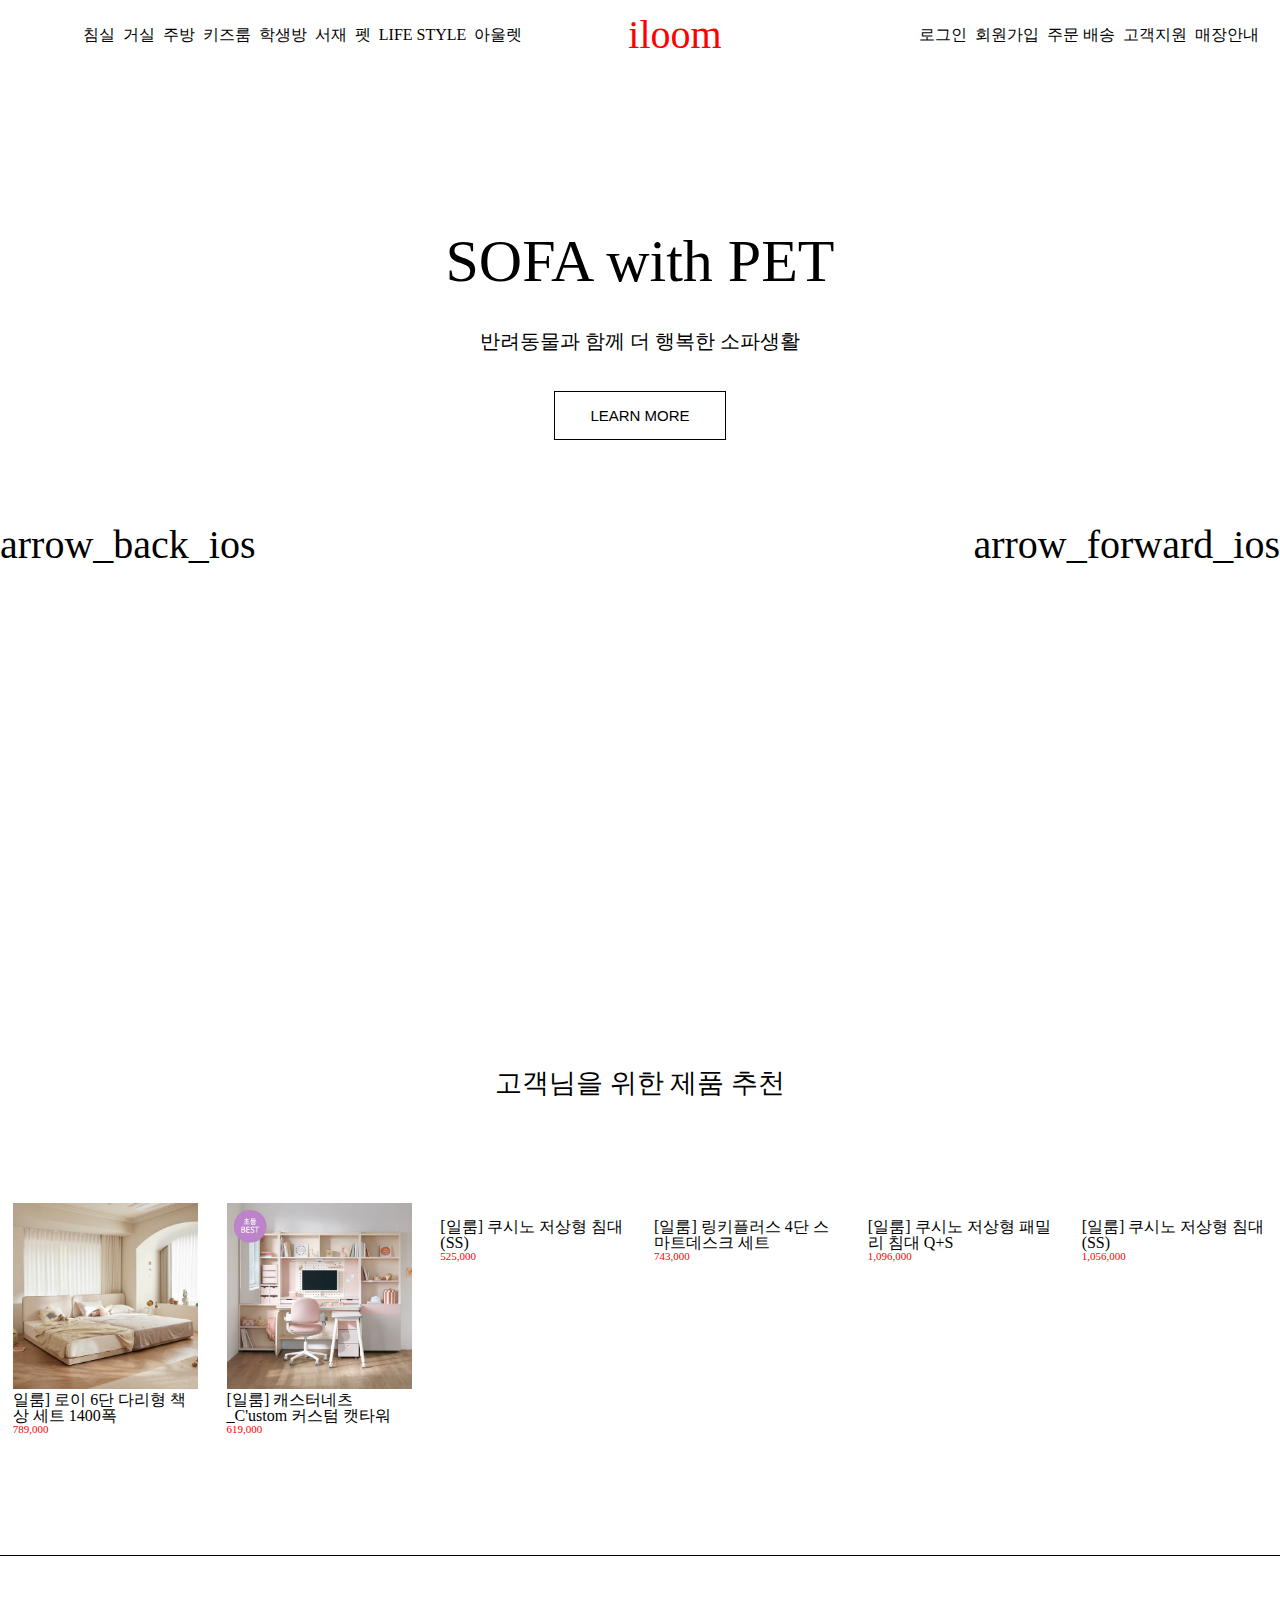
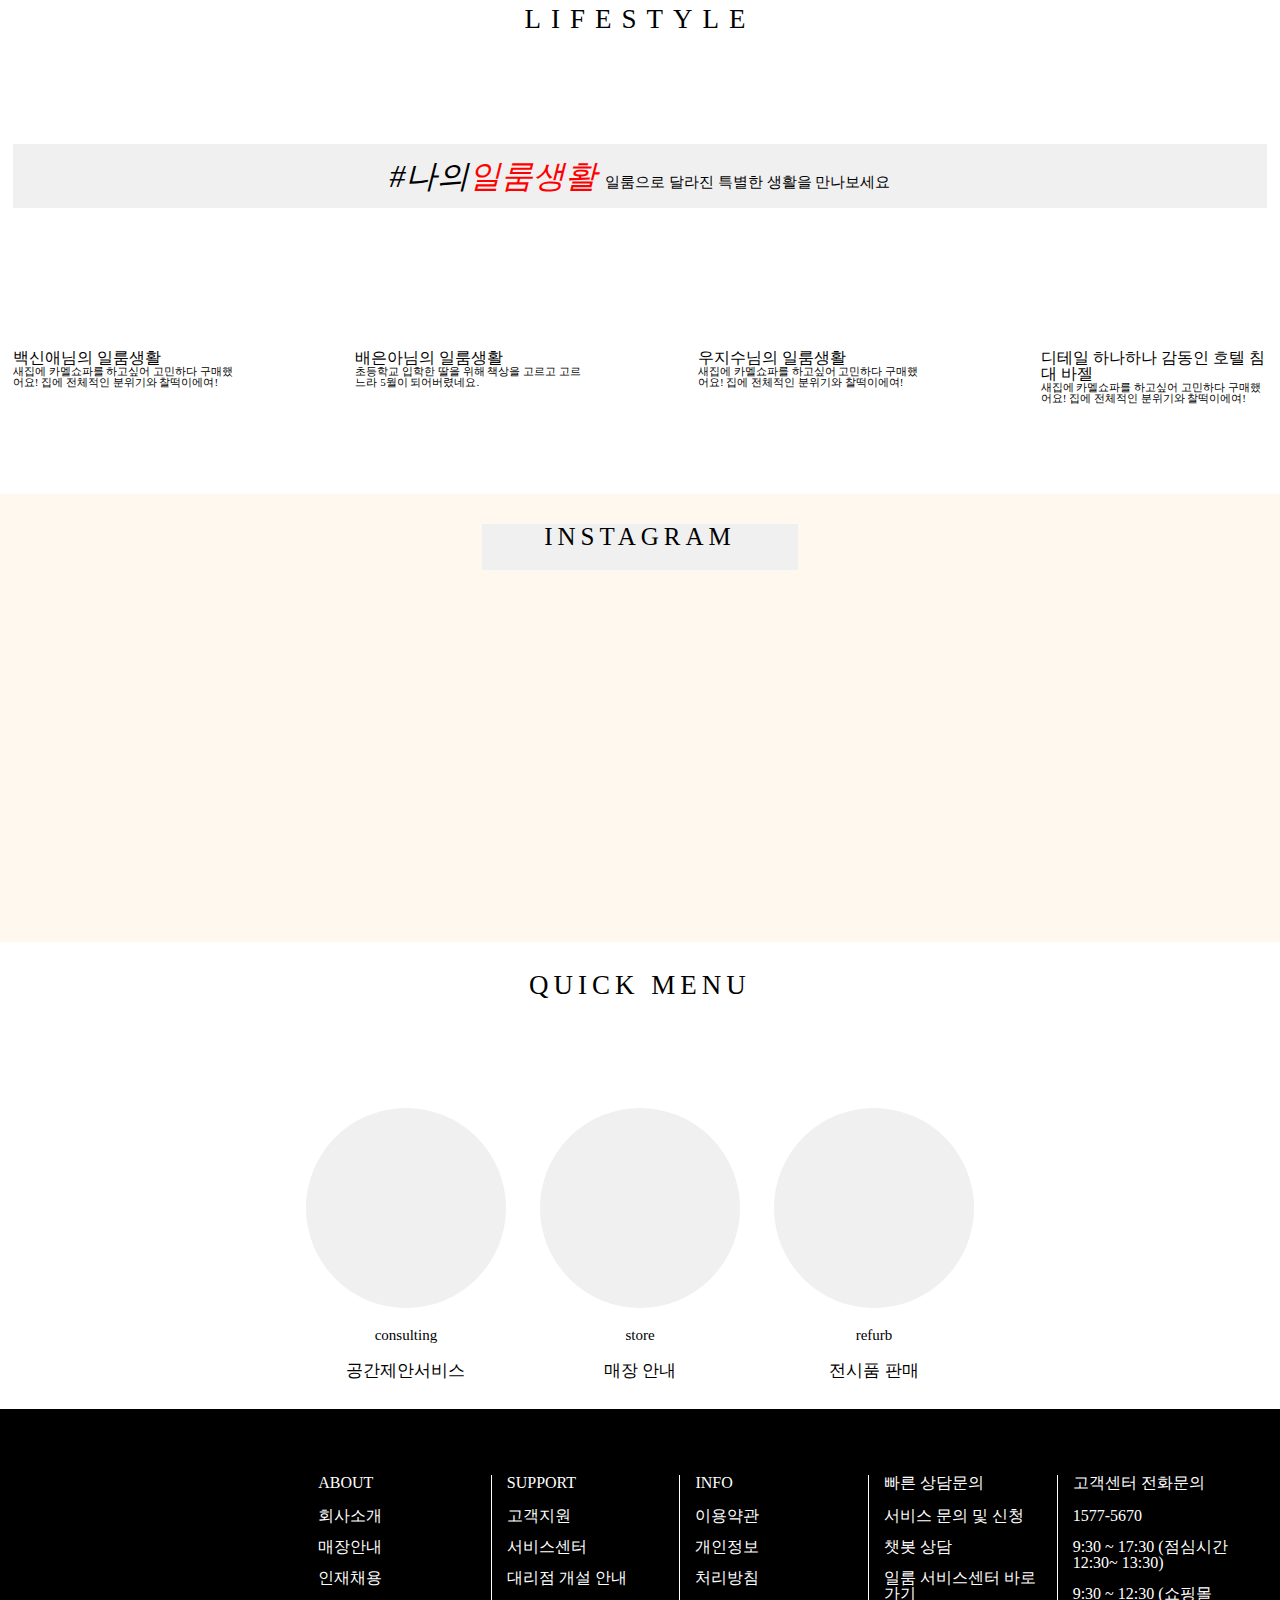
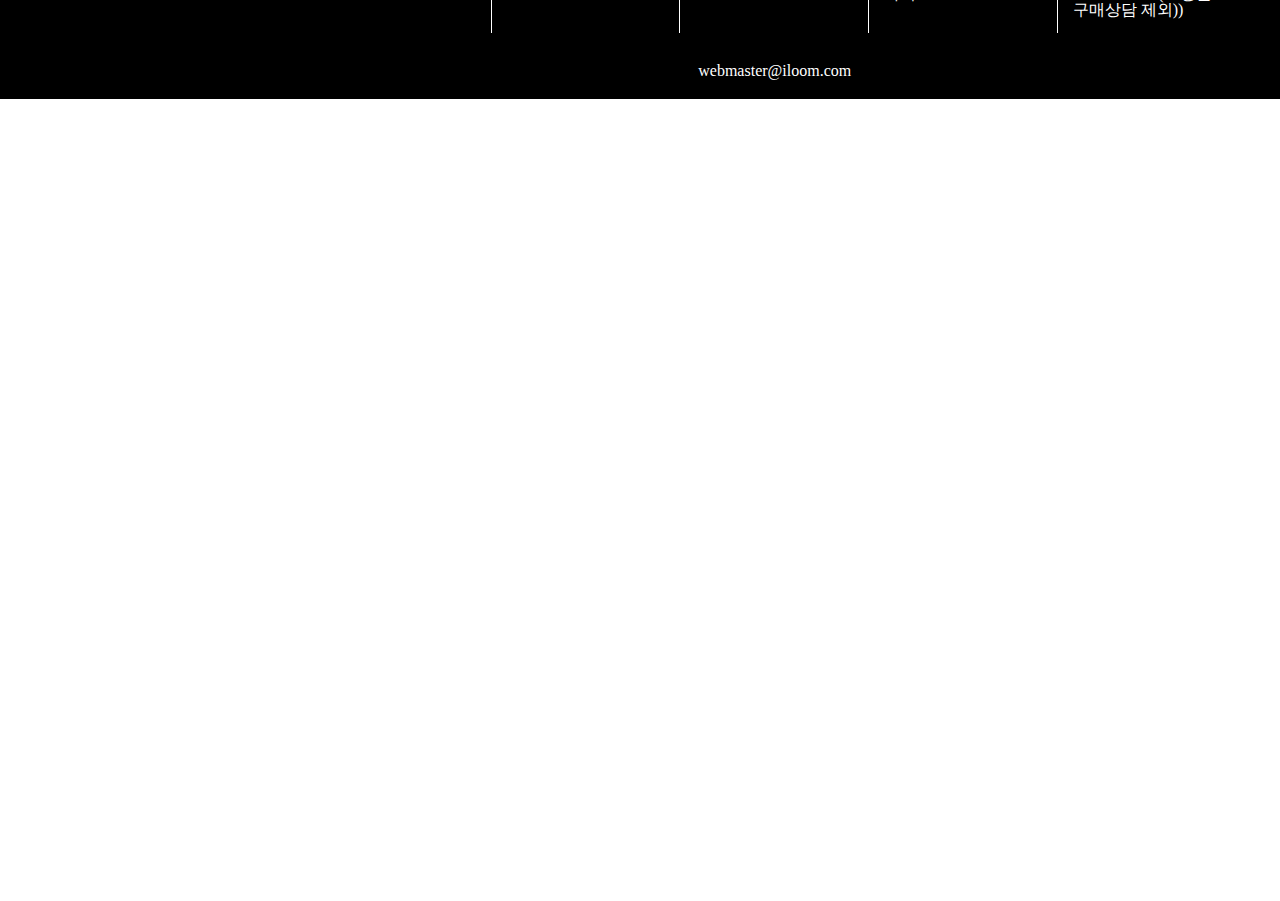
<file: index.html>
<!DOCTYPE html>
<html lang="ko">
<head>
  <meta charset="UTF-8">
  <meta http-equiv="X-UA-Compatible" content="IE=edge">
  <meta name="viewport" content="width=device-width, initial-scale=1.0">
  <title>iloom_main</title>
  <link rel="stylesheet" href="./css/reset.css">
  <link rel="stylesheet" href="./css/index.css">
  <link rel="stylesheet" href="./css/index_media.css">
  <script
  src="https://code.jquery.com/jquery-3.6.0.min.js"
  integrity="sha256-/xUj+3OJU5yExlq6GSYGSHk7tPXikynS7ogEvDej/m4="
  crossorigin="anonymous"></script>  
  <script defer src="./js/index.js"></script>
  <link rel="stylesheet" href="https://fonts.googleapis.com/css2?family=Material+Symbols+Outlined:opsz,wght,FILL,GRAD@48,400,0,0" />
  <link rel="stylesheet" href="https://fonts.googleapis.com/css2?family=Material+Symbols+Outlined:opsz,wght,FILL,GRAD@48,400,0,0" />
</head>
<body>
  <div id="wrap">
    <header>
      <div>
        <h1><a href="./index.html">iloom</a></h1>
        <nav>
          <ul>
            <li><a href="./sub02.html">침실</a></li>
            <li><a href="./sub02.html">거실</a></li>
            <li><a href="./sub02.html">주방</a></li>
            <li><a href="./sub02.html">키즈룸</a></li>
            <li><a href="./sub02.html">학생방</a></li>
            <li><a href="./sub02.html">서재</a></li>
            <li><a href="./sub02.html">펫</a></li>
            <li><a href="./sub01.html">LIFE STYLE</a></li>
            <li><a href="./sub02.html">아울렛</a></li>
          </ul>

          <p class="close"></p>
        </nav>

        <div class="abc">
          <ul>
            <li><a href="#">로그인</a></li>
            <li><a href="#">회원가입</a></li>
            <li><a href="#">주문 배송</a></li>
            <li><a href="#">고객지원</a></li>
            <li><a href="#">매장안내</a></li>
          </ul>
          <ul>
            <li><a href="#"></a></li>
            <li><a href="#"></a></li>
          </ul>
        </div>
      </div>
  <p class="btn">
    <span></span>
    <span></span>
    <span></span>
    <span></span>
  </p>

  
  </header>

  <article id="box00">
    <h3 class="hide">매인갤러리</h3>
    <div class="gal">
      <div class="sh">
        <div class="al">
          <ul>
            <li class="no01">
                <dl>
                  <dt>SOFA with PET</dt>
                  <dd>반려동물과 함께 더 행복한 소파생활</dd>
                  <dd>
                    <button type="button">learn more</button></dd>
                </dl>
            </li>
      
            <li class="no02">
                <dl>
                  <dt>B A S E L</dt>
                  <dd>우리 집에서 맞이하는 화이트 무드 호텔 침실, 바젤 시리즈</dd>
                  <dd><button type="button">learn more</button></dd>
                </dl>
            </li>
      
            <li class="no03">
                <dl>
                  <dt>제롬 키즈 모션 데스크</dt>
                  <dd>세계 3대 디자인 어워드 그랜드 슬램 기념 프로모션</dd>
                  <dd><button type="button">learn more</button></dd>
                </dl>
            </li>
      
            <li class="no04">
                <dl>
                  <dt>'취향을 살다, 취향을 사다'프로모션</dt>
                  <dd>당신의 취향에 꼭 맞는 가구를 가장 좋은 혜택으로 만나보세요</dd>
                  <dd><button type="button">promotion</button></dd>
                </dl>
            </li>
      
            <li class="no05">
                <dl>
                  <dt>VANCOUVER</dt>
                  <dd>미니멀 거실 인테리어를 완성해줄 컴팩트 소파, 밴쿠버</dd>
                  <dd><button type="button">learn more</button></dd>
                </dl>
            </li>
      
            <li class="no06">
                <dl>
                  <dt>ONNOT</dt>
                  <dd>슬림한 디자인의 원형 테이블로 만드는 나만의 홈카페, 오노트</dd>
                  <dd><button type="button">learn more</button></dd>
                </dl>
            </li>
      
            <li class="no07">
                <dl>
                  <dt>DIGITAL VR SHOWROOM</dt>
                  <dd>우리집에서 만나는 일룸 매장</dd>
                  <dd><button type="button">visit now</button></dd>
                </dl>
            </li>
          </ul>
        </div>
          <p class="pre">
            <span class="material-symbols-outlined">
              arrow_forward_ios
              </span>
          </p>
          <p class="nex">
           
              <span class="material-symbols-outlined">
                arrow_back_ios
                </span>
          </p>
      </div>
    </div>
    
    
  </article>
  
  <div id="box01">
    <article>
      <h3>고객님을 위한 제품 추천</h3>
<div class="gallery">
  <div class="show">
      <div class="all">
      <figure>
        <img src="./images/box01_1.jpg" alt="box01">
        <figcaption>
          <dl>
            <dt>일룸] 로이 6단 다리형 책상 세트 1400폭</dt>
            <dd>789,000</dd>
          </dl>      
        </figcaption>
      </figure>

      <figure>
        <img src="./images/box01_2.jpg" alt="box02">
        <figcaption>
          <dl>
            <dt>[일룸] 캐스터네츠_C'ustom 커스텀 캣타워</dt>
            <dd>619,000</dd>
          </dl>
        </figcaption>
      </figure>

      <figure>
        <img src="./images/box01_3.jpg" alt="box03">
        <figcaption>
          <dl>
            <dt>[일룸] 쿠시노 저상형 침대(SS)</dt>
            <dd>525,000</dd>
          </dl>
        </figcaption>
      </figure>

      <figure>
        <img src="./images/box01_4.jpg" alt="box04">
        <figcaption>
          <dl>
            <dt>[일룸] 링키플러스 4단 스마트데스크 세트</dt>
            <dd>743,000</dd>
          </dl>
          </figcaption>
      </figure>

      <figure>
        <img src="./images/box01_5.jpg" alt="box05">
        <figcaption>
          <dl>
            <dt>[일룸] 쿠시노 저상형 패밀리 침대 Q+S</dt>
            <dd>1,096,000</dd>
          </dl>
        </figcaption>
      </figure>

      <figure>
        <img src="./images/box01_6.jpg" alt="box06">
        <figcaption>
          <dl>
            <dt>[일룸] 쿠시노 저상형 침대(SS)</dt>
            <dd>1,056,000</dd>
          </dl>
        </figcaption>
      </figure>
    </div>
  </div>
    <p class="prev">
      
        <span class="material-symbols-outlined">
          arrow_back_ios
          </span>
    </p>
    <p class="next">
      <span class="material-symbols-outlined">
        arrow_forward_ios
        </span>
    </p>
  </div>
    </article>
  </div>

  <div id="box02">
    <article>
      <h3>LIFESTYLE</h3>
        <ul>
          <li><a href="#"><img src="./images/box02_1.jpg" alt="box02_1"></a></li>
          <li><a href="#"><img src="./images/box02_2.jpg" alt="box02_2"></a></li>
          <li><a href="#"><img src="./images/box02_3.jpg" alt="box02_3"></a></li>
        </ul>
    </article>
  </div>

  <div id="box03">
    <article>
      <h3>#나의<span>일룸생활</span> <i>일룸으로 달라진 특별한 생활을 만나보세요</i></h3>
      
      <div class="gallery">
        <div class="show">
          <div class="all">
      <figure>
        <img src="./images/box03_1.jpg" alt="box03_1.jpg">
        <figcaption>
        <dl>
          <dt>백신애님의 일룸생활</dt>
          <dd>새집에 카멜쇼파를 하고싶어 고민하다 구매했어요! 집에 전체적인 분위기와 찰떡이에여! </dd>
      </dl>
      </figcaption>
      </figure>

      <figure>
        <img src="./images/box03_2.jpg" alt="box03_2.jpg">
        <figcaption>
        <dl>
          <dt> 배은아님의 일룸생활</dt>
          <dd>초등학교 입학한 딸을 위해 책상을 고르고 고르느라 5월이 되어버렸네요.</dd>
      </dl>
      </figcaption>
      </figure>

      <figure>
        <img src="./images/box03_3.jpg" alt="box03_3.jpg">
        <figcaption>
        <dl>
          <dt>우지수님의 일룸생활</dt>
          <dd>새집에 카멜쇼파를 하고싶어 고민하다 구매했어요! 집에 전체적인 분위기와 찰떡이에여! </dd>
        </dl>
        </figcaption>
      </figure>

      <figure>
        <img src="./images/box03_4.jpg" alt="box03_4.jpg">
        <figcaption>
        <dl>
          <dt>디테일 하나하나 감동인 호텔 침대 바젤</dt>
          <dd>새집에 카멜쇼파를 하고싶어 고민하다 구매했어요! 집에 전체적인 분위기와 찰떡이에여! </dd>
        </dl>
        </figcaption>
      </figure>
        </div>  
      </div>
    </div>
    </article>
  </div>

  <div id="box04">
    <article>
      <h3>instagram</h3>
      <ul>
        <li><a href="#"><img src="./images/box04_1.jpg" alt="box04_1.jpg"></a></li>
        <li><a href="#"><img src="./images/box04_2.jpg" alt="box04_2.jpg"></a></li>
        <li><a href="#"><img src="./images/box04_3.jpg" alt="box04_3.jpg"></a></li>
        <li><a href="#"><img src="./images/box04_4.jpg" alt="box04_4.jpg"></a></li>
        <li><a href="#"><img src="./images/box04_5.jpg" alt="box04_5.jpg"></a></li>
      </ul>
    </article>
  </div>

  <div id="box05">
    <aside>
      <h3>quick menu</h3>
      <ul>
        <li>
          <span></span>
          <dl>
            <dt>consulting</dt>
            <dd>공간제안서비스</dd>
          </dl>
        </li>

        <li>
          <span></span>
          <dl>
            <dt>store</dt>
            <dd>매장 안내</dd>
          </dl>
        </li>

        <li>
          <span></span>
          <dl>
            <dt>refurb</dt>
            <dd>전시품 판매</dd>
          </dl>
        </li>
      </ul>
    </aside>
  </div>

  <footer>
    <div>
      <h3><img src="./images/footer_logo.png" alt="logo"></h3>
    <div>
      <dl>
        <dt>ABOUT</dt>
        <dd>회사소개</dd>
        <dd>매장안내</dd>
        <dd>인재채용</dd>
      </dl>

      <dl>
        <dt>SUPPORT</dt>
        <dd>고객지원</dd>
        <dd>서비스센터</dd>
        <dd>대리점 개설 안내</dd>
      </dl>

      <dl>
        <dt>INFO</dt>
        <dd>이용약관</dd>
        <dd>개인정보</dd>
        <dd>처리방침</dd>
      </dl>

      <dl>
        <dt>빠른 상담문의</dt>
        <dd>
          <a href="#">서비스 문의 및 신청</a>
        </dd>
        <dd>
          <a href="#">챗봇 상담</a>
        </dd>
        <dd>
          <a href="#">일룸 서비스센터 바로가기</a>
        </dd>
      </dl>

      <dl>
        <dt>고객센터 전화문의</dt>
        <dd><a href="tel:1577-5670">1577-5670</a></dd>
        <dd>9:30 ~ 17:30 (점심시간 12:30~ 13:30)</dd>
        <dd>9:30 ~ 12:30 (쇼핑몰 구매상담 제외))</dd>
      </dl>
    </div>
    
    <p id="footer_top" name="on"><a href="#">^</a></p>
    


    <small>
      webmaster@iloom.com
    </small>
  </div>
  </footer>
</div>
</body>
</html>
</file>
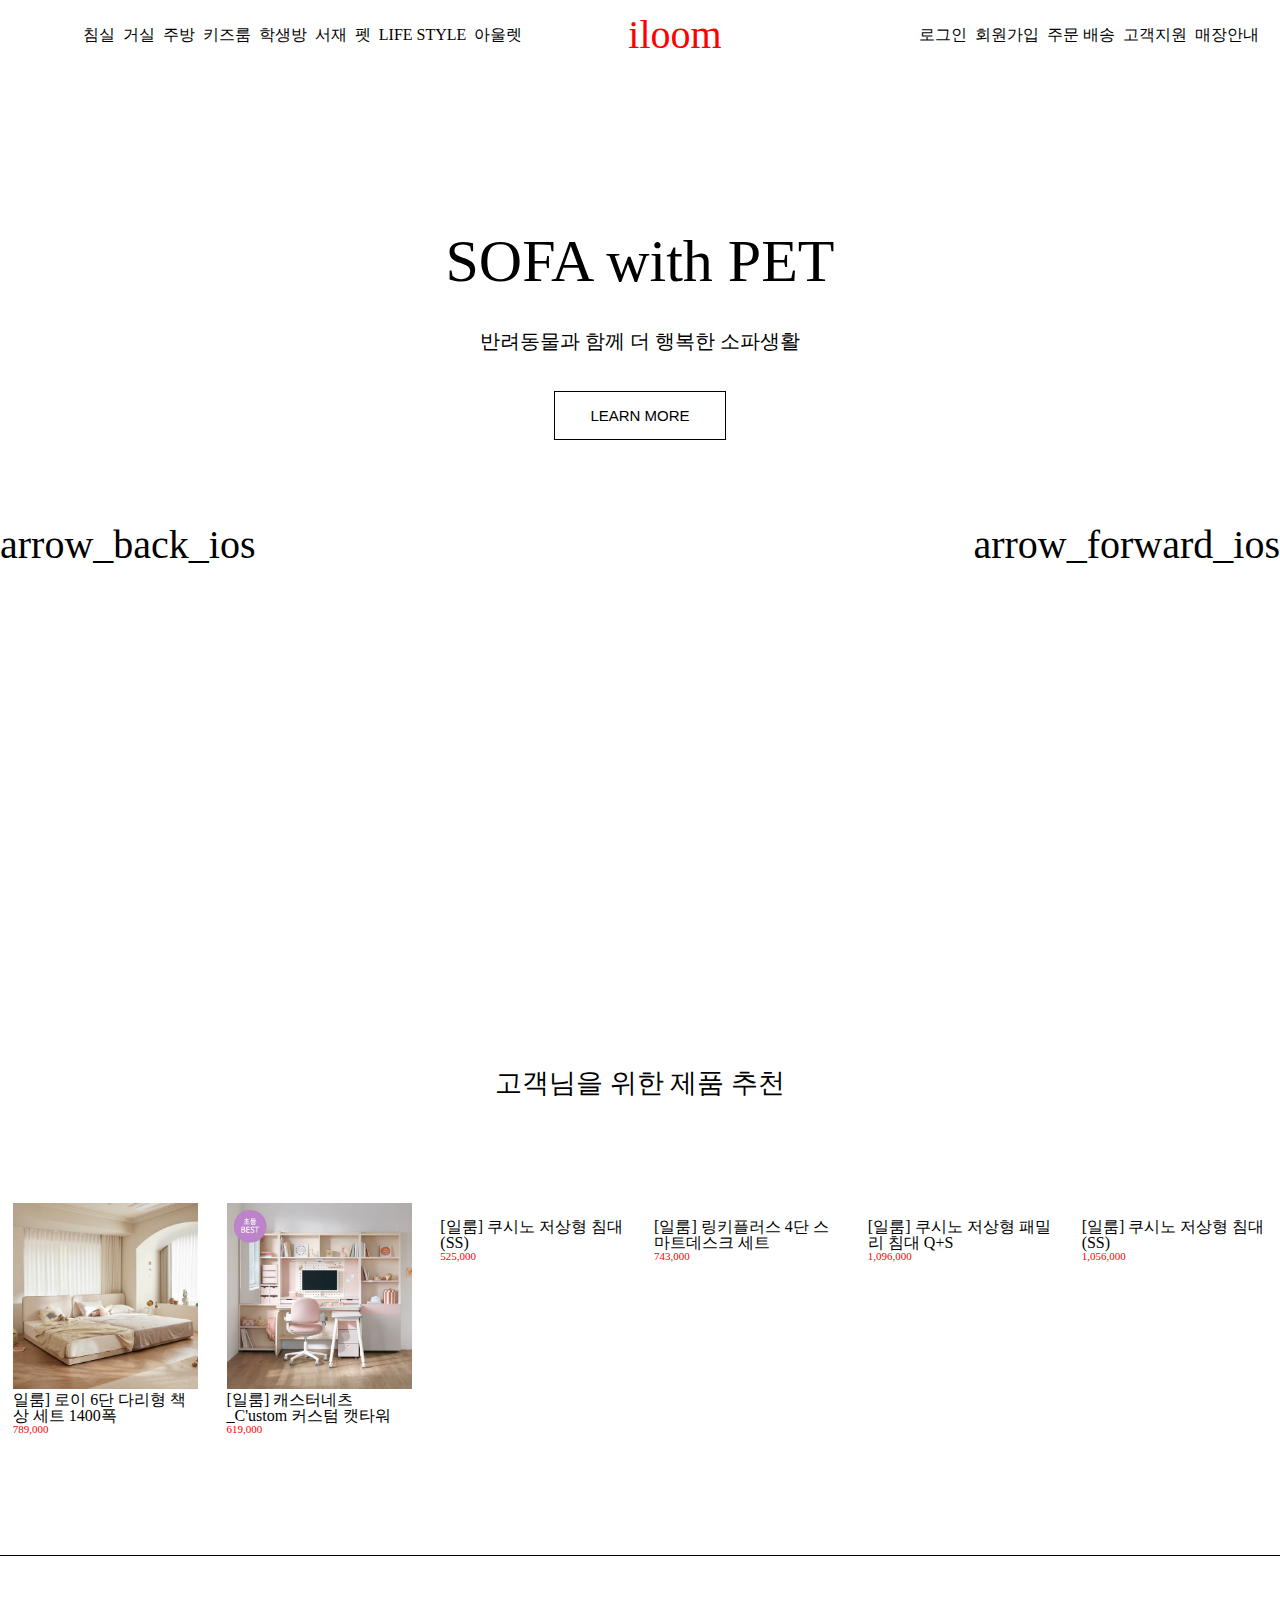
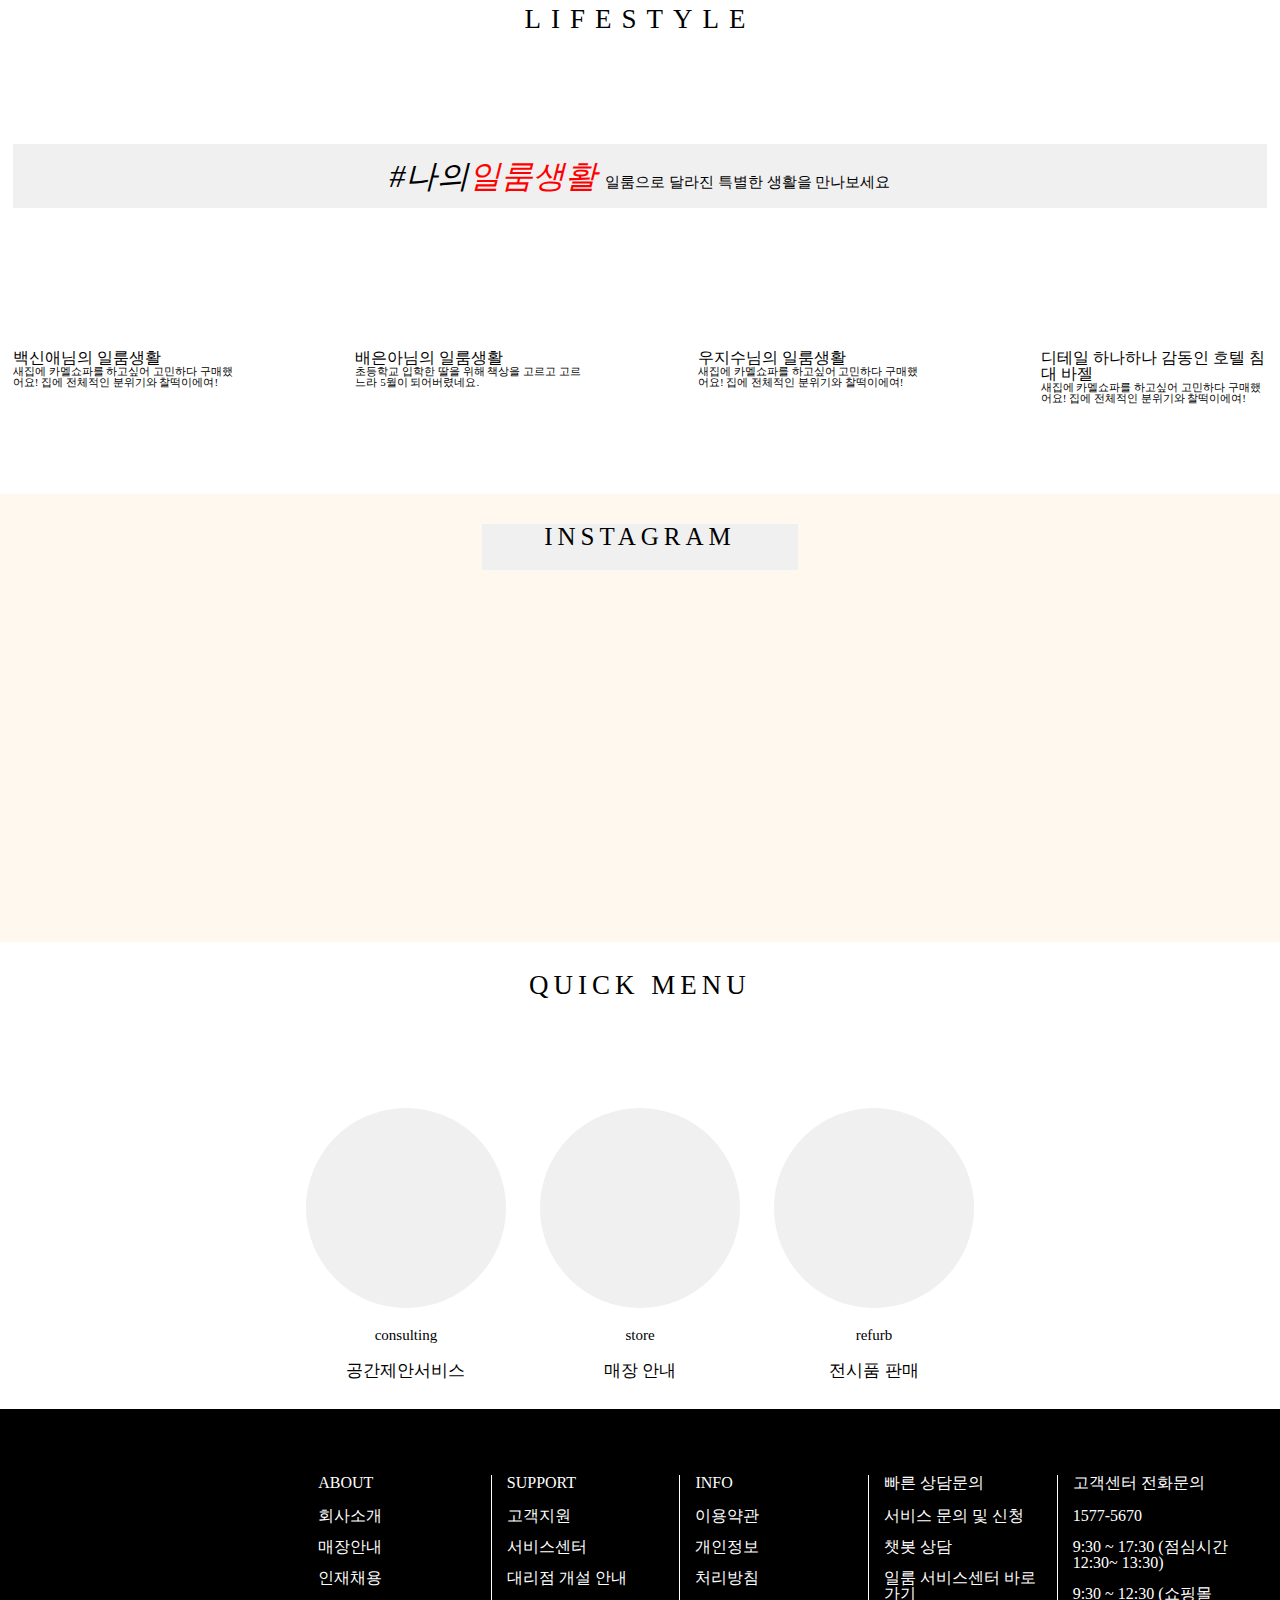
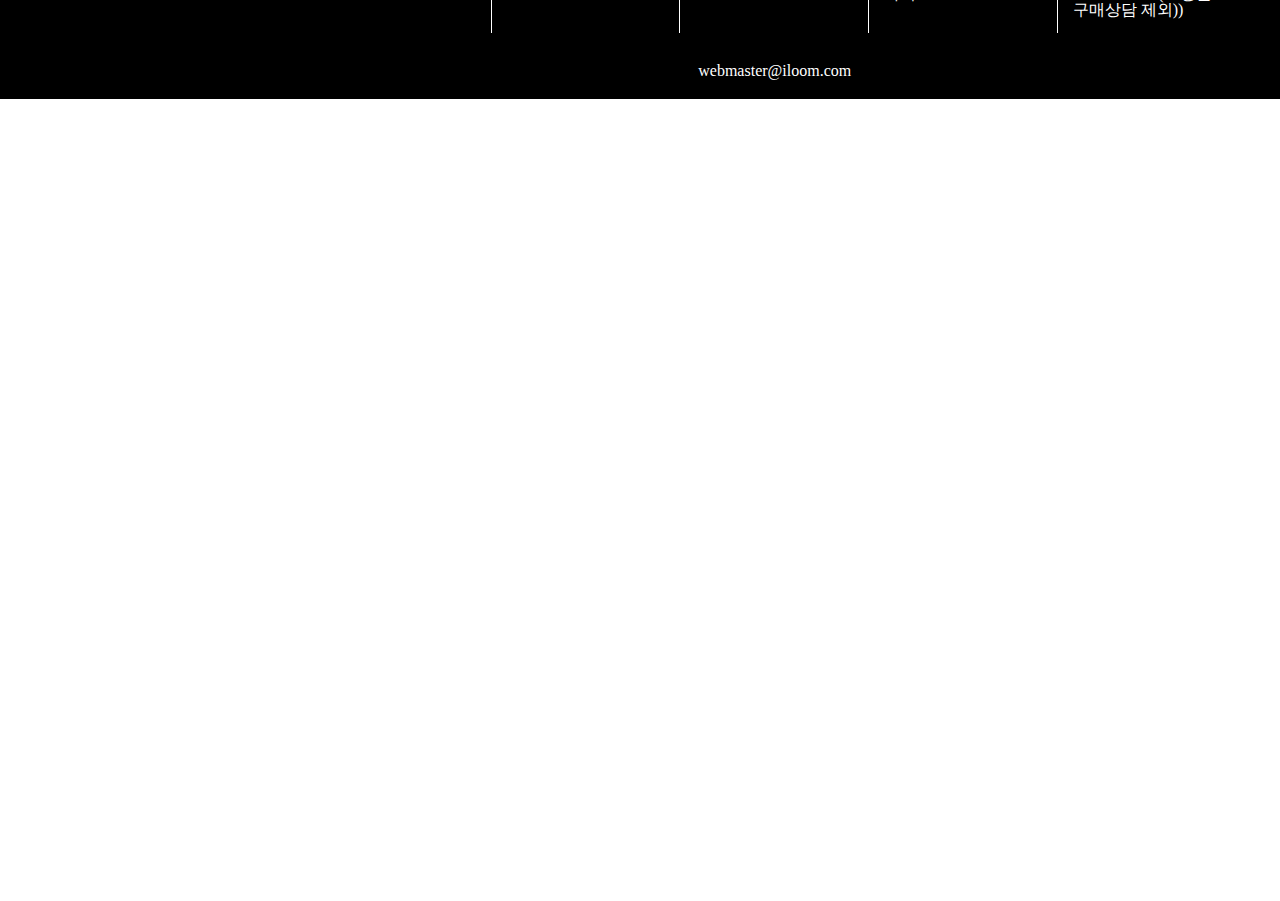
<file: main.html>
<!DOCTYPE html>
<html lang="ko">
<head>
  <meta charset="UTF-8">
  <meta http-equiv="X-UA-Compatible" content="IE=edge">
  <meta name="viewport" content="width=device-width, initial-scale=1.0">
  <title>iloom_main</title>
  <link rel="stylesheet" href="./css/reset.css">
  <link rel="stylesheet" href="./css/main.css">
  <link rel="stylesheet" href="./css/main_media.css">
  <script
  src="https://code.jquery.com/jquery-3.6.0.min.js"
  integrity="sha256-/xUj+3OJU5yExlq6GSYGSHk7tPXikynS7ogEvDej/m4="
  crossorigin="anonymous"></script>  
  <script defer src="./js/main.js"></script>
  <link rel="stylesheet" href="https://fonts.googleapis.com/css2?family=Material+Symbols+Outlined:opsz,wght,FILL,GRAD@48,400,0,0" />
  <link rel="stylesheet" href="https://fonts.googleapis.com/css2?family=Material+Symbols+Outlined:opsz,wght,FILL,GRAD@48,400,0,0" />
</head>
<body>
  <div id="wrap">
    <header>
      <div>
        <h1><a href="./main.html">iloom</a></h1>
        <nav>
          <ul>
            <li><a href="./sub02.html">침실</a></li>
            <li><a href="./sub02.html">거실</a></li>
            <li><a href="./sub02.html">주방</a></li>
            <li><a href="./sub02.html">키즈룸</a></li>
            <li><a href="./sub02.html">학생방</a></li>
            <li><a href="./sub02.html">서재</a></li>
            <li><a href="./sub02.html">펫</a></li>
            <li><a href="./sub01.html">LIFE STYLE</a></li>
            <li><a href="./sub02.html">아울렛</a></li>
          </ul>

          <p class="close"></p>
        </nav>

        <div class="abc">
          <ul>
            <li><a href="#">로그인</a></li>
            <li><a href="#">회원가입</a></li>
            <li><a href="#">주문 배송</a></li>
            <li><a href="#">고객지원</a></li>
            <li><a href="#">매장안내</a></li>
          </ul>
          <ul>
            <li><a href="#"></a></li>
            <li><a href="#"></a></li>
          </ul>
        </div>
      </div>
  <p class="btn">
    <span></span>
    <span></span>
    <span></span>
    <span></span>
  </p>

  
  </header>

  <article id="box00">
    <h3 class="hide">매인갤러리</h3>
    <div class="gal">
      <div class="sh">
        <div class="al">
          <ul>
            <li class="no01">
                <dl>
                  <dt>SOFA with PET</dt>
                  <dd>반려동물과 함께 더 행복한 소파생활</dd>
                  <dd>
                    <button type="button">learn more</button></dd>
                </dl>
            </li>
      
            <li class="no02">
                <dl>
                  <dt>B A S E L</dt>
                  <dd>우리 집에서 맞이하는 화이트 무드 호텔 침실, 바젤 시리즈</dd>
                  <dd><button type="button">learn more</button></dd>
                </dl>
            </li>
      
            <li class="no03">
                <dl>
                  <dt>제롬 키즈 모션 데스크</dt>
                  <dd>세계 3대 디자인 어워드 그랜드 슬램 기념 프로모션</dd>
                  <dd><button type="button">learn more</button></dd>
                </dl>
            </li>
      
            <li class="no04">
                <dl>
                  <dt>'취향을 살다, 취향을 사다'프로모션</dt>
                  <dd>당신의 취향에 꼭 맞는 가구를 가장 좋은 혜택으로 만나보세요</dd>
                  <dd><button type="button">promotion</button></dd>
                </dl>
            </li>
      
            <li class="no05">
                <dl>
                  <dt>VANCOUVER</dt>
                  <dd>미니멀 거실 인테리어를 완성해줄 컴팩트 소파, 밴쿠버</dd>
                  <dd><button type="button">learn more</button></dd>
                </dl>
            </li>
      
            <li class="no06">
                <dl>
                  <dt>ONNOT</dt>
                  <dd>슬림한 디자인의 원형 테이블로 만드는 나만의 홈카페, 오노트</dd>
                  <dd><button type="button">learn more</button></dd>
                </dl>
            </li>
      
            <li class="no07">
                <dl>
                  <dt>DIGITAL VR SHOWROOM</dt>
                  <dd>우리집에서 만나는 일룸 매장</dd>
                  <dd><button type="button">visit now</button></dd>
                </dl>
            </li>
          </ul>
        </div>
          <p class="pre">
            <span class="material-symbols-outlined">
              arrow_forward_ios
              </span>
          </p>
          <p class="nex">
           
              <span class="material-symbols-outlined">
                arrow_back_ios
                </span>
          </p>
      </div>
    </div>
    
    
  </article>
  
  <div id="box01">
    <article>
      <h3>고객님을 위한 제품 추천</h3>
<div class="gallery">
  <div class="show">
      <div class="all">
      <figure>
        <img src="./images/box01_1.jpg" alt="box01">
        <figcaption>
          <dl>
            <dt>일룸] 로이 6단 다리형 책상 세트 1400폭</dt>
            <dd>789,000</dd>
          </dl>      
        </figcaption>
      </figure>

      <figure>
        <img src="./images/box01_2.jpg" alt="box02">
        <figcaption>
          <dl>
            <dt>[일룸] 캐스터네츠_C'ustom 커스텀 캣타워</dt>
            <dd>619,000</dd>
          </dl>
        </figcaption>
      </figure>

      <figure>
        <img src="./images/box01_3.jpg" alt="box03">
        <figcaption>
          <dl>
            <dt>[일룸] 쿠시노 저상형 침대(SS)</dt>
            <dd>525,000</dd>
          </dl>
        </figcaption>
      </figure>

      <figure>
        <img src="./images/box01_4.jpg" alt="box04">
        <figcaption>
          <dl>
            <dt>[일룸] 링키플러스 4단 스마트데스크 세트</dt>
            <dd>743,000</dd>
          </dl>
          </figcaption>
      </figure>

      <figure>
        <img src="./images/box01_5.jpg" alt="box05">
        <figcaption>
          <dl>
            <dt>[일룸] 쿠시노 저상형 패밀리 침대 Q+S</dt>
            <dd>1,096,000</dd>
          </dl>
        </figcaption>
      </figure>

      <figure>
        <img src="./images/box01_6.jpg" alt="box06">
        <figcaption>
          <dl>
            <dt>[일룸] 쿠시노 저상형 침대(SS)</dt>
            <dd>1,056,000</dd>
          </dl>
        </figcaption>
      </figure>
    </div>
  </div>
    <p class="prev">
      
        <span class="material-symbols-outlined">
          arrow_back_ios
          </span>
    </p>
    <p class="next">
      <span class="material-symbols-outlined">
        arrow_forward_ios
        </span>
    </p>
  </div>
    </article>
  </div>

  <div id="box02">
    <article>
      <h3>LIFESTYLE</h3>
        <ul>
          <li><a href="#"><img src="./images/box02_1.jpg" alt="box02_1"></a></li>
          <li><a href="#"><img src="./images/box02_2.jpg" alt="box02_2"></a></li>
          <li><a href="#"><img src="./images/box02_3.jpg" alt="box02_3"></a></li>
        </ul>
    </article>
  </div>

  <div id="box03">
    <article>
      <h3>#나의<span>일룸생활</span> <i>일룸으로 달라진 특별한 생활을 만나보세요</i></h3>
      
      <div class="gallery">
        <div class="show">
          <div class="all">
      <figure>
        <img src="./images/box03_1.jpg" alt="box03_1.jpg">
        <figcaption>
        <dl>
          <dt>백신애님의 일룸생활</dt>
          <dd>새집에 카멜쇼파를 하고싶어 고민하다 구매했어요! 집에 전체적인 분위기와 찰떡이에여! </dd>
      </dl>
      </figcaption>
      </figure>

      <figure>
        <img src="./images/box03_2.jpg" alt="box03_2.jpg">
        <figcaption>
        <dl>
          <dt> 배은아님의 일룸생활</dt>
          <dd>초등학교 입학한 딸을 위해 책상을 고르고 고르느라 5월이 되어버렸네요.</dd>
      </dl>
      </figcaption>
      </figure>

      <figure>
        <img src="./images/box03_3.jpg" alt="box03_3.jpg">
        <figcaption>
        <dl>
          <dt>우지수님의 일룸생활</dt>
          <dd>새집에 카멜쇼파를 하고싶어 고민하다 구매했어요! 집에 전체적인 분위기와 찰떡이에여! </dd>
        </dl>
        </figcaption>
      </figure>

      <figure>
        <img src="./images/box03_4.jpg" alt="box03_4.jpg">
        <figcaption>
        <dl>
          <dt>디테일 하나하나 감동인 호텔 침대 바젤</dt>
          <dd>새집에 카멜쇼파를 하고싶어 고민하다 구매했어요! 집에 전체적인 분위기와 찰떡이에여! </dd>
        </dl>
        </figcaption>
      </figure>
        </div>  
      </div>
    </div>
    </article>
  </div>

  <div id="box04">
    <article>
      <h3>instagram</h3>
      <ul>
        <li><a href="#"><img src="./images/box04_1.jpg" alt="box04_1.jpg"></a></li>
        <li><a href="#"><img src="./images/box04_2.jpg" alt="box04_2.jpg"></a></li>
        <li><a href="#"><img src="./images/box04_3.jpg" alt="box04_3.jpg"></a></li>
        <li><a href="#"><img src="./images/box04_4.jpg" alt="box04_4.jpg"></a></li>
        <li><a href="#"><img src="./images/box04_5.jpg" alt="box04_5.jpg"></a></li>
      </ul>
    </article>
  </div>

  <div id="box05">
    <aside>
      <h3>quick menu</h3>
      <ul>
        <li>
          <span></span>
          <dl>
            <dt>consulting</dt>
            <dd>공간제안서비스</dd>
          </dl>
        </li>

        <li>
          <span></span>
          <dl>
            <dt>store</dt>
            <dd>매장 안내</dd>
          </dl>
        </li>

        <li>
          <span></span>
          <dl>
            <dt>refurb</dt>
            <dd>전시품 판매</dd>
          </dl>
        </li>
      </ul>
    </aside>
  </div>

  <footer>
    <div>
      <h3><img src="./images/footer_logo.png" alt="logo"></h3>
    <div>
      <dl>
        <dt>ABOUT</dt>
        <dd>회사소개</dd>
        <dd>매장안내</dd>
        <dd>인재채용</dd>
      </dl>

      <dl>
        <dt>SUPPORT</dt>
        <dd>고객지원</dd>
        <dd>서비스센터</dd>
        <dd>대리점 개설 안내</dd>
      </dl>

      <dl>
        <dt>INFO</dt>
        <dd>이용약관</dd>
        <dd>개인정보</dd>
        <dd>처리방침</dd>
      </dl>

      <dl>
        <dt>빠른 상담문의</dt>
        <dd>
          <a href="#">서비스 문의 및 신청</a>
        </dd>
        <dd>
          <a href="#">챗봇 상담</a>
        </dd>
        <dd>
          <a href="#">일룸 서비스센터 바로가기</a>
        </dd>
      </dl>

      <dl>
        <dt>고객센터 전화문의</dt>
        <dd><a href="tel:1577-5670">1577-5670</a></dd>
        <dd>9:30 ~ 17:30 (점심시간 12:30~ 13:30)</dd>
        <dd>9:30 ~ 12:30 (쇼핑몰 구매상담 제외))</dd>
      </dl>
    </div>
    
    <p id="footer_top" name="on"><a href="#">^</a></p>
    


    <small>
      webmaster@iloom.com
    </small>
  </div>
  </footer>
</div>
</body>
</html>
</file>
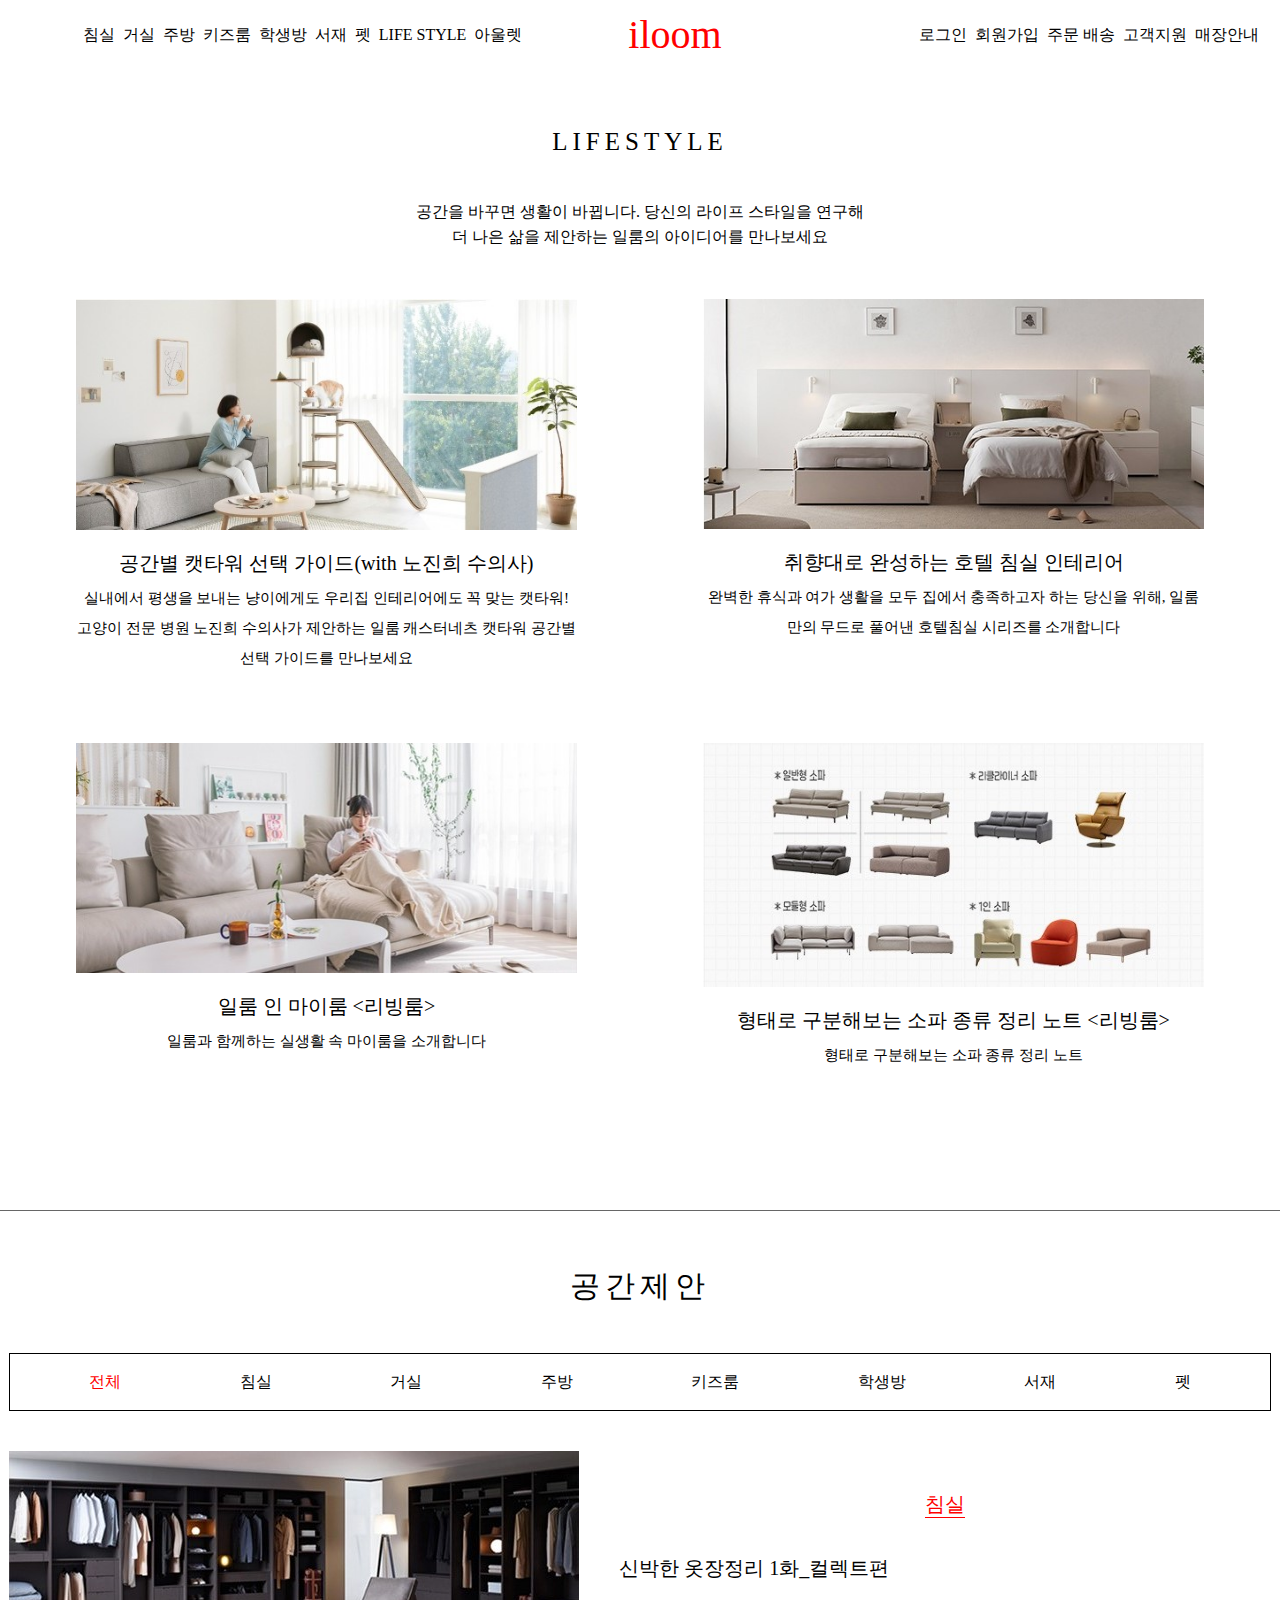
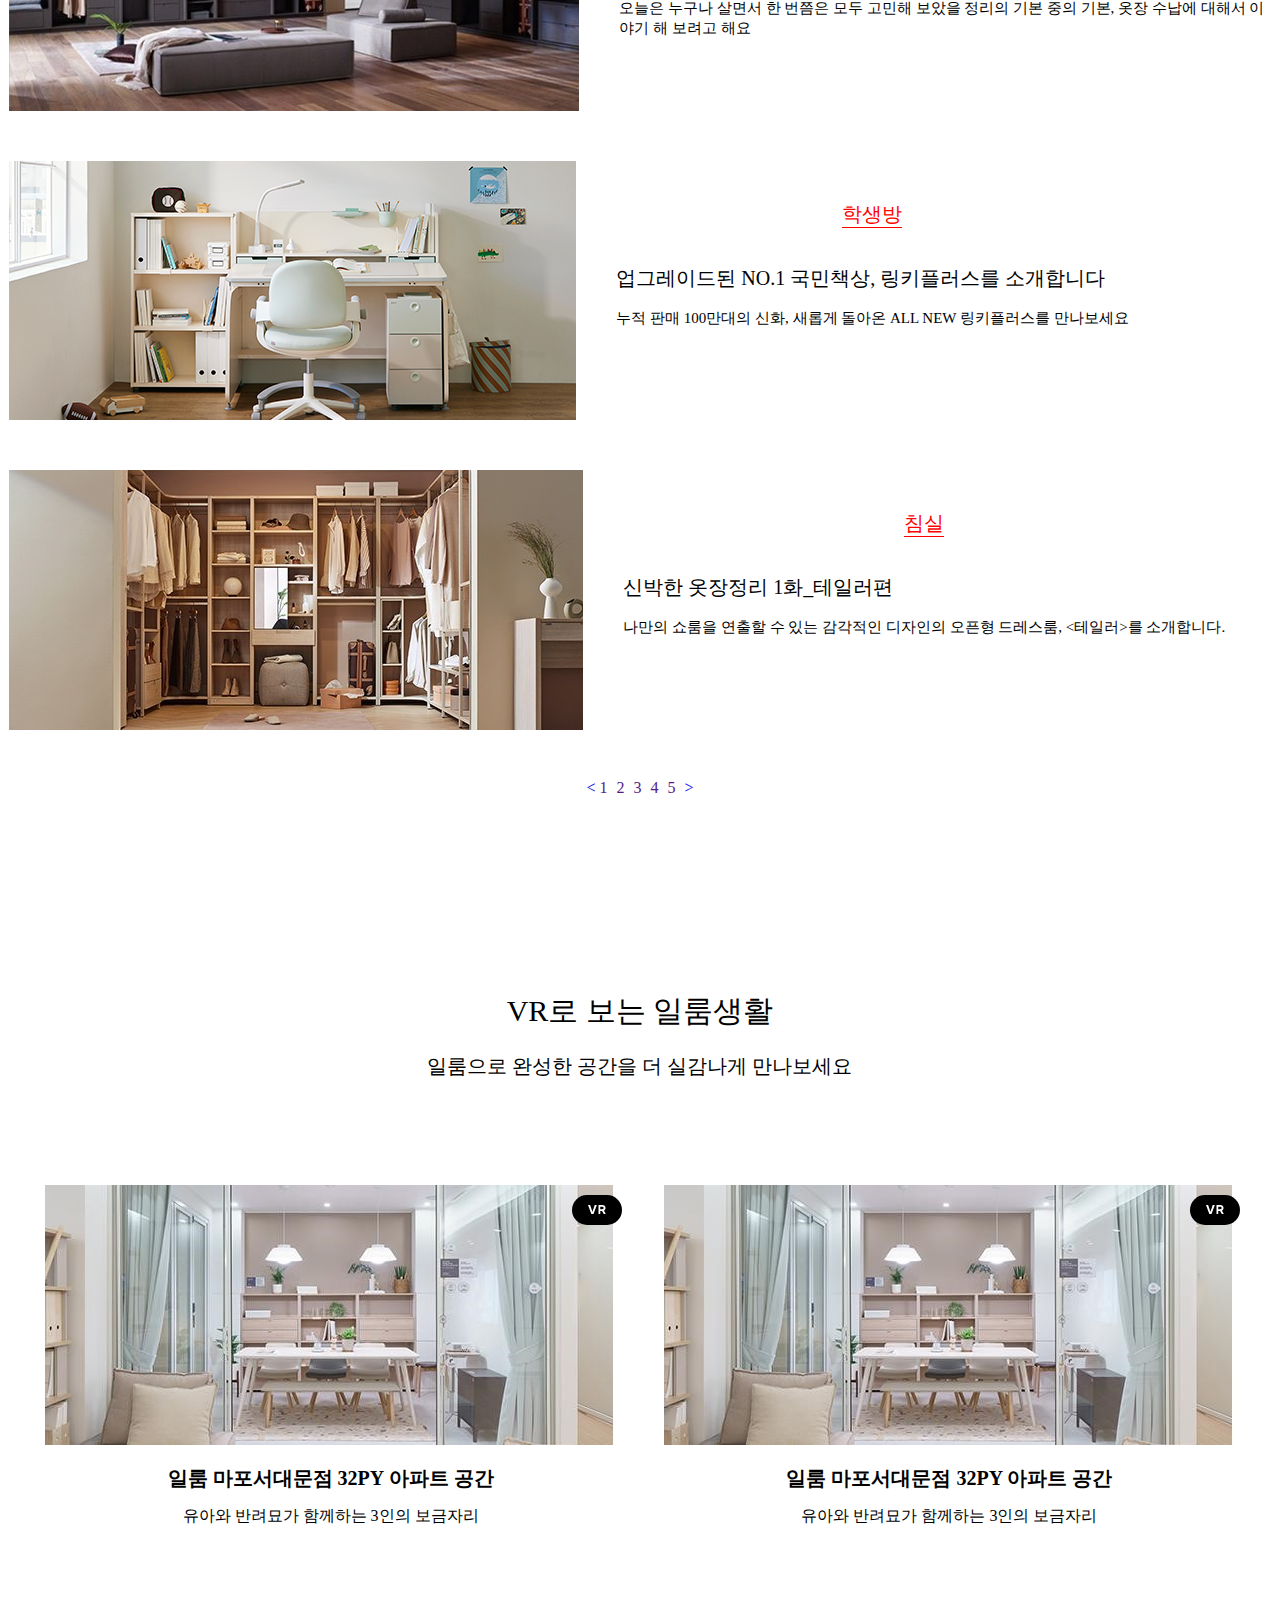
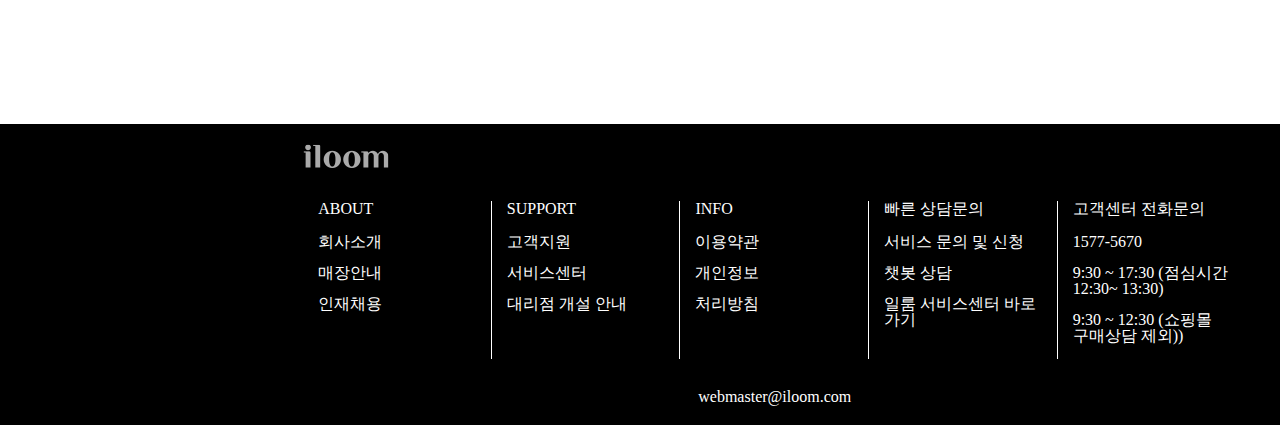
<file: sub01.html>
<!DOCTYPE html>
<html lang="ko">
<head>
  <meta charset="UTF-8">
  <meta http-equiv="X-UA-Compatible" content="IE=edge">
  <meta name="viewport" content="width=device-width, initial-scale=1.0">
  <title>iloom_sub01</title>
  <link rel="stylesheet" href="./css/reset.css">
  <link rel="stylesheet" href="./css/sub01.css">
  <link rel="stylesheet" href="./css/sub01_media.css">
  <script
  src="https://code.jquery.com/jquery-3.6.0.min.js"
  integrity="sha256-/xUj+3OJU5yExlq6GSYGSHk7tPXikynS7ogEvDej/m4="
  crossorigin="anonymous"></script>  
  <script defer src="./js/sub01.js"></script>
</head>
<body>
  <div id="wrap">
    <header>
      <div>
        <h1><a href="./index.html">iloom</a></h1>
        <nav>
          <ul>
            <li><a href="./sub02.html">침실</a></li>
            <li><a href="./sub02.html">거실</a></li>
            <li><a href="./sub02.html">주방</a></li>
            <li><a href="./sub02.html">키즈룸</a></li>
            <li><a href="./sub02.html">학생방</a></li>
            <li><a href="./sub02.html">서재</a></li>
            <li><a href="./sub02.html">펫</a></li>
            <li><a href="./sub01.html">LIFE STYLE</a></li>
            <li><a href="./sub02.html">아울렛</a></li>
          </ul>

          <p class="close"></p>
        </nav>

        <div class="abc">
          <ul>
            <li><a href="#">로그인</a></li>
            <li><a href="#">회원가입</a></li>
            <li><a href="#">주문 배송</a></li>
            <li><a href="#">고객지원</a></li>
            <li><a href="#">매장안내</a></li>
          </ul>
          <ul>
            <li><a href="#"></a></li>
            <li><a href="#"></a></li>
          </ul>
        </div>
      </div>
  <p class="btn">
    <span></span>
    <span></span>
    <span></span>
    <span></span>
  </p>
  </header>


  <!-- box01 -->
  <div id="box01">
    <h2>lifestyle</h2>
    <p>공간을 바꾸면 생활이 바뀝니다. 당신의 라이프 스타일을 연구해 </p>

      <p>
        더 나은 삶을 제안하는 일룸의 아이디어를 만나보세요
      </p>
      
    
  </div>

  <!-- box02 -->
  <div id="box02">
    <article>
      <div>
        <figure>
          <img src="./sub_images01/box02_1.jpg" alt="box01">
          <figcaption>
          <dl>
            <dt>공간별 캣타워 선택 가이드(with 노진희 수의사)</dt>
            <dd>실내에서 평생을 보내는 냥이에게도 우리집 인테리어에도 꼭 맞는 캣타워! <br>
            고양이 전문 병원 노진희 수의사가 제안하는 일룸 캐스터네츠 캣타워 공간별 선택 가이드를 만나보세요
          </dd>
          </dl>
        </figcaption>
        </figure>

        <figure>
          <img src="./sub_images01/box02_2.jpg" alt="box02">
          <figcaption>
            <dl>
              <dt>취향대로 완성하는 호텔 침실 인테리어</dt>
              <dd>완벽한 휴식과 여가 생활을 모두 집에서 충족하고자 하는 당신을 위해,
                일룸만의 무드로 풀어낸 호텔침실 시리즈를 소개합니다
              </dd>
            </dl>
          </figcaption>
        </figure>

        <figure>
          <img src="./sub_images01/box02_3.jpg" alt="box03">
          <figcaption>
            <dl>
              <dt>일룸 인 마이룸 <리빙룸></dt>
              <dd>일룸과 함께하는 실생활 속 마이룸을 소개합니다
              </dd>
            </dl>
          </figcaption>
        </figure>

        <figure>
          <img src="./sub_images01/box02_4.jpg" alt="box04">
          <figcaption>
            <dl>
              <dt>형태로 구분해보는 소파 종류 정리 노트 <리빙룸></dt>
              <dd>형태로 구분해보는 소파 종류 정리 노트
              </dd>
            </dl>
          </figcaption>
        </figure>
      </div>
    </article>
  </div>

  <!-- <div id="border">
    <p></p>
  </div> -->

  <div id="box03">
    <article>
    <h2>공간제안</h2>
    <div class="top">
      <ul>
        <li><a href="#">전체</a></li>
        <li><a href="#">침실</a></li>
        <li><a href="#">거실</a></li>
        <li><a href="#">주방</a></li>
        <li><a href="#">키즈룸</a></li>
        <li><a href="#">학생방</a></li>
        <li><a href="#">서재</a></li>
        <li><a href="#">펫</a></li>
      </ul>
    </div>

    <div class="bottom">
      <figure>
        <img src="./sub_images01/box03_1.jpg" alt="01">
        <figcaption>
          <dl>
            <dt><span>침실</span></dt>
            <dd>신박한 옷장정리 1화_컬렉트편</dd>
            <p>오늘은 누구나 살면서 한 번쯤은 모두 고민해 보았을 정리의 기본 중의 기본,
              옷장 수납에 대해서 이야기 해 보려고 해요
            </p>
          </dl>
        </figcaption>
      </figure>

      <figure>
        <img src="./sub_images01/box03_2.png" alt="02">
        <figcaption>
          <dl>
            <dt><span>학생방</span></dt>
            <dd>업그레이드된 NO.1 국민책상, 링키플러스를 소개합니다</dd>
            <p>누적 판매 100만대의 신화, 새롭게 돌아온 ALL NEW 링키플러스를 만나보세요
            </p>
          </dl>
        </figcaption>
      </figure>

      <figure>
        <img src="./sub_images01/box03_3.jpg" alt="03">
        <figcaption>
          <dl>
            <dt><span>침실</span></dt>
            <dd>신박한 옷장정리 1화_테일러편</dd>
            <p>나만의 쇼룸을 연출할 수 있는 감각적인 디자인의 오픈형 드레스룸, <테일러>를 소개합니다.
            </p>
          </dl>
        </figcaption>
      </figure>
    </div>
    <p class="next">
      <span><a href="#"><</a></span>
      <a href="">1</a>
      <a href="">2</a>
      <a href="">3</a>
      <a href="">4</a>
      <a href="">5</a>
      <span><a href="#">></a></span>
    </p>
  </article>
  </div>

  <div id="box04">
    <article>
    <h3>VR로 보는 일룸생활</h3>
    <p>일룸으로 완성한 공간을 더 실감나게 만나보세요</p>
      <ul>
        <li>
          <figure>
            <img src="./sub_images01/box04_1.jpg" alt="box04_1">
            <img src="./sub_images01/box04_2.png" alt="box04_2">
            <figcaption>
              <dl>
                <dt>일룸 마포서대문점 32PY 아파트 공간</dt>
                <dd>
                  유아와 반려묘가 함께하는 3인의 보금자리
                </dd>
              </dl>
            </figcaption>
          </figure>
        </li>
        <li>
          <figure>
            <img src="./sub_images01/box04_1.jpg" alt="box04_1">
            <img src="./sub_images01/box04_2.png" alt="box04_2">
            <figcaption>
              <dl>
                <dt>일룸 마포서대문점 32PY 아파트 공간</dt>
                <dd>
                  유아와 반려묘가 함께하는 3인의 보금자리
                </dd>
              </dl>
            </figcaption>
          </figure>

        </li>
      </ul>
    
  </article>
  </div>

  
<!-- footer -->
<footer>
  <div>
    <h3><img src="./images/footer_logo.png" alt="logo"></h3>
  <div>
    <dl>
      <dt>ABOUT</dt>
      <dd>회사소개</dd>
      <dd>매장안내</dd>
      <dd>인재채용</dd>
    </dl>

    <dl>
      <dt>SUPPORT</dt>
      <dd>고객지원</dd>
      <dd>서비스센터</dd>
      <dd>대리점 개설 안내</dd>
    </dl>

    <dl>
      <dt>INFO</dt>
      <dd>이용약관</dd>
      <dd>개인정보</dd>
      <dd>처리방침</dd>
    </dl>

    <dl>
      <dt>빠른 상담문의</dt>
      <dd>
        <a href="#">서비스 문의 및 신청</a>
      </dd>
      <dd>
        <a href="#">챗봇 상담</a>
      </dd>
      <dd>
        <a href="#">일룸 서비스센터 바로가기</a>
      </dd>
    </dl>

    <dl>
      <dt>고객센터 전화문의</dt>
      <dd><a href="tel:1577-5670">1577-5670</a></dd>
      <dd>9:30 ~ 17:30 (점심시간 12:30~ 13:30)</dd>
      <dd>9:30 ~ 12:30 (쇼핑몰 구매상담 제외))</dd>
    </dl>
  </div>
  
  <p id="footer_top" name="on"><a href="#">^</a></p>
  


  <small>
    webmaster@iloom.com
  </small>
</div>
</footer>
  </div>
</body>
</html>
</file>
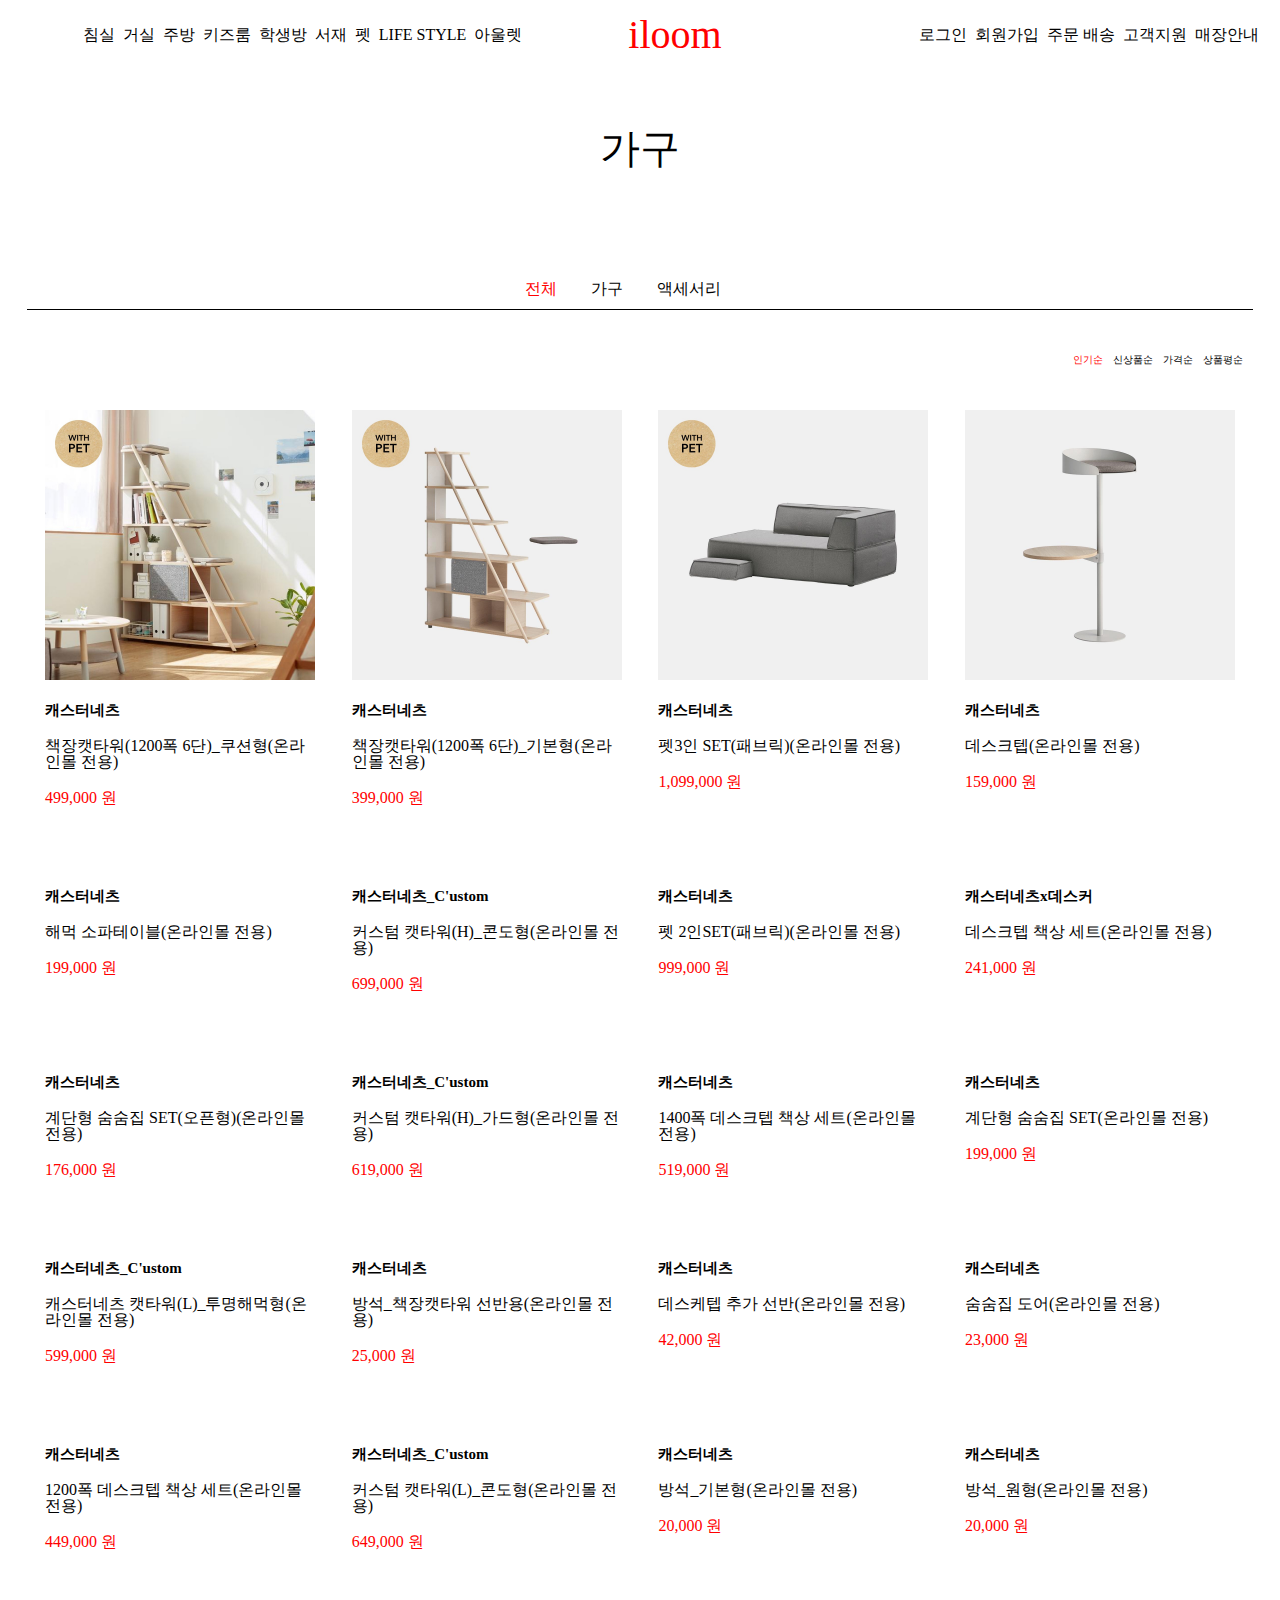
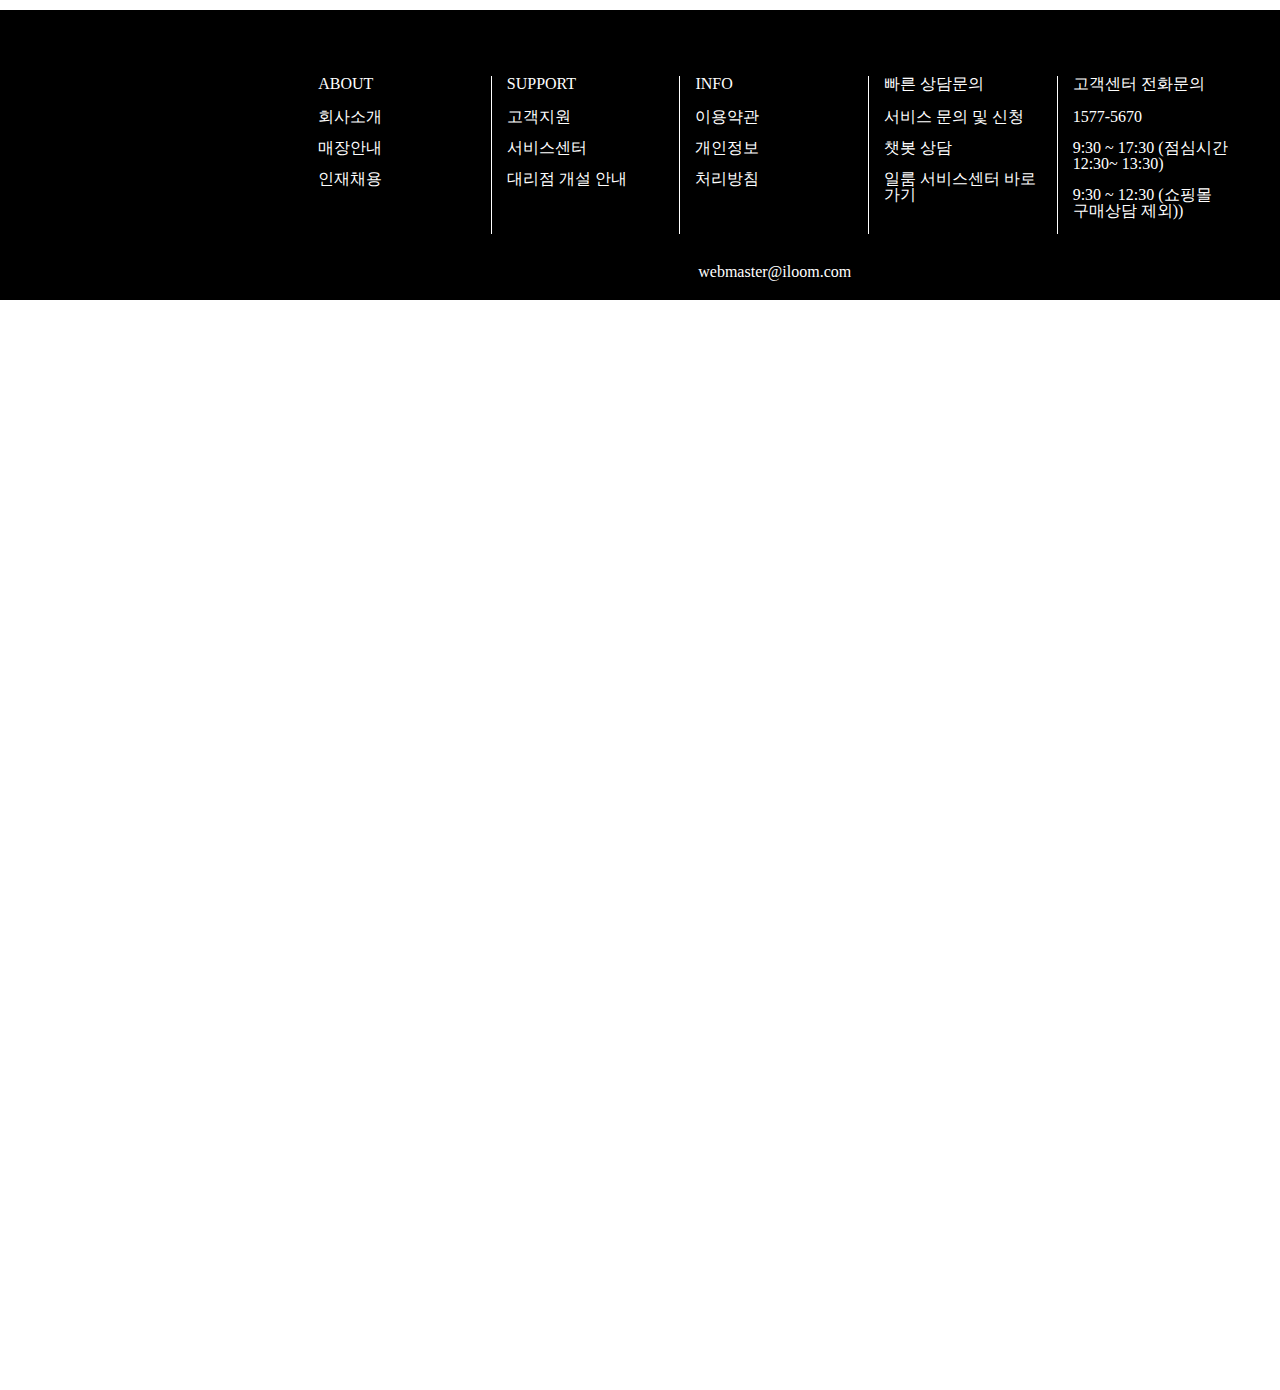
<file: sub02.html>
<!DOCTYPE html>
<html lang="ko">
<head>
  <meta charset="UTF-8">
  <meta http-equiv="X-UA-Compatible" content="IE=edge">
  <meta name="viewport" content="width=device-width, initial-scale=1.0">
  <title>iloom_sub02</title>
  <link rel="stylesheet" href="./css/reset.css">
  <link rel="stylesheet" href="./css/sub02.css">
  <link rel="stylesheet" href="./css/sub02_media.css">
  <script
  src="https://code.jquery.com/jquery-3.6.0.min.js"
  integrity="sha256-/xUj+3OJU5yExlq6GSYGSHk7tPXikynS7ogEvDej/m4="
  crossorigin="anonymous"></script>  
  <script defer src="./js/sub02.js"></script>
</head>
<body>
  <div id="wrap">
    <header>
      <div>
        <h1><a href="./index.html">iloom</a></h1>
        <nav>
          <ul>  
            <li><a href="./sub02.html">침실</a></li>
            <li><a href="./sub02.html">거실</a></li>
            <li><a href="./sub02.html">주방</a></li>
            <li><a href="./sub02.html">키즈룸</a></li>
            <li><a href="./sub02.html">학생방</a></li>
            <li><a href="./sub02.html">서재</a></li>
            <li><a href="./sub02.html">펫</a></li>
            <li><a href="./sub01.html">LIFE STYLE</a></li>
            <li><a href="./sub02.html">아울렛</a></li>
          </ul>

          <p class="close"></p>
        </nav>

        <div class="abc">
          <ul>
            <li><a href="#">로그인</a></li>
            <li><a href="#">회원가입</a></li>
            <li><a href="#">주문 배송</a></li>
            <li><a href="#">고객지원</a></li>
            <li><a href="#">매장안내</a></li>
          </ul>
          <ul>
            <li><a href="#"></a></li>
            <li><a href="#"></a></li>
          </ul>
        </div>
      </div>
  <p class="btn">
    <span></span>
    <span></span>
    <span></span>
    <span></span>
  </p>
  </header>


  <!-- box01 -->

  <div id="box01">
    <h1>가구</h1>
    <ul class="first">
      <li><a href="#">전체</a></li>
      <li><a href="#">가구</a></li>
      <li><a href="#">액세서리</a></li>
    </ul>

    <ul class="second">
      <li><a href="#">인기순</a></li>
      <li><a href="#">신상품순</a></li>
      <li><a href="#">가격순</a></li>
      <li><a href="#">상품평순</a></li>
    </ul>
  </div>

  
    <div id="box02"> 
      <section>
      <figure>
        <a href="./sub03.html">
        <img src="./sub_images02/1.jpg" alt="1">
        </a>
        <figcaption>
          <dl>
            <dt>캐스터네츠</dt>
            <dd>책장캣타워(1200폭 6단)_쿠션형(온라인몰 전용)</dd>
            <p>499,000 원</p>
          </dl>
        </figcaption>
      </figure>

      <figure>
        <a href="./sub03.html">
        <img src="./sub_images02/2.jpg" alt="2">
      </a>  
        <figcaption>
          <dl>
            <dt>캐스터네츠</dt>
            <dd>책장캣타워(1200폭 6단)_기본형(온라인몰 전용)</dd>
            <p>399,000 원</p>
          </dl>
        </figcaption>
      </figure>


      <figure>
        <a href="./sub03.html">
        <img src="./sub_images02/3.jpg" alt="3">
      </a>  
        <figcaption>
          <dl>
            <dt>캐스터네츠</dt>
            <dd>펫3인 SET(패브릭)(온라인몰 전용)</dd>
            <p>1,099,000 원</p>
          </dl>
        </figcaption>
      </figure>


      <figure>
        <a href="./sub03.html">
        <img src="./sub_images02/4.jpg" alt="4">
      </a>  
        <figcaption>
          <dl>
            <dt>캐스터네츠</dt>
            <dd>데스크텝(온라인몰 전용)</dd>
            <p>159,000 원</p>
          </dl>
        </figcaption>
      </figure>


      <figure>
        <a href="./sub03.html">
        <img src="./sub_images02/5.jpg" alt="5">
      </a>  
        <figcaption>
          <dl>
            <dt>캐스터네츠</dt>
            <dd>해먹 소파테이블(온라인몰 전용)</dd>
            <p>199,000 원</p>
          </dl>
        </figcaption>
      </figure>


      <figure>
        <a href="./sub03.html">
        <img src="./sub_images02/6.jpg" alt="6">
      </a>  
        <figcaption>
          <dl>
            <dt>캐스터네츠_C'ustom</dt>
            <dd>커스텀 캣타워(H)_콘도형(온라인몰 전용)</dd>
            <p>699,000 원</p>
          </dl>
        </figcaption>
      </figure>


      <figure>
        <a href="./sub03.html">
        <img src="./sub_images02/7.jpg" alt="7s">
      </a>
        <figcaption>
          <dl>
            <dt>캐스터네츠</dt>
            <dd>펫 2인SET(패브릭)(온라인몰 전용)</dd>
            <p>999,000 원</p>
          </dl>
        </figcaption>
      </figure>


      <figure>
        <a href="./sub03.html">
        <img src="./sub_images02/8.jpg" alt="8">
      </a>
        <figcaption>
          <dl>
            <dt>캐스터네츠x데스커</dt>
            <dd>데스크텝 책상 세트(온라인몰 전용)</dd>
            <p>241,000 원</p>
          </dl>
        </figcaption>
      </figure>


      <figure>
        <a href="./sub03.html">
        <img src="./sub_images02/9.jpg" alt="9">
      </a>
        <figcaption>
          <dl>
            <dt>캐스터네츠</dt>
            <dd>계단형 숨숨집 SET(오픈형)(온라인몰 전용)</dd>
            <p>176,000 원</p>
          </dl>
        </figcaption>
      </figure>


      <figure>
        <a href="./sub03.html">
        <img src="./sub_images02/10.jpg" alt="10">
      </a>
        <figcaption>
          <dl>
            <dt>캐스터네츠_C'ustom</dt>
            <dd>커스텀 캣타워(H)_가드형(온라인몰 전용)</dd>
            <p>619,000 원</p>
          </dl>
        </figcaption>
      </figure>


      <figure>
        <a href="./sub03.html">
        <img src="./sub_images02/11.jpg" alt="11">
      </a>
        <figcaption>
          <dl>
            <dt>캐스터네츠</dt>
            <dd>1400폭 데스크텝 책상 세트(온라인몰 전용)</dd>
            <p>519,000 원</p>
          </dl>
        </figcaption>
      </figure>


      <figure>
        <a href="./sub03.html">
        <img src="./sub_images02/12.jpg" alt="12">
      </a>
        <figcaption>
          <dl>
            <dt>캐스터네츠</dt>
            <dd>계단형 숨숨집 SET(온라인몰 전용)</dd>
            <p>199,000 원</p>
          </dl>
        </figcaption>
      </figure>

      <figure>
        <a href="./sub03.html">
        <img src="./sub_images02/13.jpg" alt="13">
      </a>
        <figcaption>
          <dl>
            <dt>캐스터네츠_C'ustom</dt>
            <dd>캐스터네츠 캣타워(L)_투명해먹형(온라인몰 전용)</dd>
            <p>599,000 원</p>
          </dl>
        </figcaption>
      </figure>

      <figure>
        <a href="./sub03.html">
        <img src="./sub_images02/14.jpg" alt="14">
      </a>
        <figcaption>
          <dl>
            <dt>캐스터네츠</dt>
            <dd>방석_책장캣타워 선반용(온라인몰 전용)</dd>
            <p>25,000 원</p>
          </dl>
        </figcaption>
      </figure>

      <figure>
        <a href="./sub03.html">
        <img src="./sub_images02/15.jpg" alt="15">
      </a>
        <figcaption>
          <dl>
            <dt>캐스터네츠</dt>
            <dd>데스케텝 추가 선반(온라인몰 전용)</dd>
            <p>42,000 원</p>
          </dl>
        </figcaption>
      </figure>

      <figure>
        <a href="./sub03.html">
        <img src="./sub_images02/16.jpg" alt="16">
      </a>
        <figcaption>
          <dl>
            <dt>캐스터네츠</dt>
            <dd>숨숨집 도어(온라인몰 전용)</dd>
            <p>23,000 원</p>
          </dl>
        </figcaption>
      </figure>

      <figure>
        <a href="./sub03.html">
        <img src="./sub_images02/17.jpg" alt="1">
      </a>
        <figcaption>
          <dl>
            <dt>캐스터네츠</dt>
            <dd>1200폭 데스크텝 책상 세트(온라인몰 전용)</dd>
            <p>449,000 원</p>
          </dl>
        </figcaption>
      </figure>

      <figure>
        <a href="./sub03.html">
        <img src="./sub_images02/18.jpg" alt="18">
      </a>
        <figcaption>
          <dl>
            <dt>캐스터네츠_C'ustom</dt>
            <dd>커스텀 캣타워(L)_콘도형(온라인몰 전용)</dd>
            <p>649,000 원</p>
          </dl>
        </figcaption>
      </figure>

      <figure>
        <a href="./sub03.html">
        <img src="./sub_images02/19.jpg" alt="19">
      </a>
        <figcaption>
          <dl>
            <dt>캐스터네츠</dt>
            <dd>방석_기본형(온라인몰 전용)</dd>
            <p>20,000 원</p>
          </dl>
        </figcaption>
      </figure>

      <figure>
        <a href="./sub03.html">
        <img src="./sub_images02/20.jpg" alt="20">
      </a>
        <figcaption>
          <dl>
            <dt>캐스터네츠</dt>
            <dd>방석_원형(온라인몰 전용)</dd>
            <p>20,000 원</p>
          </dl>
        </figcaption>
      </figure>
    </section>
    </div>
  


<!-- footer -->
    <footer>
      <div>
        <h3><img src="./images/footer_logo.png" alt="logo"></h3>
      <div>
        <dl>
          <dt>ABOUT</dt>
          <dd>회사소개</dd>
          <dd>매장안내</dd>
          <dd>인재채용</dd>
        </dl>
    
        <dl>
          <dt>SUPPORT</dt>
          <dd>고객지원</dd>
          <dd>서비스센터</dd>
          <dd>대리점 개설 안내</dd>
        </dl>
    
        <dl>
          <dt>INFO</dt>
          <dd>이용약관</dd>
          <dd>개인정보</dd>
          <dd>처리방침</dd>
        </dl>
    
        <dl>
          <dt>빠른 상담문의</dt>
          <dd>
            <a href="#">서비스 문의 및 신청</a>
          </dd>
          <dd>
            <a href="#">챗봇 상담</a>
          </dd>
          <dd>
            <a href="#">일룸 서비스센터 바로가기</a>
          </dd>
        </dl>
    
        <dl>
          <dt>고객센터 전화문의</dt>
          <dd><a href="tel:1577-5670">1577-5670</a></dd>
          <dd>9:30 ~ 17:30 (점심시간 12:30~ 13:30)</dd>
          <dd>9:30 ~ 12:30 (쇼핑몰 구매상담 제외))</dd>
        </dl>
      </div>
      
      <p id="footer_top" name="on"><a href="#">^</a></p>
      
    
    
      <small>
        webmaster@iloom.com
      </small>
    </div>
    </footer>
  </div>
</body>
</html>
</file>
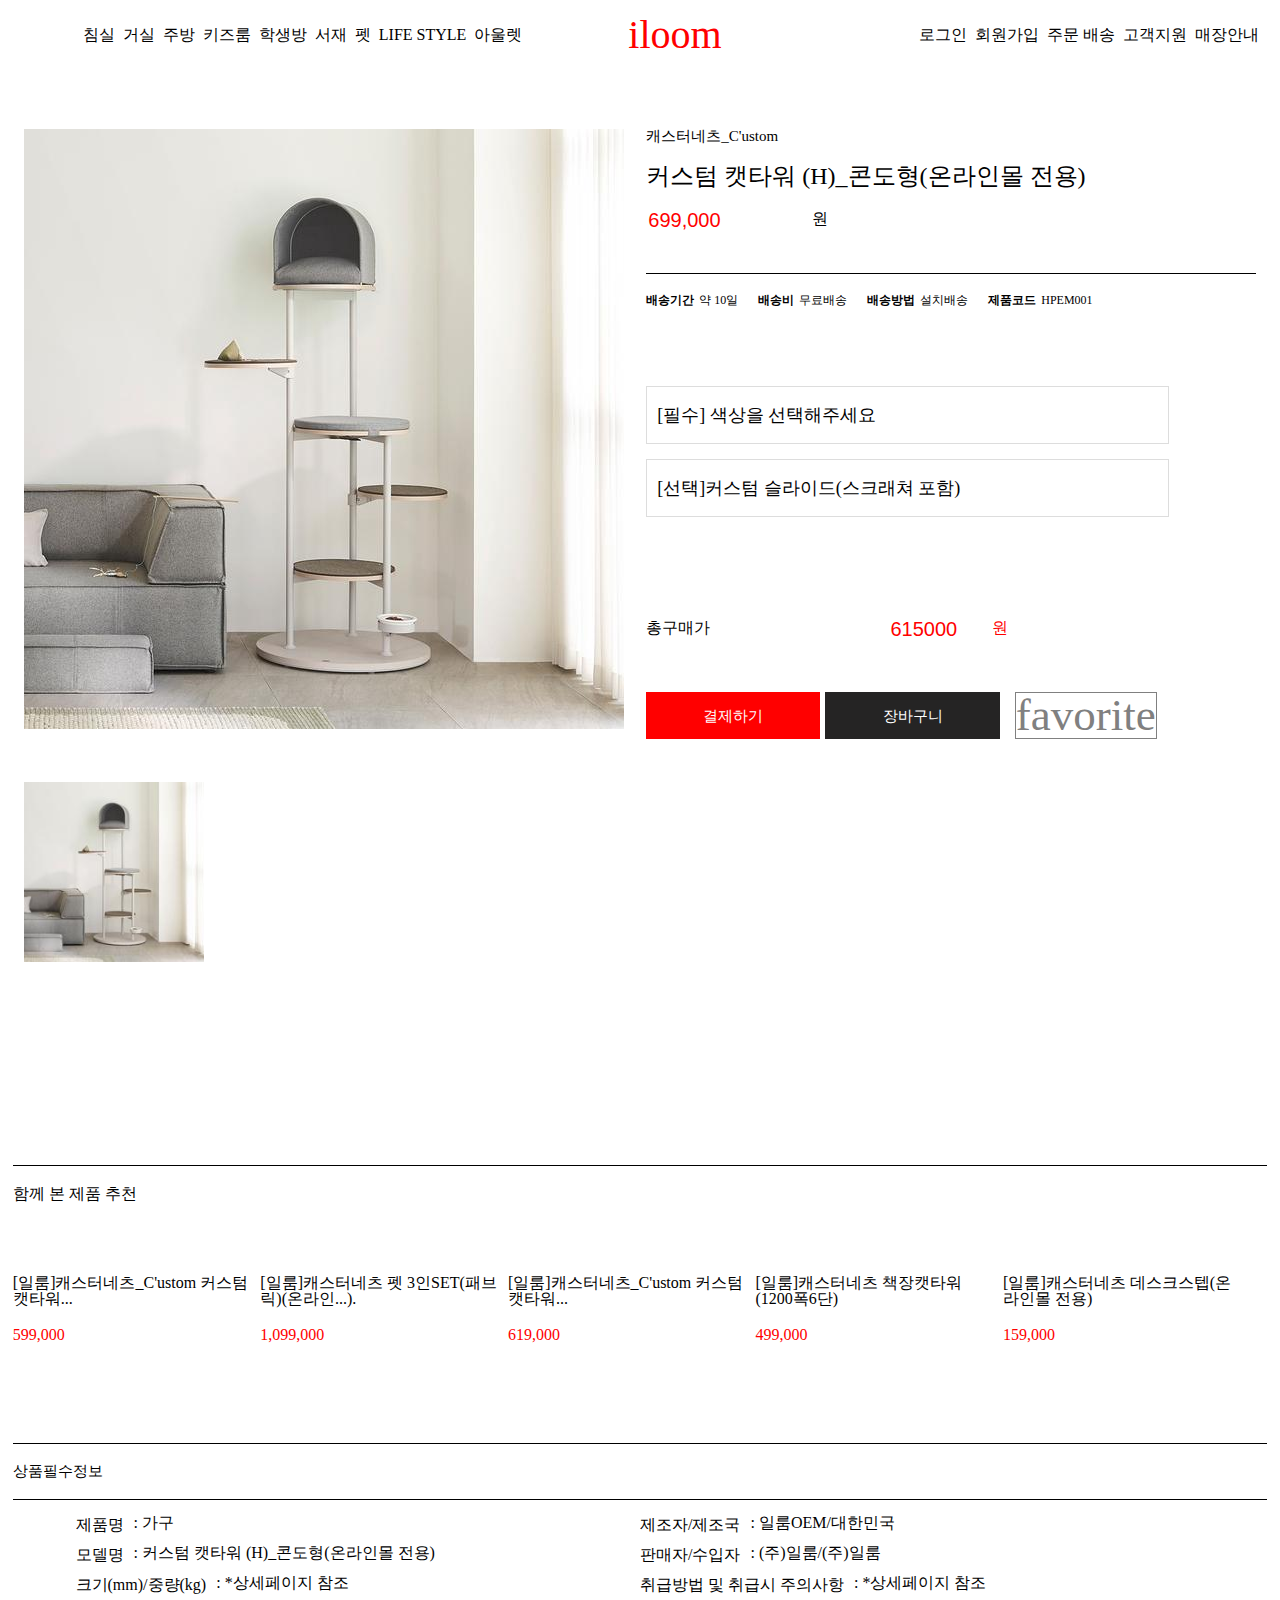
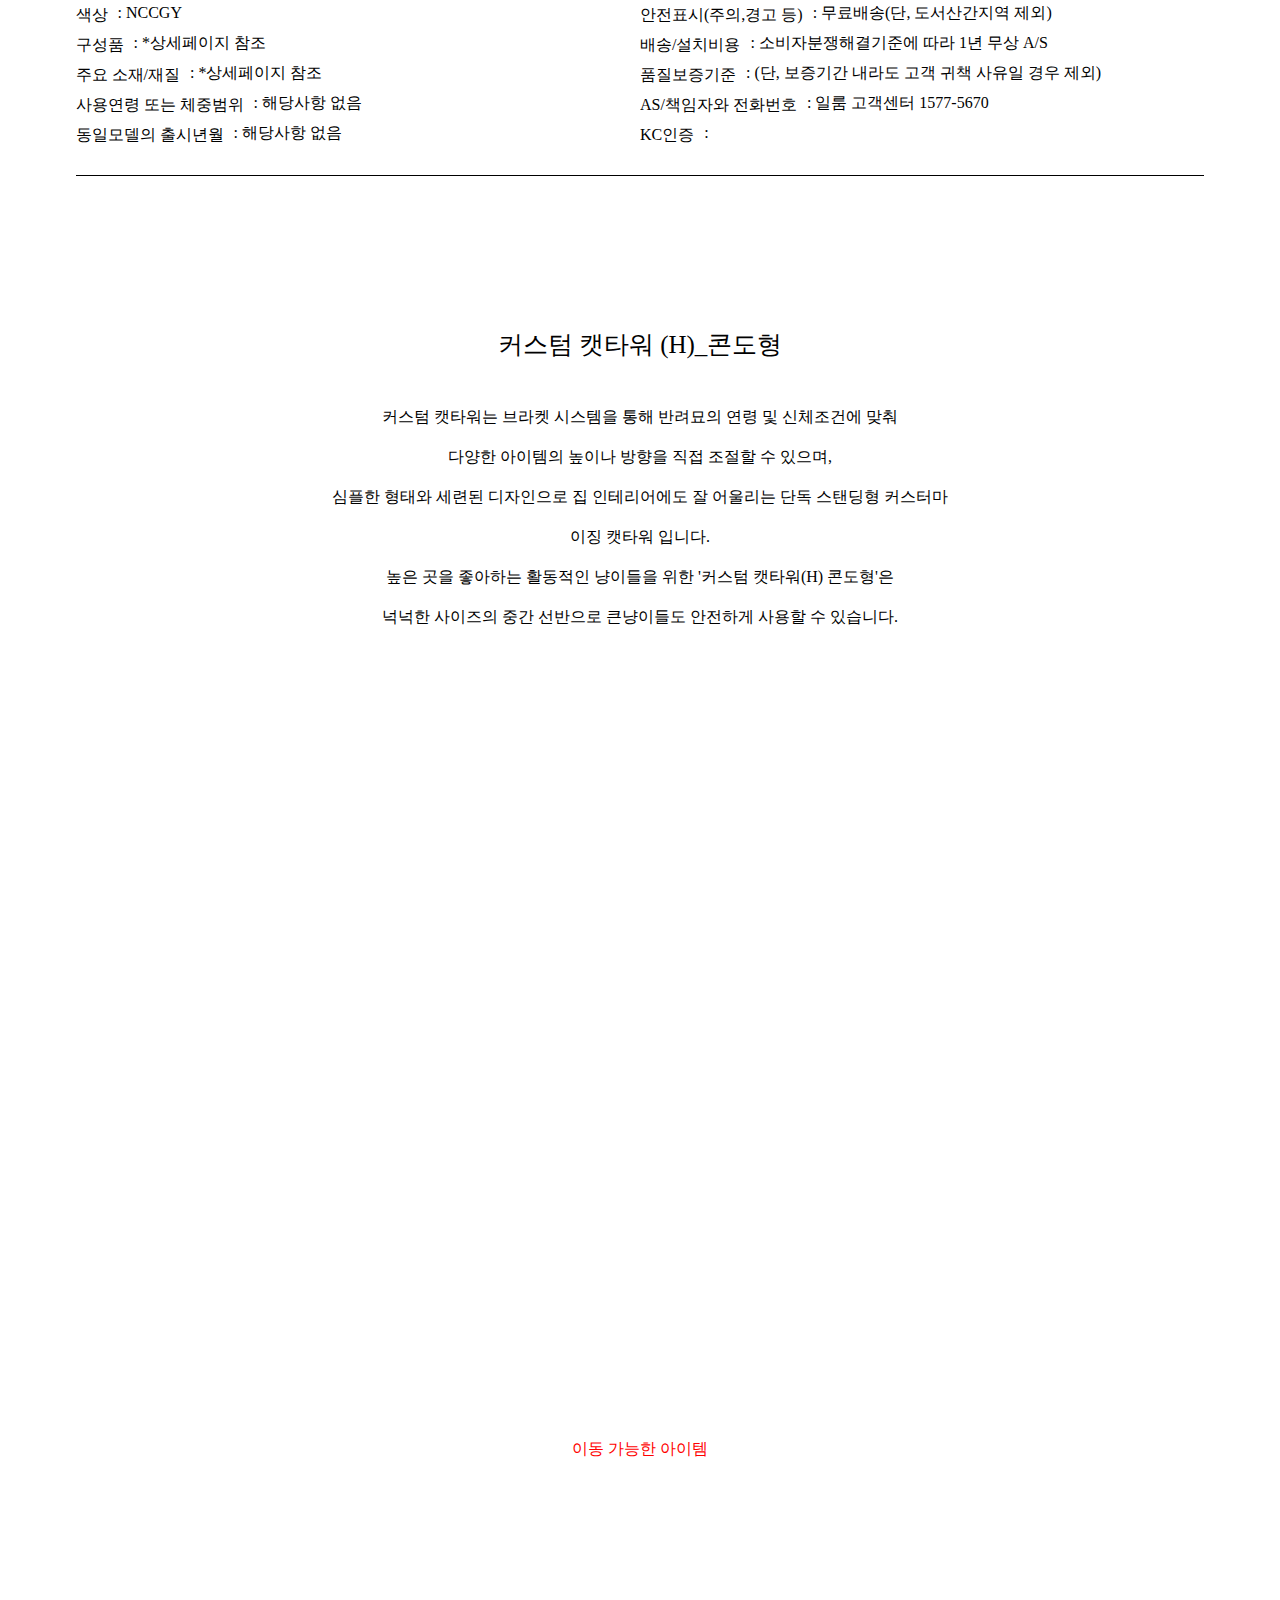
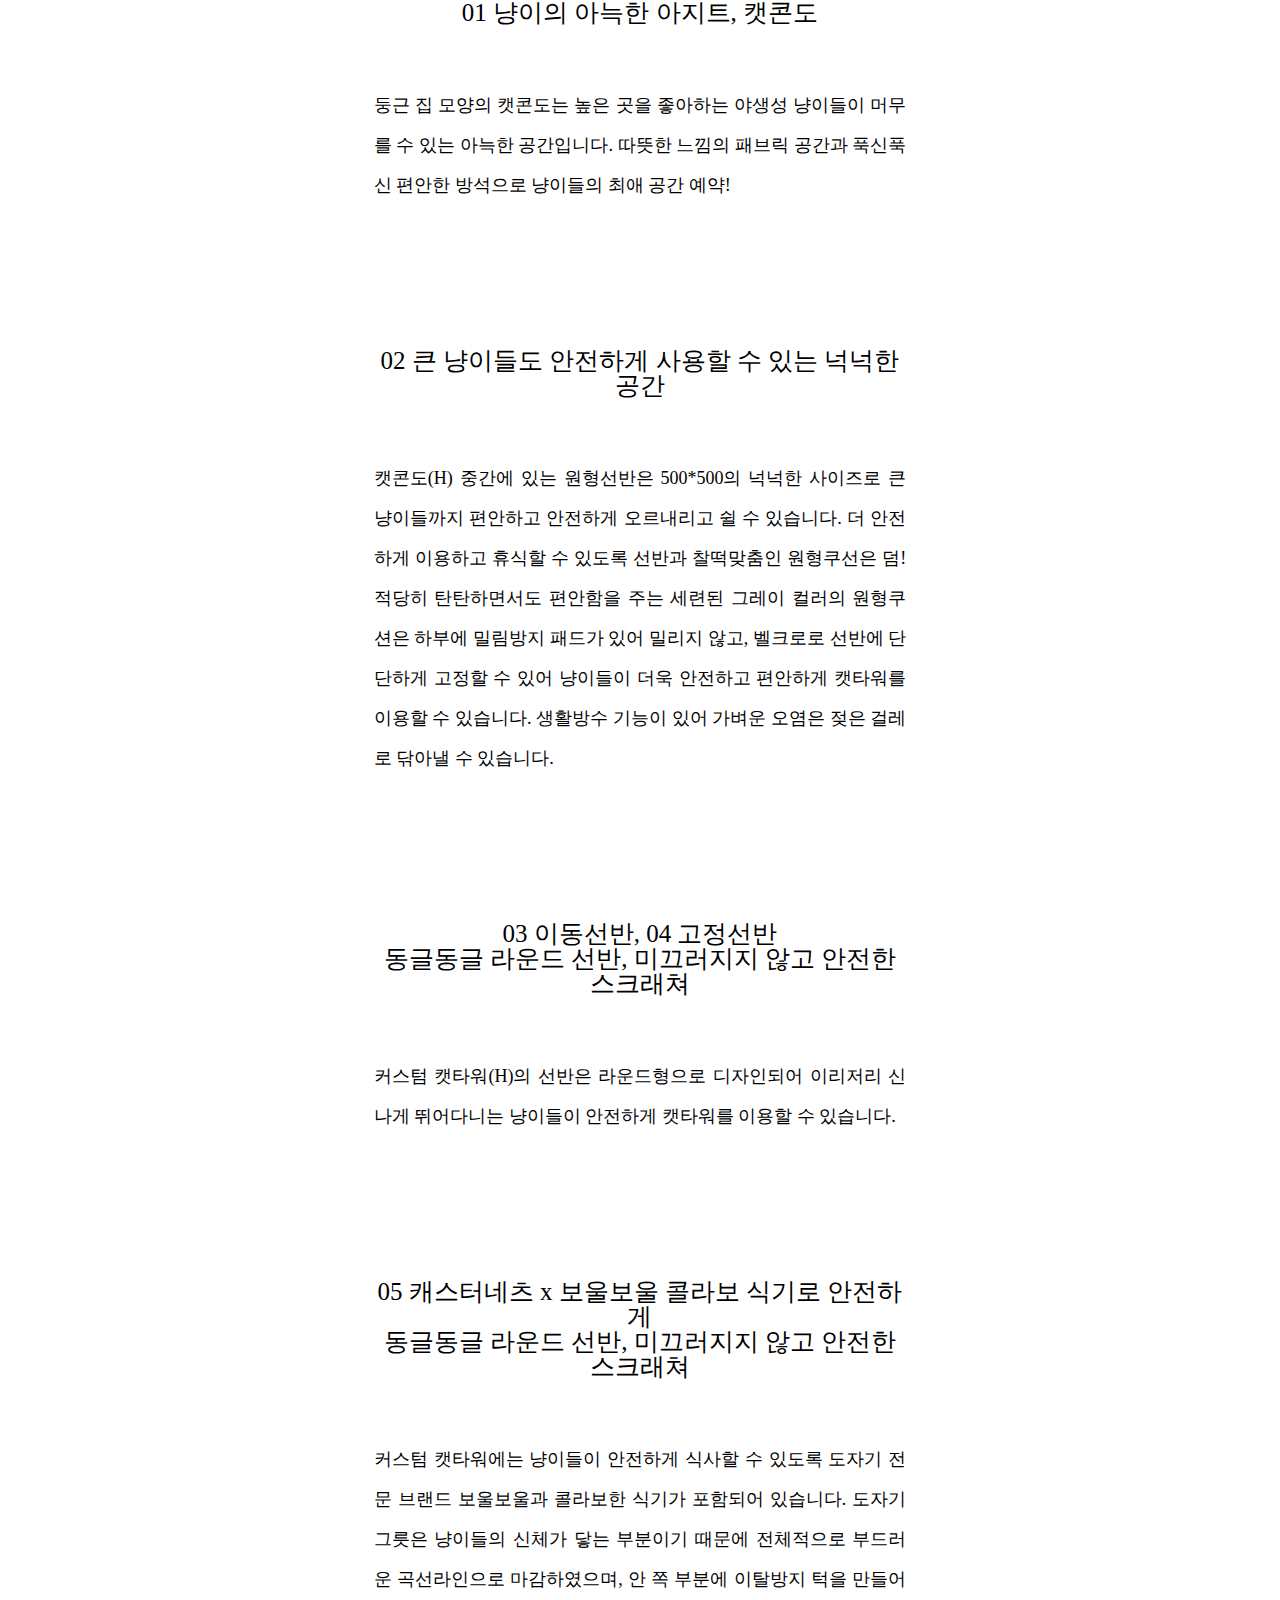
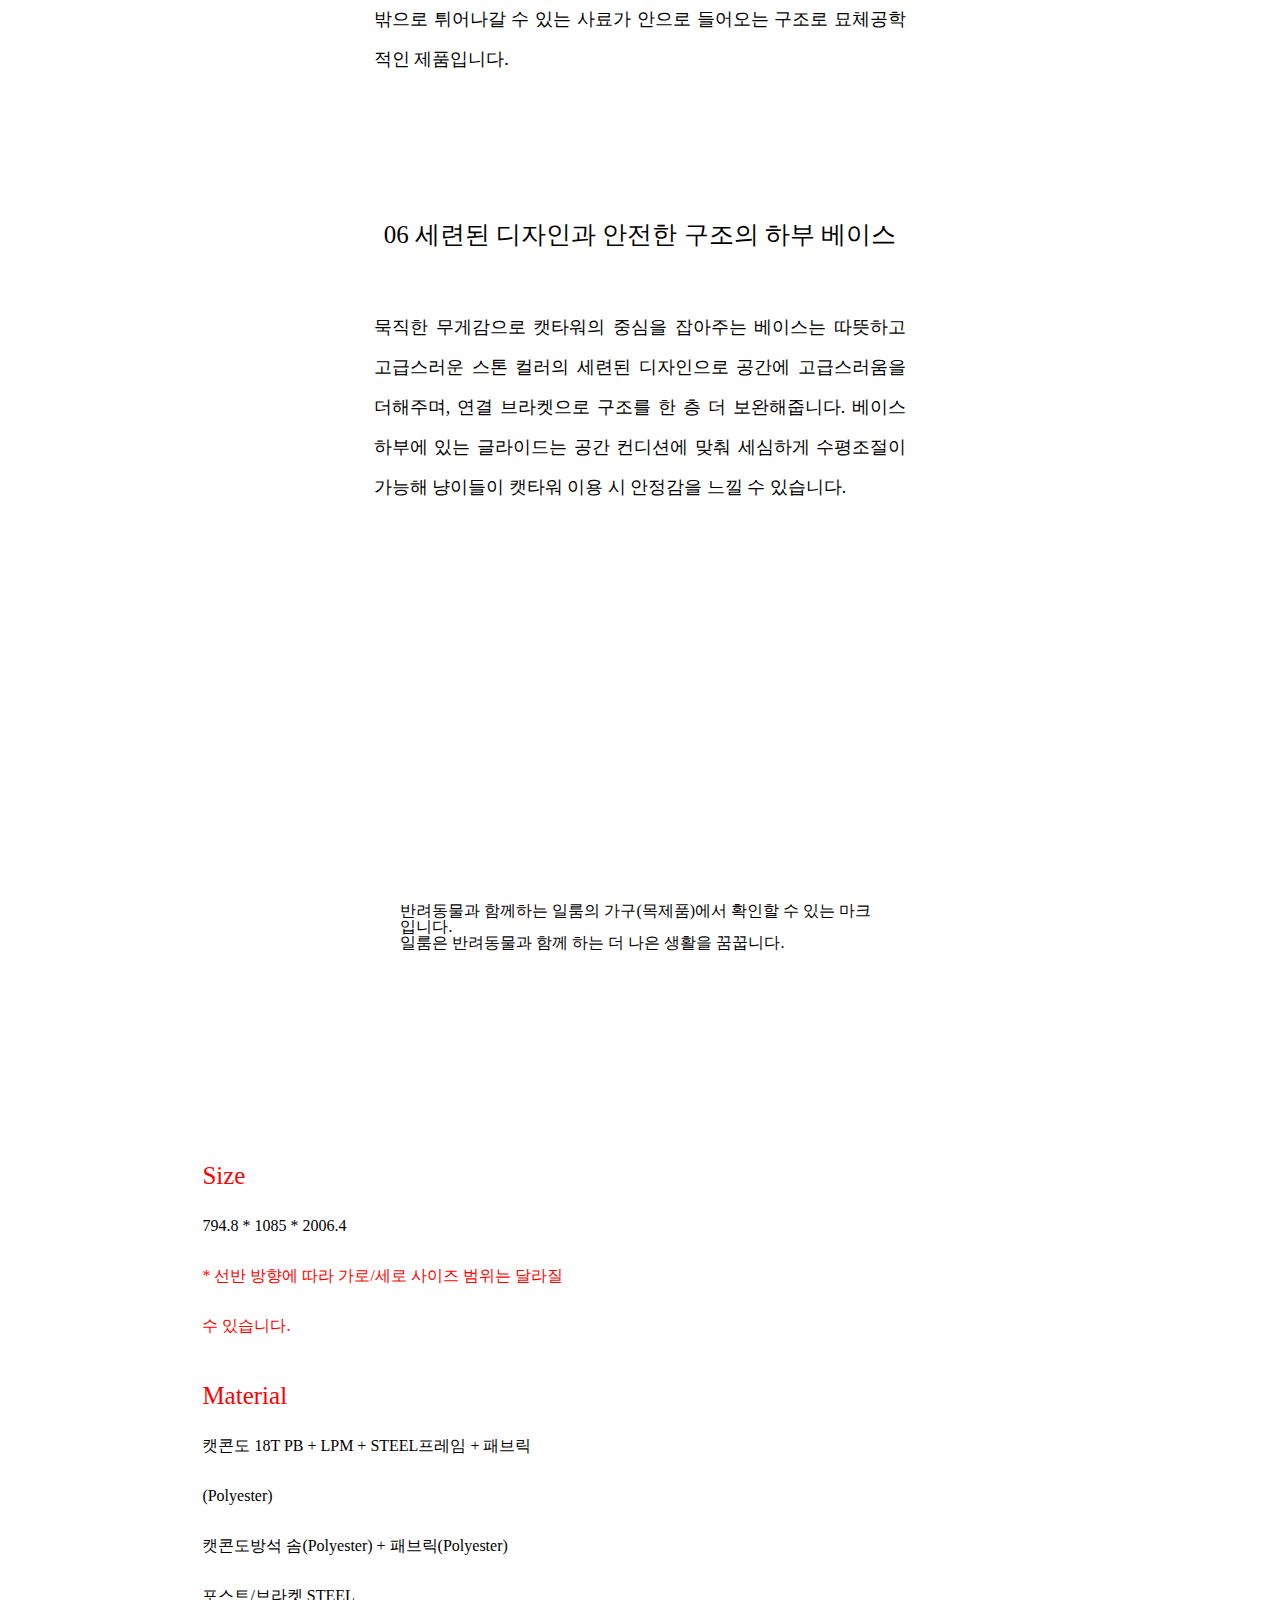
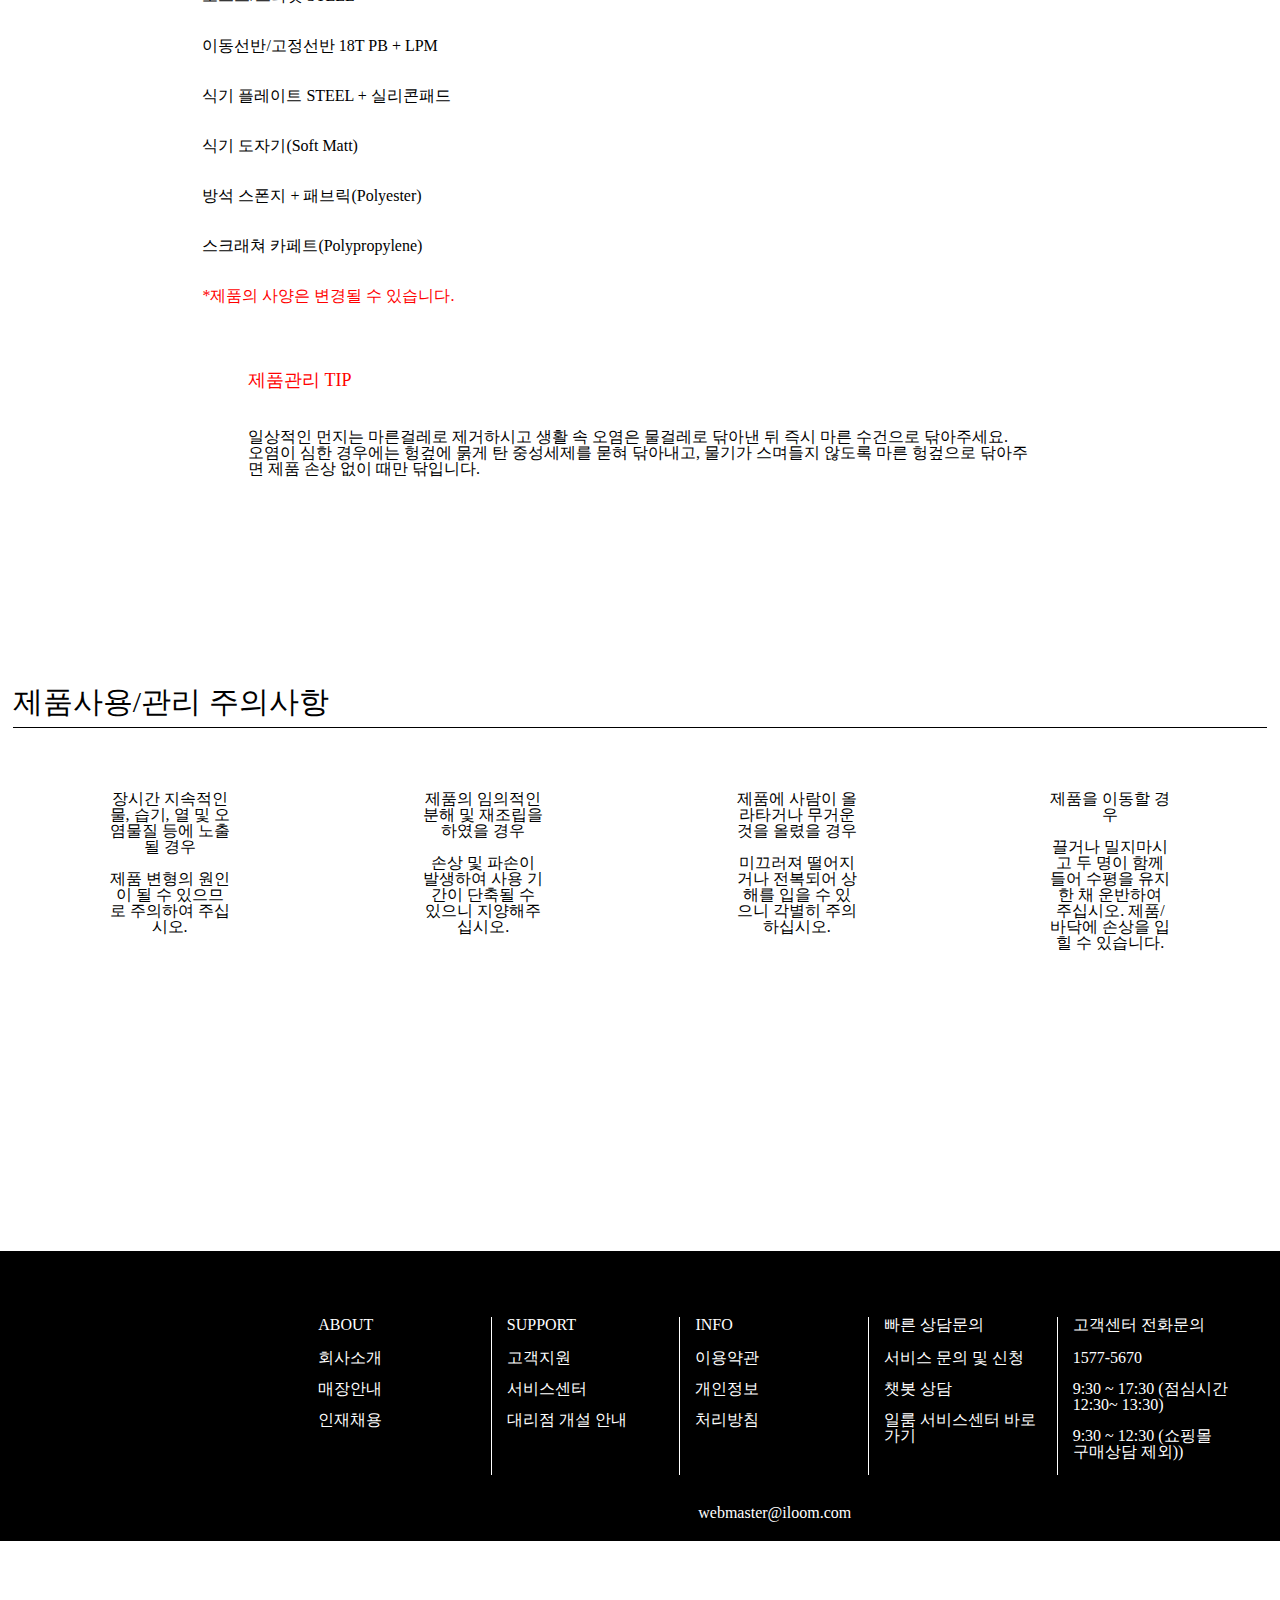
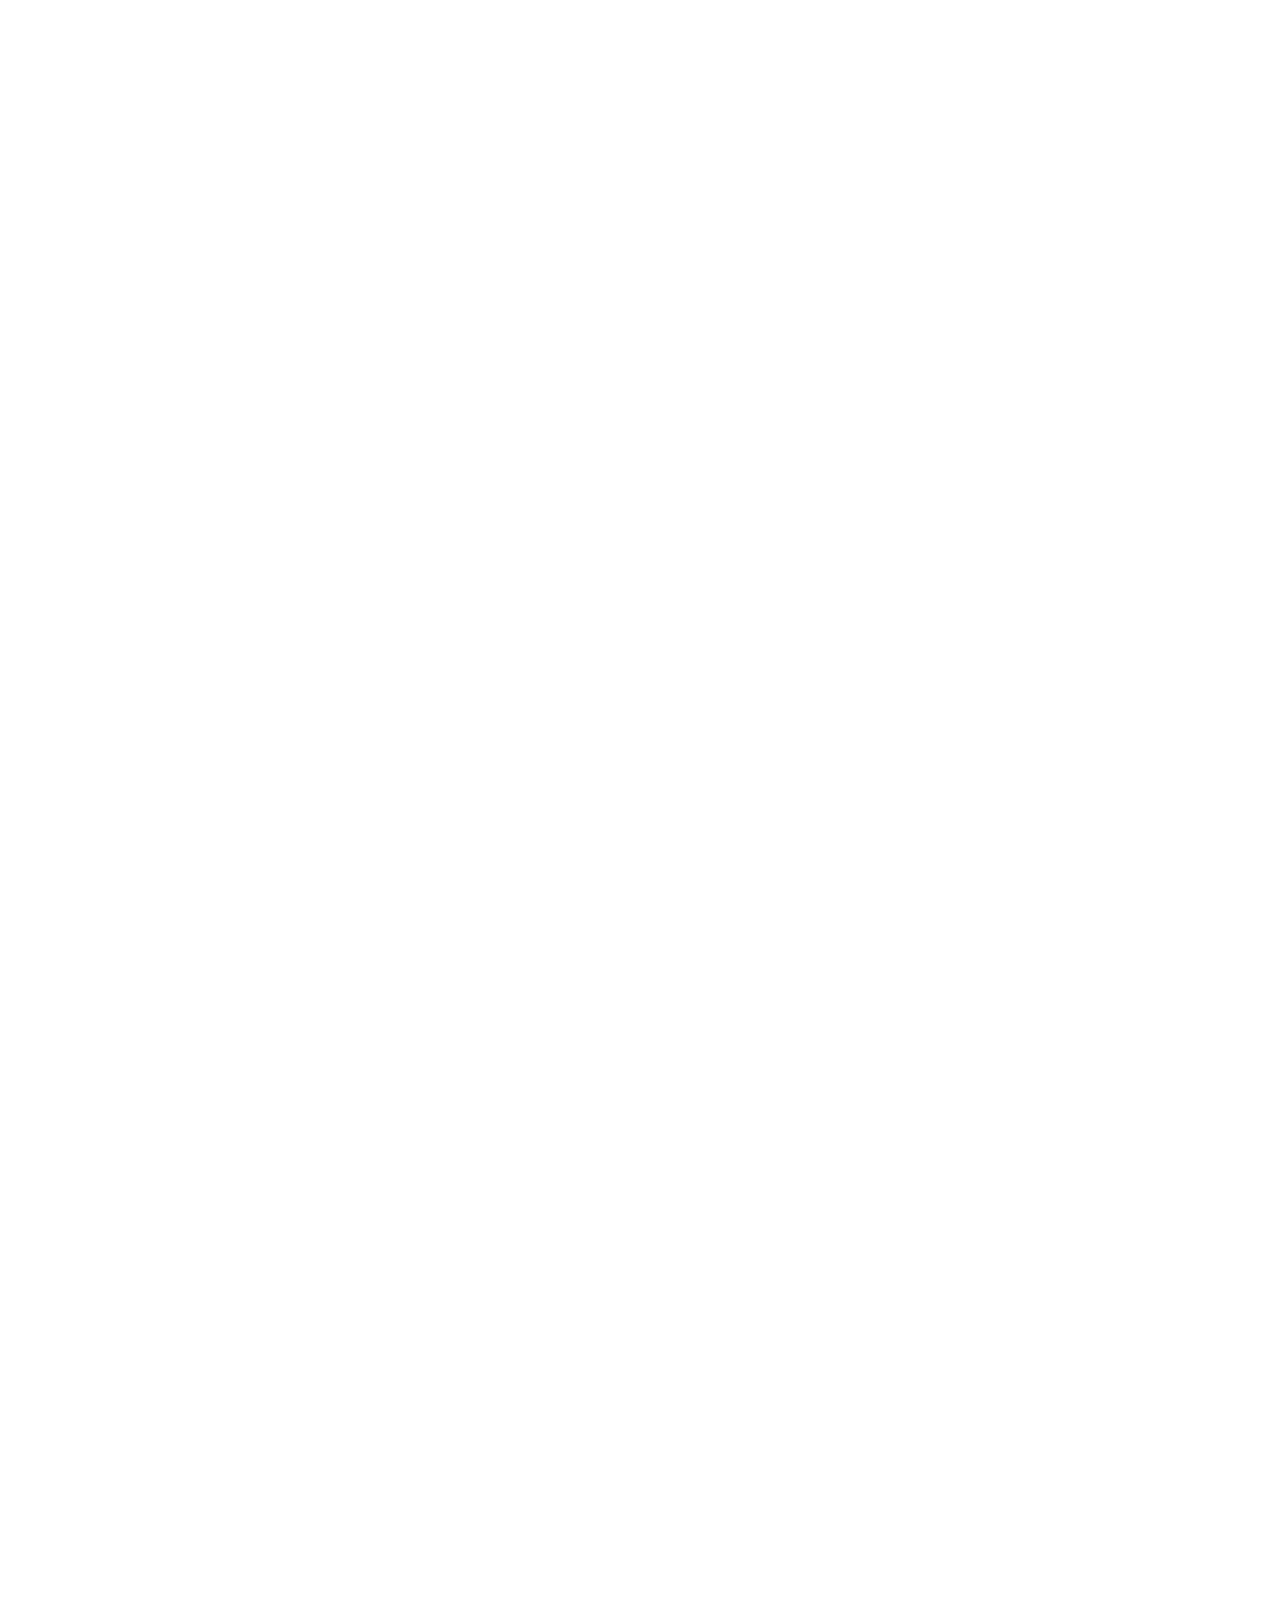
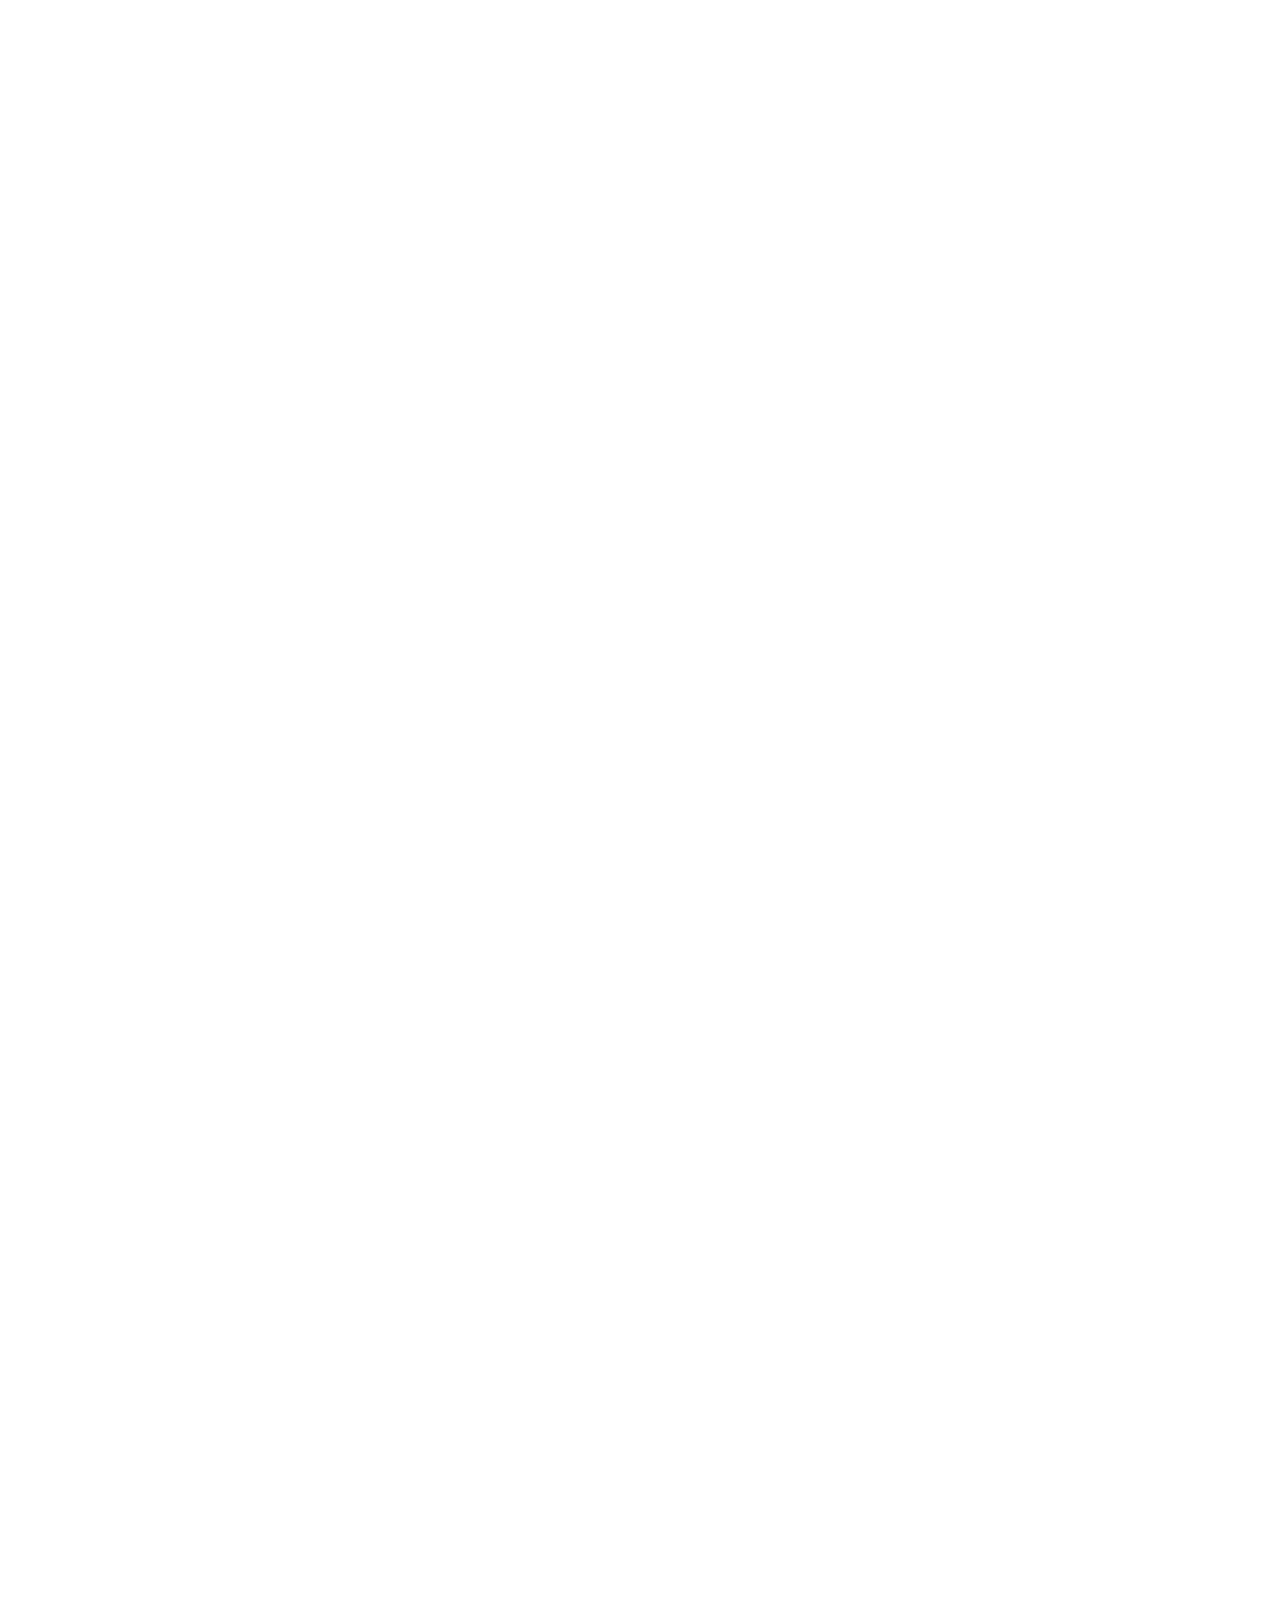
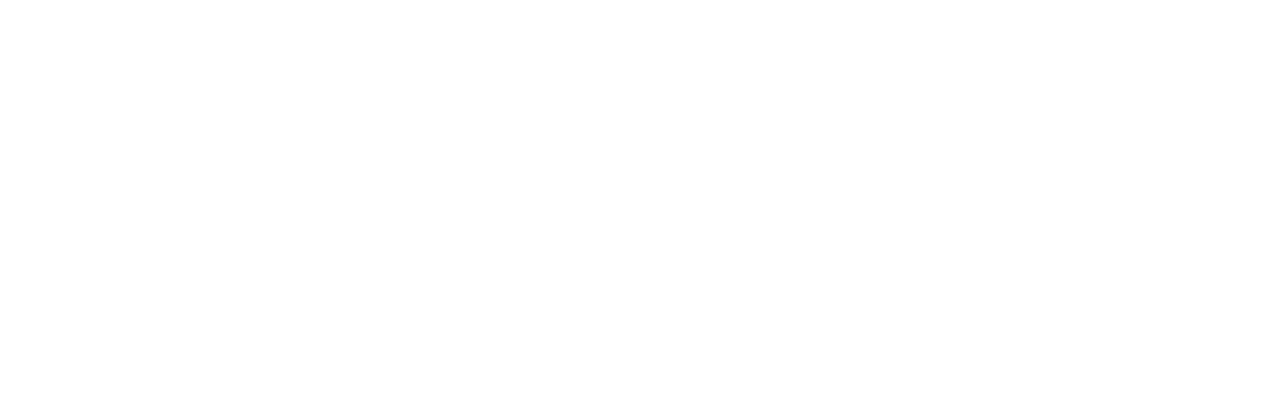
<file: sub03.html>
<!DOCTYPE html>
<html lang="ko">
<head>
  <meta charset="UTF-8">
  <meta http-equiv="X-UA-Compatible" content="IE=edge">
  <meta name="viewport" content="width=device-width, initial-scale=1.0">
  <title>iloom_sub03</title>
  <link rel="stylesheet" href="./css/reset.css">
  <link rel="stylesheet" href="./css/sub03.css">
  <link rel="stylesheet" href="./css/sub03_media.css">
  <link rel="stylesheet" href="https://fonts.googleapis.com/css2?family=Material+Symbols+Outlined:opsz,wght,FILL,GRAD@20..48,100..700,0..1,-50..200" />
 <script
  src="https://code.jquery.com/jquery-3.6.0.min.js"
  integrity="sha256-/xUj+3OJU5yExlq6GSYGSHk7tPXikynS7ogEvDej/m4="
  crossorigin="anonymous"></script>  
  <script defer src="./js/sub03.js"></script>
</head>
<body>
  <div id="wrap">
    <header>
      <div>
        <h1><a href="./index.html">iloom</a></h1>
        <nav>
          <ul>
            <li><a href="./sub02.html">침실</a></li>
            <li><a href="./sub02.html">거실</a></li>
            <li><a href="./sub02.html">주방</a></li>
            <li><a href="./sub02.html">키즈룸</a></li>
            <li><a href="./sub02.html">학생방</a></li>
            <li><a href="./sub02.html">서재</a></li>
            <li><a href="./sub02.html">펫</a></li>
            <li><a href="./sub01.html">LIFE STYLE</a></li>
            <li><a href="./sub02.html">아울렛</a></li>
          </ul>
          
          <p class="close"></p>
        </nav>

        <div class="abc">
          <ul>
            <li><a href="#">로그인</a></li>
            <li><a href="#">회원가입</a></li>
            <li><a href="#">주문 배송</a></li>
            <li><a href="#">고객지원</a></li>
            <li><a href="#">매장안내</a></li>
          </ul>
          <ul>
            <li><a href="#"></a></li>
            <li><a href="#"></a></li>
          </ul>
        </div>
      </div>
  <p class="btn">
    <span></span>
    <span></span>
    <span></span>
    <span></span>
  </p>
  </header>



<div id="box01">
  <section>
    <figure>
      <img src="./sub_images03/main01_G.jpg" alt="main01">
      <figcaption>
        <ul class="box">
          <li><a href="./sub_images03/main01_G.jpg"><img src="./sub_images03/main02.jpg" alt="main02"></a></li>
          <li><a href="./sub_images03/main03_G.jpg"><img src="./sub_images03/main03.jpg" alt="main03"></a></li>
          <li><a href="./sub_images03/main04_G.jpg"><img src="./sub_images03/main04.jpg" alt="main04"></a></li>
        </ul>
      </figcaption>
    </figure>

    <div>
    <article>
      <h1>캐스터네츠_C'ustom</h1>
      <p>커스텀 캣타워 (H)_콘도형(온라인몰 전용)</p>
    </article>

    <form>
      <fieldset>
        <legend class="hide">상품가격</legend>
          <p>
            <label class="hide"> 상품가격</label>
            <input type="text" value="699,000">
            원
          </p>
    
          <dl>
            <dt>배송기간</dt>
            <dd>약 10일</dd>
            <dt>배송비</dt>
            <dd>무료배송</dd>
            <dt>배송방법</dt>
            <dd>설치배송</dd>
            <dt>제품코드</dt>
            <dd>HPEM001</dd>
          </dl>
    
    
    
          <ul>
            <li class="box01">
              <dl class="NCC">
                <dt>[필수] 색상을 선택해주세요</dt>
                <dd>[필수] 색상을 선택해주세요</dd>
                <dd>
                <span>
                <img src="./sub_images03/box01_04.png" alt="box01_04">
                </span>
                <span>NCCGY</span>
                <span>699,000원</span>
              </dd>
              </dl>
            </li>


            <li class="box02">
              <dl class="slide">
                <dt>[선택]커스텀 슬라이드(스크래쳐 포함)</dt>
                <dd>[선택]커스텀 슬라이드(스크래쳐 포함)</dd>
                <dd>선택하지 않음</dd>
                <dd> 
                  <span><img src="./sub_images03/box01_05.jpg" alt="box01_05"></span>
                  <span>커스텀 슬라이드(스크...)</span>
                  <span>130,000원</span>
                </dd>
              </dl>
          </li>
          </ul>
     
          
          <ul class="priceAll">
            <li class="pa1">
              <span class="title">[필수] 커스텀 캣타워(H)_콘도형(온라인몰 전용)</span>
              <span class="minus">&lt;</span>
              <input type="text" class="price" value="1">
              <span class="plus">&gt;</span>
              <button type="button" class="btn">x</button>
            </li>
    
            <li class="pa2">
              <span class="title">[선택] 커스텀 슬라이드(스크래쳐 포함)(온라인몰 전용)</span>
              <span class="minus">&lt;</span>
              <input type="text" class="price" value="1">
              <span class="plus">&gt;</span>
              <button type="button"  class="btn">x</button>
            </li>
          </ul>

          <p class="asd">
          <label for="userAllPrice">총구매가</label>
            <input type="text" id="userAllPrice" value="615000">
            <span>원</span>
          </p>

      <p class="qwe">
        <input type="submit" value="결제하기">
        <input type="button" value="장바구니">
        <a href="#"><span class="material-symbols-outlined">
          favorite
          </span></a>
      </p>
    </fieldset>
    </form>
      <ul>
        <li><a href="#"><img src="./sub_images03/box01_01.jpg" alt="box01_01"></a></li>
        <li><a href="#"><img src="./sub_images03/box01_02.jpg" alt="box01_02"></a></li>
        <li><a href="#"><img src="./sub_images03/box01_03.jpg" alt="box01_03"></a></li>
      </ul>
    </div>
  </section>
  </div>



  
  <div id="box02">
    <h1>함께 본 제품 추천</h1>
      <section>
        <figure>
          <img src="./sub_images03/box02_01.jpg" alt="box01_01">
          <figcaption>
            <dl>
              <dt>[일룸]캐스터네츠_C'ustom 커스텀 캣타워...</dt>
              <dd>599,000</dd>
            </dl>
          </figcaption>
        </figure>

        <figure>
          <img src="./sub_images03/box02_02.jpg" alt="box01_02">
          <figcaption>
            <dl>
              <dt>[일룸]캐스터네츠 펫 3인SET(패브릭)(온라인...).</dt>
              <dd>1,099,000</dd>
            </dl>
          </figcaption>
        </figure>

        <figure>
          <img src="./sub_images03/box02_03.jpg" alt="box01_04">
          <figcaption>
            <dl>
              <dt>[일룸]캐스터네츠_C'ustom 커스텀 캣타워...</dt>
              <dd>619,000</dd>
            </dl>
          </figcaption>
        </figure>

        <figure>
          <img src="./sub_images03/box02_04.jpg" alt="box01_03">
          <figcaption>
            <dl>
              <dt>[일룸]캐스터네츠 책장캣타워(1200폭6단)</dt>
              <dd>499,000</dd>
            </dl>
          </figcaption>
        </figure>

        <figure>
          <img src="./sub_images03/box02_05.jpg" alt="box01_05">
          <figcaption>
            <dl>
              <dt>[일룸]캐스터네츠 데스크스텝(온라인몰 전용)</dt>
              <dd>159,000</dd>
            </dl>
          </figcaption>
        </figure>
      </section>
  </div>


  <div id="box03">
    <h3>상품필수정보</h3>
    <article>
      <dl>
        <dt>제품명</dt>
        <dd>가구</dd>
        <dt>모델명</dt>
        <dd>커스텀 캣타워 (H)_콘도형(온라인몰 전용)</dd>
        <dt>크기(mm)/중량(kg)</dt>
        <dd>*상세페이지 참조</dd>
        <dt>색상</dt>
        <dd>NCCGY</dd>
        <dt>구성품</dt>
        <dd>*상세페이지 참조</dd>
        <dt>주요 소재/재질</dt>
        <dd>*상세페이지 참조</dd>
        <dt>사용연령 또는 체중범위</dt>
        <dd>해당사항 없음</dd>
        <dt>동일모델의 출시년월</dt>
        <dd>해당사항 없음</dd>
      </dl>
      <dl>
        <dt>제조자/제조국</dt>
        <dd>일룸OEM/대한민국</dd>
        <dt>판매자/수입자</dt>
        <dd>(주)일룸/(주)일룸</dd>
        <dt>취급방법 및 취급시 주의사항</dt>
        <dd>*상세페이지 참조</dd>
        <dt>안전표시(주의,경고 등)</dt>
        <dd>무료배송(단, 도서산간지역 제외)</dd>
        <dt>배송/설치비용</dt>
        <dd>소비자분쟁해결기준에 따라 1년 무상 A/S</dd>
        <dt>품질보증기준</dt>
        <dd>(단, 보증기간 내라도 고객 귀책 사유일 경우 제외)</dd>
        <dt>AS/책임자와 전화번호</dt>
        <dd>일룸 고객센터 1577-5670</dd>
        <dt>KC인증</dt>
        <dd><img src="./sub_images03/KC.png" alt="KC"></dd>
      </dl>
    </article>
  </div>

  

  <div id="box04">
    <img src="./sub_images03/box04.jpg" alt="box02">

    <h1>커스텀 캣타워 (H)_콘도형</h1>
    <p>커스텀 캣타워는 브라켓 시스템을 통해 반려묘의 연령 및 신체조건에 맞춰 <br>
      다양한 아이템의 높이나 방향을 직접 조절할 수 있으며, <br>
      심플한 형태와 세련된 디자인으로 집 인테리어에도 잘 어울리는 단독 스탠딩형 커스터마이징 캣타워 입니다.  <br>
      높은 곳을 좋아하는 활동적인 냥이들을 위한 '커스텀 캣타워(H) 콘도형'은  <br>
      넉넉한 사이즈의 중간 선반으로 큰냥이들도 안전하게 사용할 수 있습니다.</p>
  
      <article>
        <iframe src="https://www.youtube.com/embed/InaQ1485CM4" title="YouTube video player" frameborder="0" allow="accelerometer; autoplay; clipboard-write; encrypted-media; gyroscope; picture-in-picture" allowfullscreen></iframe>
      </article>
    </div>


  <div id="box05">
    <figure>
    <img src="./sub_images03/box05_01.jpg" alt="box04_01">
  </figure>
  <p>이동 가능한 아이템</p>

    <figure>
      <img src="./sub_images03/box05_02.jpg" alt="">
      <figcaption>
        <dl>
          <dt>01 냥이의 아늑한 아지트, 캣콘도</dt>
          <dd>둥근 집 모양의 캣콘도는 높은 곳을 좋아하는 야생성 냥이들이 머무를 수 있는 아늑한 공간입니다. 
            따뜻한 느낌의 패브릭 공간과 푹신푹신 편안한 방석으로 냥이들의 최애 공간 예약!</dd>
        </dl>
      </figcaption>
    </figure>

    
    <figure>
      <img class="num" src="./sub_images03/box05_03.jpg" alt="">
      <img class="num" src="./sub_images03/box05_04.jpg" alt="">
      <figcaption>
        <dl>
          <dt>02 큰 냥이들도 안전하게 사용할 수 있는 넉넉한 공간</dt>
          <dd>캣콘도(H) 중간에 있는 원형선반은 500*500의 넉넉한 사이즈로 큰냥이들까지 편안하고 안전하게 오르내리고 쉴 수 있습니다. 
            더 안전하게 이용하고 휴식할 수 있도록 선반과 찰떡맞춤인 원형쿠선은 덤!
            적당히 탄탄하면서도 편안함을 주는 세련된 그레이 컬러의 원형쿠션은 하부에 밀림방지 패드가 있어 밀리지 않고,    
            벨크로로 선반에 단단하게 고정할 수 있어 냥이들이 더욱 안전하고 편안하게 캣타워를 이용할 수 있습니다. 
            생활방수 기능이 있어 가벼운 오염은 젖은 걸레로 닦아낼 수 있습니다.</dd>
        </dl>
      </figcaption>
    </figure>

        
    <figure>
      <img class="num" src="./sub_images03/box05_05.jpg" alt="">
      <img class="num" src="./sub_images03/box05_06.jpg" alt="">
      <figcaption>
        <dl>
          <dt>03 이동선반, 04 고정선반 <br>
            동글동글 라운드 선반, 미끄러지지 않고 안전한 스크래쳐</dt>
          <dd>커스텀 캣타워(H)의 선반은 라운드형으로 디자인되어 
            이리저리 신나게 뛰어다니는 냥이들이 안전하게 캣타워를 이용할 수 있습니다. 
            </dd>
        </dl>
      </figcaption>
    </figure>


    <figure>
      <img class="num" src="./sub_images03/box05_07.gif" alt="">
      <img class="num"src="./sub_images03/box05_08.jpg" alt="">
      <figcaption>
        <dl>
          <dt>05 캐스터네츠 x 보울보울 콜라보 식기로 안전하게 <br>
            동글동글 라운드 선반, 미끄러지지 않고 안전한 스크래쳐</dt>
          <dd>
            커스텀 캣타워에는 냥이들이 안전하게 식사할 수 있도록 도자기 전문 브랜드 보울보울과 콜라보한 식기가 포함되어 있습니다. 
            도자기 그릇은 냥이들의 신체가 닿는 부분이기 때문에 전체적으로 부드러운 곡선라인으로 마감하였으며, 
            안 쪽 부분에 이탈방지 턱을 만들어 밖으로 튀어나갈 수 있는 사료가 안으로 들어오는 구조로 묘체공학적인 제품입니다. 
            </dd>
        </dl>
      </figcaption>
    </figure>

    <figure>
      <img class="num" src="./sub_images03/box05_09.jpg" alt="">
      <img class="num" src="./sub_images03/box05_10.jpg" alt="">
      <figcaption>
        <dl>
          <dt>06 세련된 디자인과 안전한 구조의 하부 베이스 </dt>
          <dd>
            묵직한 무게감으로 캣타워의 중심을 잡아주는 베이스는 따뜻하고 고급스러운 스톤 컬러의 세련된 디자인으로 
            공간에 고급스러움을 더해주며, 연결 브라켓으로 구조를 한 층 더 보완해줍니다. 
            베이스 하부에 있는 글라이드는 공간 컨디션에 맞춰 세심하게 수평조절이 가능해 냥이들이 캣타워 이용 시 안정감을 느낄 수 있습니다.
            </dd>
        </dl>
      </figcaption>
    </figure>
  </div>

<div id="box06">
  <p class="son">
    <img src="./sub_images03/box06_01.jpg" alt="box06_01">
    <img src="./sub_images03/box06_02.jpg" alt="box06_02">
  </p>

  <figure class="bt">
    <img src="./sub_images03/box06_03.jpg" alt="">
    <figcaption>
      반려동물과 함께하는 일룸의 가구(목제품)에서 확인할 수 있는 마크입니다. 
      <br>
      일룸은 반려동물과 함께 하는 더 나은 생활을 꿈꿉니다. 
    </figcaption>
  </figure>
</div>


<div id="box07">
  <article>
  <p>
    <img src="./sub_images03/box07.jpg" alt="">
  </p>

  <section>
  <dl class="size">
    <dt>Size</dt>
    <dd>794.8 * 1085 * 2006.4</dd>
    <dd>* 선반 방향에 따라 가로/세로 사이즈 범위는 달라질 수 있습니다.</dd>
  </dl>

  <dl class="material">
    <dt>Material</dt>
    <dd>캣콘도  18T PB + LPM + STEEL프레임 + 패브릭(Polyester)</dd>
    <dd>캣콘도방석  솜(Polyester) + 패브릭(Polyester)</dd>
    <dd>포스트/브라켓  STEEL</dd>
    <dd>이동선반/고정선반  18T PB + LPM</dd>
    <dd>식기 플레이트  STEEL + 실리콘패드</dd>
    <dd>식기  도자기(Soft Matt)</dd>
    <dd>방석 스폰지 + 패브릭(Polyester)</dd>
    <dd>스크래쳐  카페트(Polypropylene)</dd>
    <dd>*제품의 사양은 변경될 수 있습니다.</dd>
  </dl>
</section>
</article>
<ul>
  <li>제품관리 TIP </li>
  <li>일상적인 먼지는 마른걸레로 제거하시고 생활 속 오염은 물걸레로 닦아낸 뒤 즉시 마른 수건으로 닦아주세요. <br>
    오염이 심한 경우에는 헝겊에 묽게 탄 중성세제를 묻혀 닦아내고, 물기가 스며들지 않도록 마른 헝겊으로 닦아주면 제품 손상 없이 때만 닦입니다. </li>
</ul>
</div>

<div id="box08">
  <h1>제품사용/관리 주의사항</h1>
  <section>
  <figure>
    <img src="./sub_images03/box08_01.png" alt="">
    <figcaption>
      <dl>
        <dt>
          장시간 지속적인 물, 습기, 열 및
          오염물질 등에 노출될 경우
        </dt>
        <br>
        <dd>
          제품 변형의 원인이 될 수 있으므로
          주의하여 주십시오.
        </dd>
      </dl>
    </figcaption>
  </figure>

  <figure>
    <img src="./sub_images03/box08_02.png" alt="">
    <figcaption>
      <dl>
        <dt>
          제품의 임의적인 분해 및
          재조립을 하였을 경우
        </dt>
        <br>
        <dd>
          손상 및 파손이 발생하여 사용 기간이
          단축될 수 있으니 지양해주십시오.
        </dd>
      </dl>
    </figcaption>
  </figure>

  <figure>
    <img src="./sub_images03/box08_03.png" alt="">
    <figcaption>
      <dl>
        <dt>
          제품에 사람이 올라타거나
          무거운 것을 올렸을 경우
        </dt>
        <br>
        <dd>
          미끄러져 떨어지거나 전복되어 상해를
          입을 수 있으니 각별히 주의하십시오.
        </dd>
      </dl>
    </figcaption>
  </figure>

  <figure>
    <img src="./sub_images03/box08_04.png" alt="">
    <figcaption>
      <dl>
        <dt>
          제품을 이동할 경우
        </dt>
        <br>
        <dd>
          끌거나 밀지마시고 두 명이 함께 들어
          수평을 유지한 채 운반하여 주십시오.
          제품/바닥에 손상을 입힐 수 있습니다.
        </dd>
      </dl>
    </figcaption>
  </figure>
</section>
</div>

<!-- footer -->
<footer>
  <div>
    <h3><img src="./images/footer_logo.png" alt="logo"></h3>
  <div>
    <dl>
      <dt>ABOUT</dt>
      <dd>회사소개</dd>
      <dd>매장안내</dd>
      <dd>인재채용</dd>
    </dl>

    <dl>
      <dt>SUPPORT</dt>
      <dd>고객지원</dd>
      <dd>서비스센터</dd>
      <dd>대리점 개설 안내</dd>
    </dl>

    <dl>
      <dt>INFO</dt>
      <dd>이용약관</dd>
      <dd>개인정보</dd>
      <dd>처리방침</dd>
    </dl>

    <dl>
      <dt>빠른 상담문의</dt>
      <dd>
        <a href="#">서비스 문의 및 신청</a>
      </dd>
      <dd>
        <a href="#">챗봇 상담</a>
      </dd>
      <dd>
        <a href="#">일룸 서비스센터 바로가기</a>
      </dd>
    </dl>

    <dl>
      <dt>고객센터 전화문의</dt>
      <dd><a href="tel:1577-5670">1577-5670</a></dd>
      <dd>9:30 ~ 17:30 (점심시간 12:30~ 13:30)</dd>
      <dd>9:30 ~ 12:30 (쇼핑몰 구매상담 제외))</dd>
    </dl>
  </div>
  
  <p id="footer_top" name="on"><a href="#">^</a></p>
  


  <small>
    webmaster@iloom.com
  </small>
</div>
</footer>
</div>
</body>
</html>
</file>
<file: css/index.css>
@charset "UTF-8";
@import url('https://fonts.googleapis.com/css2?family=EB+Garamond:ital@1&display=swap');
/* 유동형 */
.hide{
  width:0; height:0;
  font-size:0; line-height: 0;
  position:absolute;
  visibility: hidden;
}
img{
  max-width:100%;
}
/* 공통 */
div>div>article,div>div>aside{
  /* 98% */
  width:98%/* 1440px */;
  margin: 0 auto;
}
div>div{
  padding: 30px 0;
}


/* header */
header{
  /* width: 1400px; */
  margin: 0 auto;
  padding:15px 0;
  position:relative;
}
header>div{
  width:98%/* 1440px */;
  margin: 0 auto;
   position:relative;
  /* padding-bottom: 30px; */
}
header>div>h1{
  /* position:relative; */
  text-align: center;
  font-size: 40px;
  /* margin-top: 10px; */
}
header>div>h1>a{
  color: red;
}

header>div>nav{
  position: absolute;
  left: 0;
  top: 12px;
}
header>div>nav>ul{
  display: flex;
  flex-wrap: wrap;
}
header>div>nav>ul>li{
  margin-right: 8px;
}
header>div>nav>ul>li>a{
  color: #000;
}

header>div>.abc{
  position:absolute;
  right:0;
  top: 12px;
  padding:0;
}
header>div>.abc>ul{
  display: flex;
}
header>div>.abc>ul>li{
  margin-right: 8px;
}
header>div>.abc>ul>li>a{
  color: #000;
}

header .btn{
  position: absolute;
  top: 20px;
  left: 35px;
  width: 25px;
  height: 25px;
  display:flex;
  flex-direction: column;
  justify-content: space-between;
  visibility: hidden;
}
header .btn>span{
  width: 100%;
  height: 2px;
  background-color: #000;
}
/* box00 */
#box00 .al{
  width:100%;
  height:calc(100vh - 70px);
  overflow: hidden;
}
#box00 .al>ul{
  width:700%;
  height:100%;
  display:flex;
  flex-wrap:wrap;
}
#box00 .al>ul>li{
  width:14.28571428571429%;
  height:100%;
  background: url(../images/main_01.jpg) no-repeat center;
  background-size: cover; 
 
}
#box00 .al>ul .no02{
  background-image: url(../images/main_02.jpg)
}
#box00 .al>ul .no03{
  background-image: url(../images/main_03.jpg)
}
#box00 .al>ul .no04{
  background-image: url(../images/main_04.jpg)
}
#box00 .al>ul .no05{
  background-image: url(../images/main_05.jpg) 
}
#box00 .al>ul .no06{
  background-image: url(../images/main_06.jpg)
}
#box00 .al>ul .no07{
  background-image: url(../images/main_07.png)
}
#box00 .al>ul>li>dl{
  margin-top: 7.88020176544767%;
  text-align: center;
}
#box00 .al>ul>li>dl>dt{
  font-size: 60px;
  margin-bottom: 40px;
}
#box00 .al>ul>li>dl>dd{
  font-size: 20px;
  margin-bottom: 40px;
}
#box00 .al>ul>li>dl>dd>button{
  border: 1px solid #000;
  padding: 15px 35px;
  background-color: rgba(255,255,255,0.3);
  font-size: 15px;
  text-transform: uppercase;
}

/* button */
#box00 .gl{
  position: relative;
}

#box00 .sh>p{
  position:absolute;
  /* width:40px; height:30px; */
  /* background-color:black; */
  top:60%;
  margin-top:-15px;
}
#box00 .sh>p>span{
  font-size: 40px;
}
#box00 .pre{
  right: 0;
}
#box00 .nex{
  left: 0;
}



/* box01 */

#box01{
  border-bottom: 1px solid #000;
  margin: 20px 0;
  /* width: 1400px; */
  /* margin: 0 auto; */
}

#box01>article div.all{
  display: flex;
  justify-content: space-between;
}
#box01>article>h3{
  text-align: center;
  font-size: 27px;
  margin-bottom: 46px;
}

#box01>article div.gallery{

}
#box01>article div.gallery>div.show{}
#box01>article div.all>figure{
  width:14.79166666666667% /* 213px */;
}
#box01>article div.all>figure>img{
 
  /* height: 213px; */
}
#box01>article div.all>figure>figcaption{}
#box01>article div.all>figure>figcaption>dl{}
#box01>article> div.all>figure>figcaption>dl>dt{
  font-size: 12px;
  margin: 10px 0;
}
#box01>article div.all>figure>figcaption>dl>dd{
  color: red;
  font-size: 11px;
  margin-bottom: 30px;
}


/* button */
#box01>article> .gallery{
  position: relative;
}
#box01>article> .gallery>p{
  position:absolute;
  width:30px; height:30px;
  /* background-color:red; */
  top:50%;
  margin-top:-15px;
  display:none;
}
#box01>article> .gallery>.next{
  right:0;
}
#box01>article> .gallery>.prev{
  left:0;
}
/* box02 */
#box02{}
#box02>article{}
#box02>article>h3{
  text-align: center;
  font-size: 27px;
  margin-bottom: 35px;
  letter-spacing: 10px;
}
#box02>article>ul{
  display: flex;
  justify-content: space-between;
}
#box02>article>ul>li{}
#box02>article>ul>li>a{}

/* box03 */
#box03{}
#box03>article{}
#box03>article>h3{
  background-color: #F0F0F0;
  margin-bottom: 66px;
  text-align: center;
  font-size: 32px;
  padding: 16px 0;
  font-family: 'EB Garamond', serif;
  font-style: italic;
}
#box03>article>h3>span{
  color: red;
}
#box03>article>h3>i{
  font-size: 15px;
  font:'나눔고딕', 'sans-serif';
  font-style: normal;
}
#box03>article .gallery>.show>.all{
  display: flex;
  justify-content: space-between;
}
#box03>article>.gallery>.show>.all>figure{
  width: 18.05555555555556%;    /* 260px; */
}
#box03>article>.gallery>.show>.all>figure>img{
  /* height: 347px; */
  margin-bottom: 5px;
  width:100%;
}
#box03>article>.gallery>.show>.all>figure>figcaption{}
#box03>article>.gallery>.show>.all>figure>figcaption>dt{
  font-size: 14px;
  margin: 0 auto 5px;
  width: 96%/*  250px */;
}
#box03>article>.gallery>.show>.all>figure>figcaption>dl>dd{
  font-size: 11px;
}


/* box04 */
#box04{
  background-color: #FFF8EE;
}
#box04>article{}
#box04>article>h3{
  margin: 0 auto;
  width: 25.20833333333333%/* 363px */;
  height: 46px;
  background-color: #f0f0f0;
  text-align: center;
  text-transform: uppercase;
  font-size: 25px;
  letter-spacing: 5px;
  margin-bottom: 57px;
}
#box04>article>ul{
  display: flex;
  justify-content: center;
  
}
#box04>article>ul>li{
  width: 19.58333333333333%/* 282px */;
}
#box04>article>ul>li>a{}
#box04>article>ul>li>a>img{
  height: 282px;
}

/* box05 */
#box05{}
#box05>aside{}
#box05>aside>h3{
  text-align: center;
  text-transform: uppercase;
  font-size: 27px;
  margin-bottom: 109px;
  letter-spacing: 5px;
}
#box05>aside>ul{
  width:  53.26388888888889%; /* 767px */
  margin: 0 auto;
  display: flex;
  justify-content: space-between;
}
#box05>aside>ul>li{
 
}
#box05>aside>ul>li>span{
  width:200px;
  height: 200px;
  margin-bottom:20px;
  display: block;
  border-radius: 50%;
  background:#F0F0F0 url('../images/sym01.png') no-repeat center;
}
#box05>aside>ul>li:nth-child(2)>span{
  background-image: url('../images/sym02.png');
}
#box05>aside>ul>li:nth-child(3)>span{
  background-image: url('../images/sym03.png');
}
#box05>aside>ul>li>dl{
  width: 200px;
  margin: 0 auto;
  text-align: center;
}
#box05>aside>ul>li>dl>dt{
  margin-bottom: 19px;
  font-size: 15px;
}
#box05>aside>ul>li>dl>dd{
  font-size: 17px;
}


/* footer */
footer{
  background-color: #000;
  position:relative;
  padding: 20px 0;
}
footer>div{
  width: 73.68421052631579%/* 1400px */;
  margin-left: 23.68421052631579%/* 450px */;
}
footer>div>div{
  display: flex;
  justify-content: space-between;
  
}
footer>div>div>dl{
  width:20%;
  flex-grow: 1;
  padding:0 15px;
  border-right: 1px solid #fff;
  /* padding-right: 70px; */
  box-sizing:border-box;
}
footer>div>div>dl:last-child{
  border: none;
}
footer>div>div>dl>dt{
  margin-bottom: 17px;
  font-size: 16px;
  color: #fff;
}
footer>div>div>dl>dd{
  margin-bottom: 15px;
  font-size: 16px;
  color: #fff;
}
footer>div>div>dl>dd>a{
  color: #fff;
}
footer>div>small{
  color: #fff;
  margin: 0 auto;
  text-align: center;
  display: block;
}
#footer_top{
  position:absolute;
  top:-30px; right:0;
  width:35px;
  background-color:#7c7474;
}
#footer_top>a{
  display:none;
  font:18px/ 30px Arial,sans-serif;
  color:#fff;
  text-align:center;
}
</file>
<file: css/index_media.css>
@charset "utf-8";
@media screen and (min-width:1440px){
  div>div>article,div>div>aside{
    /* 98% */
    width: 1440px;
  }
  header>div{
    position: relative;
    box-sizing:border-box;
    padding-left: 70px;
  }
  header>div>nav{
    left: 70px;
    top: 12px;
  }
}
@media screen and (max-width:1439px) and (min-width:980px){
  header>div{
    position:relative;
    box-sizing:border-box;
    padding-left: 70px;
  }
  header>div>nav{
    left: 70px;
    top: 12px;
  }
}
@media screen and (max-width:979px) and (min-width:580px){
 /* header */
  header{
    background-color: #000;
    padding:15px 0;
   position: relative;
  }
  header>div{
    width:88vw;
    display:flex;
    justify-content: space-between;
    align-items: center;
  }
  header>div>h1{
    /* position: absolute; */
  }
  header>div>nav{
    width:200px;
    height:80%;
    position:fixed;
    /* left:0; */
    left: -400px;
    top:70px;
    background-color:rgb(190, 180, 180);
  }
  header>div>nav>ul{
    display: flex;
    flex-direction: column;
    
  }
  header>div>nav>ul>li{
    border-bottom: 1px solid #fff;
    text-align: center;
    padding: 30px 0;
    
  }
  header>div>nav>ul>li:last-child{
    border-bottom: none;
  }
  header>div>nav>ul>li>a{
    font-size: 20px;
    margin-bottom: 15px;
  }
  header>div .abc{
    position: static;
  
  }
  header>div .abc>ul>li>a{
    color: #fff;
  }
  header .btn{
    position: absolute;
    left: auto;
    right: 10px;
    top: 20px;
    visibility: visible;
  }
  header .btn>span{
    background-color: #fff;
  }
  header>div>nav>.close{
    position:absolute;
    top:5px;
    right:-35px;
    width:30px;
    height:30px;
    background-color:rgb(116, 112, 112);
  }


  /* box00 */
  #box00{
    overflow: hidden;
  }

/* box01 */
  #box01>article div.gallery{
    position:relative;
  }
  #box01>article div.gallery>div.show{
    width:87vw;
    /* width:88vw; */
    margin: 0 auto;
    overflow: hidden;
  }
  #box01>article div.all{
    width:174vw;
    display: flex;
    flex-wrap:wrap;
    justify-content: flex-start;
  }
  #box01>article>.gallery>.show>.all>figure{
    width:24vw;
    margin: 0 2.5vw;
  }
  div>#box01>article{
    width:100%;
  }
  #box01>article>h3{
    color: #936B05;
  }


  /* button */
#box01>article> .gallery>p{
  position:absolute;
  width:30px; height:30px;
  /* background-color:#000; */
  top:50%;
  margin-top:-15px;
  display: block ;
}
#box01>article> .gallery>.next{
  right:0;
}
#box01>article> .gallery>.prev{
  left:0;
}


  /* box02 */
  #box02>article>h3{
    color: #936B05;
  }
  #box02>article>ul{
    width: 100vw;
    margin: 0 auto;
  }
  #box02>article>ul>li{
    width: 32%;
  }
  #box02>ul>li>a>img{
  
  }

  /* box03 : 13 */
  #box03>article>.gallery>.show>.all{
    width: 88vw;
    margin:0 auto;
  }
  #box03>article>.gallery>.show>.all>figure{
    width: 26vw;
  }
  #box03>article>.gallery>.show>.all>figure:first-child{
    display: none;
  }

  #box03>article>.gallery>.show>.all>figure>figcaption>dl>dt{
    margin-bottom: 20px;
  }
  #box03>article>div>figure>dd{}


  /* box04 */
  #box04{
    background-color: #fff;
  }
  #box04>article>h3{
    color: #936B05;
    background-color: #fff;
  }  
  #box04>article>ul{
    background-color: #fff8ee;
  }
  #box04>article>ul>li{
    width: 33.33333%;
  }
  #box04>article>ul>li:nth-child(1){
    display: none;
  }
  #box04>article>ul>li:nth-child(2){
    display: none;
  }
  
  /* box05 */
  #box05>aside>ul{
    width:88vw;
    margin: 0 auto;
  }
 #box05>aside>ul>li{
   width: 20vw;
 }
 #box05>aside>ul>li>span{
  width:20vw;
  height: 20vw;
  background:#F0F0F0 url('../images/sym01.png') no-repeat center;
}
#box05>aside>ul>li>dl{
  width: 100%;
}



  /* footer */
  footer{
    padding: 10px 0;
  }
  
  footer>div{
    width: 92vw;
    margin-left: 0;
    margin: 0 auto;
  }
  footer>div>h3>img{
    display: block;
    margin: 0 auto;
  }
  footer>div>div{
    display: inline-block;
    height:auto;
    overflow:hidden;
    display: none;
  }
  footer>div>div>dl{
    position:relative;
    /* display: flex; */
    border-right: none;
    width: auto;
    padding-left:20vw;
    box-sizing: border-box;
  }
  footer>div>div>dl>dt{
    display: inline-block;
    position:absolute;
    left:0; top:0;
    width: 20vw;
    margin-bottom:0;
    

  }
  footer>div>div>dl>dd{
    display: inline-block;
    margin-left: 40px;
    margin-right: 20px;
  }
 
  footer>div>div>dl>dd>a{
    color: #fff;
  }


  #footer_top{
    position:absolute;
    top:-30px; right:0;
    width:35px;
    background-color:#7c7474;
  }
  #footer_top>a{
    display:block;
    font:18px/ 30px Arial,sans-serif;
    color:#fff;
    text-align:center;
  }


}
@media screen and (max-width:579px){
  /* header */
  header{
    background-color: #000;
    padding:15px 0;
   position: relative;
  }
  header>div{
    width:86vw;
    display:flex;
    justify-content: space-between;
    align-items: center;
  }
  header>div>h1{
    /* position: absolute; */
  }
  header>div>nav{
    width:150px;
    height:calc(100vh - 70px);
    /* height:75%; */
    position:fixed;
    /* left:0; */
    left: -400px;
    top:70px;
    background-color:rgb(190, 180, 180);
  }
  header>div>nav>ul{
    display:block;
    height:100%;
    /* display: flex;
    flex-direction: column; */
  }
  header>div>nav>ul>li{
    border-bottom: 1px solid #fff;
    text-align: center;
   height:11.11111%;
   display:flex;
   align-items: center;
   box-sizing:border-box;justify-content: center;
    /* padding: 25px 0; */
  }
  header>div>nav>ul>li:last-child{
    border-bottom: none;
  }
  header>div>nav>ul>li>a{
    font-size: 20px;
  }

  header>div>nav>.close{
    position:absolute;
    top:5px;
    right:-30px;
    width:30px;
    height:30px;
    background-color:rgb(116, 112, 112);
  }

  header>div .abc{
    position: static;
  
  }
  header>div .abc>ul>li>a{
    color: #fff;
    font-size: 13px;
  }
  header .btn{
    position: absolute;
    left: auto;
    right: 10px;
    top: 20px;
    visibility: visible;
  }
  header .btn>span{
    background-color: #fff;
  }

  #box00{
    overflow: hidden;
  }
  
  /* box01 */

  #box01>article div.gallery{
    position:relative;
  }
  #box01>article div.gallery>div.show{
    width:90vw;
    margin: 0 auto;
    overflow: hidden;
  }

  #box01>article div.all{
    width:270vw;
    display: flex;
    justify-content: space-between;
    flex-wrap:wrap;
  }

  #box01>article div.all>figure{
    width:41vw;
    margin: 0 2vw;
  }
div>#box01>article{
    width:100%;
  }
  #box01>article>h3{
    color: #936B05;
  }


  /* button */
#box01>article> .gallery>p{
  position:absolute;
  width:30px; height:30px;
  top:50%;
  margin-top:-15px;
  display: block ;
}
#box01>article> .gallery>.next{
  right:0;
}
#box01>article> .gallery>.prev{
  left:0;
}

  /* box02 */
  #box02>article>h3{
    color: #936B05;
  }
  #box02>article>ul{
    width: 60vw;
    margin: 0 auto;
  }
  #box02>article>ul>li:nth-child(1){
    display: none;
  }
  #box02>article>ul>li:nth-child(3){
    display: none;
  }

  /* box03 */

  #box03>article>h3{
    font-style: normal;
  }
  #box03>article>h3>i{
    display: none;
  }

  #box03>article>.gallery>.show{
    width: 50vw;
    margin: 0 auto;
    overflow: hidden;
  }
  #box03>article>.gallery>.show>.all{
    width: 200vw;
    display: flex;
  }
  #box03>article> .gallery>.show>.all>figure{
    width: 50vw;
  }

  #box03>article>.gallery>.show>.all>figure>figcaption>dl>dt{
    margin-bottom: 5px;
  }
  #box03>article>.gallery>.show>.all>figure>figcaption>dl>dd{
    line-height: 15px;
  }

  /* box04 */
  #box04{
    background-color: #fff;
  }
  #box04>article>h3{
    color: #936B05;
    background-color: #fff;
    text-align: center;
    width: 40vw;
  }
  #box04>article>ul{
    width: 60vw;
    margin: 0 auto;
  }
  #box04>article>ul>li{
    width: 55vw;
  }
  #box04>article>ul>li:nth-child(1){
    display: none;
  }
  #box04>article>ul>li:nth-child(2){
    display: none;
  }
  #box04>article>ul>li:nth-child(3){
    display: none;
  }
  #box04>article>ul>li:nth-child(4){
    display: none;
  }



  /* box05 */
  #box05>aside{
  }
  #box05>aside>h3{
    margin: 0 auto 50px;
  }
  #box05>aside>ul{
    display:block;
    width:80vw;
    margin: 0 auto;
   
  }

  #box05>aside>ul>li{
    margin-bottom: 50px;
    background:#F0F0F0;
    width: auto;
    position:relative;
    padding: 20px 0 20px 70px;
  }
  #box05>aside>ul>li>span{
    position:absolute;
    left:0; top:0;
    width:70px;
    height: 100%;
    margin-bottom:0;
    border-radius:0;
    background:#F0F0F0 url('../images/sym01.png') no-repeat  20px center;
    background-size:25px;
   
  }
  #box05>aside>ul>li>dl{
    width: auto;
    margin: 0 0;
    text-align:left;
  }
  #box05>aside>ul>li>dl>dt{
    margin-bottom: 5px;
    font-size: 15px;
  }
  #box05>aside>ul>li>dl>dd{
    font-size: 17px;
  }
  /* footer */

  footer>div>div>dl:nth-child(1){
    display: none;
  }
  footer>div>div>dl:nth-child(2){
    display: none;
  }
  footer>div>div>dl:nth-child(3){
    display: none;
  }
  footer>div{
    margin: 0 auto 0;
    width:98%;
  }
  footer>div>div{
    display: flex;
    /* flex-direction: column; */
    flex-wrap:wrap;
    justify-content: space-between;
  }
  footer>div>div>dl{
    width: 44%;
    border-right: none;
    display: none;
    border:1px solid #fff;
    margin-bottom:10px;
  }
  footer>div>div>dl>dt{
    text-align: center;
    /* border-bottom: 0.5px solid #fff; */
    line-height: 30px;
    margin-bottom:5px;
  }
  footer>div>div>dl>dd{
    text-align: center;
    border-bottom: 0.5px solid #fff;
    line-height:24px;
    margin-bottom:0;
  }
  footer>div>div>dl>dd:last-child{
    border-bottom:none;
  }
  footer>div>small{
    text-align: center;
  }


  #footer_top{
    position:absolute;
    top:-30px; right:0;
    width:35px;
    background-color:#7c7474;
  }
  #footer_top>a{
    display:block;
    font:18px/ 30px Arial,sans-serif;
    color:#fff;
    text-align:center;
  }
}
</file>
<file: css/main.css>
@charset "UTF-8";
@import url('https://fonts.googleapis.com/css2?family=EB+Garamond:ital@1&display=swap');
/* 유동형 */
.hide{
  width:0; height:0;
  font-size:0; line-height: 0;
  position:absolute;
  visibility: hidden;
}
img{
  max-width:100%;
}
/* 공통 */
div>div>article,div>div>aside{
  /* 98% */
  width:98%/* 1440px */;
  margin: 0 auto;
}
div>div{
  padding: 30px 0;
}


/* header */
header{
  /* width: 1400px; */
  margin: 0 auto;
  padding:15px 0;
  position:relative;
}
header>div{
  width:98%/* 1440px */;
  margin: 0 auto;
   position:relative;
  /* padding-bottom: 30px; */
}
header>div>h1{
  /* position:relative; */
  text-align: center;
  font-size: 40px;
  /* margin-top: 10px; */
}
header>div>h1>a{
  color: red;
}

header>div>nav{
  position: absolute;
  left: 0;
  top: 12px;
}
header>div>nav>ul{
  display: flex;
  flex-wrap: wrap;
}
header>div>nav>ul>li{
  margin-right: 8px;
}
header>div>nav>ul>li>a{
  color: #000;
}

header>div>.abc{
  position:absolute;
  right:0;
  top: 12px;
  padding:0;
}
header>div>.abc>ul{
  display: flex;
}
header>div>.abc>ul>li{
  margin-right: 8px;
}
header>div>.abc>ul>li>a{
  color: #000;
}

header .btn{
  position: absolute;
  top: 20px;
  left: 35px;
  width: 25px;
  height: 25px;
  display:flex;
  flex-direction: column;
  justify-content: space-between;
  visibility: hidden;
}
header .btn>span{
  width: 100%;
  height: 2px;
  background-color: #000;
}
/* box00 */
#box00 .al{
  width:100%;
  height:calc(100vh - 70px);
  overflow: hidden;
}
#box00 .al>ul{
  width:700%;
  height:100%;
  display:flex;
  flex-wrap:wrap;
}
#box00 .al>ul>li{
  width:14.28571428571429%;
  height:100%;
  background: url(../images/main_01.jpg) no-repeat center;
  background-size: cover; 
 
}
#box00 .al>ul .no02{
  background-image: url(../images/main_02.jpg)
}
#box00 .al>ul .no03{
  background-image: url(../images/main_03.jpg)
}
#box00 .al>ul .no04{
  background-image: url(../images/main_04.jpg)
}
#box00 .al>ul .no05{
  background-image: url(../images/main_05.jpg) 
}
#box00 .al>ul .no06{
  background-image: url(../images/main_06.jpg)
}
#box00 .al>ul .no07{
  background-image: url(../images/main_07.png)
}
#box00 .al>ul>li>dl{
  margin-top: 7.88020176544767%;
  text-align: center;
}
#box00 .al>ul>li>dl>dt{
  font-size: 60px;
  margin-bottom: 40px;
}
#box00 .al>ul>li>dl>dd{
  font-size: 20px;
  margin-bottom: 40px;
}
#box00 .al>ul>li>dl>dd>button{
  border: 1px solid #000;
  padding: 15px 35px;
  background-color: rgba(255,255,255,0.3);
  font-size: 15px;
  text-transform: uppercase;
}

/* button */
#box00 .gl{
  position: relative;
}

#box00 .sh>p{
  position:absolute;
  /* width:40px; height:30px; */
  /* background-color:black; */
  top:60%;
  margin-top:-15px;
}
#box00 .sh>p>span{
  font-size: 40px;
}
#box00 .pre{
  right: 0;
}
#box00 .nex{
  left: 0;
}



/* box01 */

#box01{
  border-bottom: 1px solid #000;
  margin: 20px 0;
  /* width: 1400px; */
  /* margin: 0 auto; */
}

#box01>article div.all{
  display: flex;
  justify-content: space-between;
}
#box01>article>h3{
  text-align: center;
  font-size: 27px;
  margin-bottom: 46px;
}

#box01>article div.gallery{

}
#box01>article div.gallery>div.show{}
#box01>article div.all>figure{
  width:14.79166666666667% /* 213px */;
}
#box01>article div.all>figure>img{
 
  /* height: 213px; */
}
#box01>article div.all>figure>figcaption{}
#box01>article div.all>figure>figcaption>dl{}
#box01>article> div.all>figure>figcaption>dl>dt{
  font-size: 12px;
  margin: 10px 0;
}
#box01>article div.all>figure>figcaption>dl>dd{
  color: red;
  font-size: 11px;
  margin-bottom: 30px;
}


/* button */
#box01>article> .gallery{
  position: relative;
}
#box01>article> .gallery>p{
  position:absolute;
  width:30px; height:30px;
  /* background-color:red; */
  top:50%;
  margin-top:-15px;
  display:none;
}
#box01>article> .gallery>.next{
  right:0;
}
#box01>article> .gallery>.prev{
  left:0;
}
/* box02 */
#box02{}
#box02>article{}
#box02>article>h3{
  text-align: center;
  font-size: 27px;
  margin-bottom: 35px;
  letter-spacing: 10px;
}
#box02>article>ul{
  display: flex;
  justify-content: space-between;
}
#box02>article>ul>li{}
#box02>article>ul>li>a{}

/* box03 */
#box03{}
#box03>article{}
#box03>article>h3{
  background-color: #F0F0F0;
  margin-bottom: 66px;
  text-align: center;
  font-size: 32px;
  padding: 16px 0;
  font-family: 'EB Garamond', serif;
  font-style: italic;
}
#box03>article>h3>span{
  color: red;
}
#box03>article>h3>i{
  font-size: 15px;
  font:'나눔고딕', 'sans-serif';
  font-style: normal;
}
#box03>article .gallery>.show>.all{
  display: flex;
  justify-content: space-between;
}
#box03>article>.gallery>.show>.all>figure{
  width: 18.05555555555556%;    /* 260px; */
}
#box03>article>.gallery>.show>.all>figure>img{
  /* height: 347px; */
  margin-bottom: 5px;
  width:100%;
}
#box03>article>.gallery>.show>.all>figure>figcaption{}
#box03>article>.gallery>.show>.all>figure>figcaption>dt{
  font-size: 14px;
  margin: 0 auto 5px;
  width: 96%/*  250px */;
}
#box03>article>.gallery>.show>.all>figure>figcaption>dl>dd{
  font-size: 11px;
}


/* box04 */
#box04{
  background-color: #FFF8EE;
}
#box04>article{}
#box04>article>h3{
  margin: 0 auto;
  width: 25.20833333333333%/* 363px */;
  height: 46px;
  background-color: #f0f0f0;
  text-align: center;
  text-transform: uppercase;
  font-size: 25px;
  letter-spacing: 5px;
  margin-bottom: 57px;
}
#box04>article>ul{
  display: flex;
  justify-content: center;
  
}
#box04>article>ul>li{
  width: 19.58333333333333%/* 282px */;
}
#box04>article>ul>li>a{}
#box04>article>ul>li>a>img{
  height: 282px;
}

/* box05 */
#box05{}
#box05>aside{}
#box05>aside>h3{
  text-align: center;
  text-transform: uppercase;
  font-size: 27px;
  margin-bottom: 109px;
  letter-spacing: 5px;
}
#box05>aside>ul{
  width:  53.26388888888889%; /* 767px */
  margin: 0 auto;
  display: flex;
  justify-content: space-between;
}
#box05>aside>ul>li{
 
}
#box05>aside>ul>li>span{
  width:200px;
  height: 200px;
  margin-bottom:20px;
  display: block;
  border-radius: 50%;
  background:#F0F0F0 url('../images/sym01.png') no-repeat center;
}
#box05>aside>ul>li:nth-child(2)>span{
  background-image: url('../images/sym02.png');
}
#box05>aside>ul>li:nth-child(3)>span{
  background-image: url('../images/sym03.png');
}
#box05>aside>ul>li>dl{
  width: 200px;
  margin: 0 auto;
  text-align: center;
}
#box05>aside>ul>li>dl>dt{
  margin-bottom: 19px;
  font-size: 15px;
}
#box05>aside>ul>li>dl>dd{
  font-size: 17px;
}


/* footer */
footer{
  background-color: #000;
  position:relative;
  padding: 20px 0;
}
footer>div{
  width: 73.68421052631579%/* 1400px */;
  margin-left: 23.68421052631579%/* 450px */;
}
footer>div>div{
  display: flex;
  justify-content: space-between;
  
}
footer>div>div>dl{
  width:20%;
  flex-grow: 1;
  padding:0 15px;
  border-right: 1px solid #fff;
  /* padding-right: 70px; */
  box-sizing:border-box;
}
footer>div>div>dl:last-child{
  border: none;
}
footer>div>div>dl>dt{
  margin-bottom: 17px;
  font-size: 16px;
  color: #fff;
}
footer>div>div>dl>dd{
  margin-bottom: 15px;
  font-size: 16px;
  color: #fff;
}
footer>div>div>dl>dd>a{
  color: #fff;
}
footer>div>small{
  color: #fff;
  margin: 0 auto;
  text-align: center;
  display: block;
}
#footer_top{
  position:absolute;
  top:-30px; right:0;
  width:35px;
  background-color:#7c7474;
}
#footer_top>a{
  display:none;
  font:18px/ 30px Arial,sans-serif;
  color:#fff;
  text-align:center;
}
</file>
<file: css/main_media.css>
@charset "utf-8";
@media screen and (min-width:1440px){
  div>div>article,div>div>aside{
    /* 98% */
    width: 1440px;
  }
  header>div{
    position: relative;
    box-sizing:border-box;
    padding-left: 70px;
  }
  header>div>nav{
    left: 70px;
    top: 12px;
  }
}
@media screen and (max-width:1439px) and (min-width:980px){
  header>div{
    position:relative;
    box-sizing:border-box;
    padding-left: 70px;
  }
  header>div>nav{
    left: 70px;
    top: 12px;
  }
}
@media screen and (max-width:979px) and (min-width:580px){
 /* header */
  header{
    background-color: #000;
    padding:15px 0;
   position: relative;
  }
  header>div{
    width:88vw;
    display:flex;
    justify-content: space-between;
    align-items: center;
  }
  header>div>h1{
    /* position: absolute; */
  }
  header>div>nav{
    width:200px;
    height:80%;
    position:fixed;
    /* left:0; */
    left: -400px;
    top:70px;
    background-color:rgb(190, 180, 180);
  }
  header>div>nav>ul{
    display: flex;
    flex-direction: column;
    
  }
  header>div>nav>ul>li{
    border-bottom: 1px solid #fff;
    text-align: center;
    padding: 30px 0;
    
  }
  header>div>nav>ul>li:last-child{
    border-bottom: none;
  }
  header>div>nav>ul>li>a{
    font-size: 20px;
    margin-bottom: 15px;
  }
  header>div .abc{
    position: static;
  
  }
  header>div .abc>ul>li>a{
    color: #fff;
  }
  header .btn{
    position: absolute;
    left: auto;
    right: 10px;
    top: 20px;
    visibility: visible;
  }
  header .btn>span{
    background-color: #fff;
  }
  header>div>nav>.close{
    position:absolute;
    top:5px;
    right:-35px;
    width:30px;
    height:30px;
    background-color:rgb(116, 112, 112);
  }


  /* box00 */
  #box00{
    overflow: hidden;
  }

/* box01 */
  #box01>article div.gallery{
    position:relative;
  }
  #box01>article div.gallery>div.show{
    width:87vw;
    /* width:88vw; */
    margin: 0 auto;
    overflow: hidden;
  }
  #box01>article div.all{
    width:174vw;
    display: flex;
    flex-wrap:wrap;
    justify-content: flex-start;
  }
  #box01>article>.gallery>.show>.all>figure{
    width:24vw;
    margin: 0 2.5vw;
  }
  div>#box01>article{
    width:100%;
  }
  #box01>article>h3{
    color: #936B05;
  }


  /* button */
#box01>article> .gallery>p{
  position:absolute;
  width:30px; height:30px;
  /* background-color:#000; */
  top:50%;
  margin-top:-15px;
  display: block ;
}
#box01>article> .gallery>.next{
  right:0;
}
#box01>article> .gallery>.prev{
  left:0;
}


  /* box02 */
  #box02>article>h3{
    color: #936B05;
  }
  #box02>article>ul{
    width: 100vw;
    margin: 0 auto;
  }
  #box02>article>ul>li{
    width: 32%;
  }
  #box02>ul>li>a>img{
  
  }

  /* box03 : 13 */
  #box03>article>.gallery>.show>.all{
    width: 88vw;
    margin:0 auto;
  }
  #box03>article>.gallery>.show>.all>figure{
    width: 26vw;
  }
  #box03>article>.gallery>.show>.all>figure:first-child{
    display: none;
  }

  #box03>article>.gallery>.show>.all>figure>figcaption>dl>dt{
    margin-bottom: 20px;
  }
  #box03>article>div>figure>dd{}


  /* box04 */
  #box04{
    background-color: #fff;
  }
  #box04>article>h3{
    color: #936B05;
    background-color: #fff;
  }  
  #box04>article>ul{
    background-color: #fff8ee;
  }
  #box04>article>ul>li{
    width: 33.33333%;
  }
  #box04>article>ul>li:nth-child(1){
    display: none;
  }
  #box04>article>ul>li:nth-child(2){
    display: none;
  }
  
  /* box05 */
  #box05>aside>ul{
    width:88vw;
    margin: 0 auto;
  }
 #box05>aside>ul>li{
   width: 20vw;
 }
 #box05>aside>ul>li>span{
  width:20vw;
  height: 20vw;
  background:#F0F0F0 url('../images/sym01.png') no-repeat center;
}
#box05>aside>ul>li>dl{
  width: 100%;
}



  /* footer */
  footer{
    padding: 10px 0;
  }
  
  footer>div{
    width: 92vw;
    margin-left: 0;
    margin: 0 auto;
  }
  footer>div>h3>img{
    display: block;
    margin: 0 auto;
  }
  footer>div>div{
    display: inline-block;
    height:auto;
    overflow:hidden;
    display: none;
  }
  footer>div>div>dl{
    position:relative;
    /* display: flex; */
    border-right: none;
    width: auto;
    padding-left:20vw;
    box-sizing: border-box;
  }
  footer>div>div>dl>dt{
    display: inline-block;
    position:absolute;
    left:0; top:0;
    width: 20vw;
    margin-bottom:0;
    

  }
  footer>div>div>dl>dd{
    display: inline-block;
    margin-left: 40px;
    margin-right: 20px;
  }
 
  footer>div>div>dl>dd>a{
    color: #fff;
  }


  #footer_top{
    position:absolute;
    top:-30px; right:0;
    width:35px;
    background-color:#7c7474;
  }
  #footer_top>a{
    display:block;
    font:18px/ 30px Arial,sans-serif;
    color:#fff;
    text-align:center;
  }


}
@media screen and (max-width:579px){
  /* header */
  header{
    background-color: #000;
    padding:15px 0;
   position: relative;
  }
  header>div{
    width:86vw;
    display:flex;
    justify-content: space-between;
    align-items: center;
  }
  header>div>h1{
    /* position: absolute; */
  }
  header>div>nav{
    width:150px;
    height:calc(100vh - 70px);
    /* height:75%; */
    position:fixed;
    /* left:0; */
    left: -400px;
    top:70px;
    background-color:rgb(190, 180, 180);
  }
  header>div>nav>ul{
    display:block;
    height:100%;
    /* display: flex;
    flex-direction: column; */
  }
  header>div>nav>ul>li{
    border-bottom: 1px solid #fff;
    text-align: center;
   height:11.11111%;
   display:flex;
   align-items: center;
   box-sizing:border-box;justify-content: center;
    /* padding: 25px 0; */
  }
  header>div>nav>ul>li:last-child{
    border-bottom: none;
  }
  header>div>nav>ul>li>a{
    font-size: 20px;
  }

  header>div>nav>.close{
    position:absolute;
    top:5px;
    right:-30px;
    width:30px;
    height:30px;
    background-color:rgb(116, 112, 112);
  }

  header>div .abc{
    position: static;
  
  }
  header>div .abc>ul>li>a{
    color: #fff;
    font-size: 13px;
  }
  header .btn{
    position: absolute;
    left: auto;
    right: 10px;
    top: 20px;
    visibility: visible;
  }
  header .btn>span{
    background-color: #fff;
  }

  #box00{
    overflow: hidden;
  }
  
  /* box01 */

  #box01>article div.gallery{
    position:relative;
  }
  #box01>article div.gallery>div.show{
    width:90vw;
    margin: 0 auto;
    overflow: hidden;
  }

  #box01>article div.all{
    width:270vw;
    display: flex;
    justify-content: space-between;
    flex-wrap:wrap;
  }

  #box01>article div.all>figure{
    width:41vw;
    margin: 0 2vw;
  }
div>#box01>article{
    width:100%;
  }
  #box01>article>h3{
    color: #936B05;
  }


  /* button */
#box01>article> .gallery>p{
  position:absolute;
  width:30px; height:30px;
  top:50%;
  margin-top:-15px;
  display: block ;
}
#box01>article> .gallery>.next{
  right:0;
}
#box01>article> .gallery>.prev{
  left:0;
}

  /* box02 */
  #box02>article>h3{
    color: #936B05;
  }
  #box02>article>ul{
    width: 60vw;
    margin: 0 auto;
  }
  #box02>article>ul>li:nth-child(1){
    display: none;
  }
  #box02>article>ul>li:nth-child(3){
    display: none;
  }

  /* box03 */

  #box03>article>h3{
    font-style: normal;
  }
  #box03>article>h3>i{
    display: none;
  }

  #box03>article>.gallery>.show{
    width: 50vw;
    margin: 0 auto;
    overflow: hidden;
  }
  #box03>article>.gallery>.show>.all{
    width: 200vw;
    display: flex;
  }
  #box03>article> .gallery>.show>.all>figure{
    width: 50vw;
  }

  #box03>article>.gallery>.show>.all>figure>figcaption>dl>dt{
    margin-bottom: 5px;
  }
  #box03>article>.gallery>.show>.all>figure>figcaption>dl>dd{
    line-height: 15px;
  }

  /* box04 */
  #box04{
    background-color: #fff;
  }
  #box04>article>h3{
    color: #936B05;
    background-color: #fff;
    text-align: center;
    width: 40vw;
  }
  #box04>article>ul{
    width: 60vw;
    margin: 0 auto;
  }
  #box04>article>ul>li{
    width: 55vw;
  }
  #box04>article>ul>li:nth-child(1){
    display: none;
  }
  #box04>article>ul>li:nth-child(2){
    display: none;
  }
  #box04>article>ul>li:nth-child(3){
    display: none;
  }
  #box04>article>ul>li:nth-child(4){
    display: none;
  }



  /* box05 */
  #box05>aside{
  }
  #box05>aside>h3{
    margin: 0 auto 50px;
  }
  #box05>aside>ul{
    display:block;
    width:80vw;
    margin: 0 auto;
   
  }

  #box05>aside>ul>li{
    margin-bottom: 50px;
    background:#F0F0F0;
    width: auto;
    position:relative;
    padding: 20px 0 20px 70px;
  }
  #box05>aside>ul>li>span{
    position:absolute;
    left:0; top:0;
    width:70px;
    height: 100%;
    margin-bottom:0;
    border-radius:0;
    background:#F0F0F0 url('../images/sym01.png') no-repeat  20px center;
    background-size:25px;
   
  }
  #box05>aside>ul>li>dl{
    width: auto;
    margin: 0 0;
    text-align:left;
  }
  #box05>aside>ul>li>dl>dt{
    margin-bottom: 5px;
    font-size: 15px;
  }
  #box05>aside>ul>li>dl>dd{
    font-size: 17px;
  }
  /* footer */

  footer>div>div>dl:nth-child(1){
    display: none;
  }
  footer>div>div>dl:nth-child(2){
    display: none;
  }
  footer>div>div>dl:nth-child(3){
    display: none;
  }
  footer>div{
    margin: 0 auto 0;
    width:98%;
  }
  footer>div>div{
    display: flex;
    /* flex-direction: column; */
    flex-wrap:wrap;
    justify-content: space-between;
  }
  footer>div>div>dl{
    width: 44%;
    border-right: none;
    display: none;
    border:1px solid #fff;
    margin-bottom:10px;
  }
  footer>div>div>dl>dt{
    text-align: center;
    /* border-bottom: 0.5px solid #fff; */
    line-height: 30px;
    margin-bottom:5px;
  }
  footer>div>div>dl>dd{
    text-align: center;
    border-bottom: 0.5px solid #fff;
    line-height:24px;
    margin-bottom:0;
  }
  footer>div>div>dl>dd:last-child{
    border-bottom:none;
  }
  footer>div>small{
    text-align: center;
  }


  #footer_top{
    position:absolute;
    top:-30px; right:0;
    width:35px;
    background-color:#7c7474;
  }
  #footer_top>a{
    display:block;
    font:18px/ 30px Arial,sans-serif;
    color:#fff;
    text-align:center;
  }
}
</file>
<file: css/sub01.css>
@charset "UTF-8";

.hide{
  width:0; height:0;
  font-size:0; line-height: 0;
  position:absolute;
  visibility: hidden;
}
img{
  max-width:100%;
}


/*  */

/* header */
header{
  margin: 0 auto;
  position: relative;
  padding: 15px 0;
  margin-bottom: 59px;
} 

header>div{
  width: 98%/* 1440px */;
  margin: 0 auto;
  position: relative;
}

header>div>h1{
  /* position:relative; */
  text-align: center;
  font-size: 40px;
  /* margin-top: 10px; */
}
header>div>h1>a{
  color: red;
}

header>div>nav{
  position: absolute;
  left: 0;
  top: 12px;
}

header>div>nav>ul{
  display: flex;
  flex-wrap: wrap;
}

header>div>nav>ul>li{
  margin-right: 8px;
}
header>div>nav>ul>li>a{
  color: #000;
}

header>div>.abc{
  position:absolute;
  right:0;
  top: 12px;
  padding:0;
}
header>div>.abc>ul{
  display: flex;
}
header>div>.abc>ul>li{
  margin-right: 8px;
}
header>div>.abc>ul>li>a{
  color: #000;
}

header .btn{
  position: absolute;
  top: 20px;
  left: 35px;
  width: 25px;
  height: 25px;
  display:flex;
  flex-direction: column;
  justify-content: space-between;
  visibility: hidden;
}
header .btn>span{
  width: 100%;
  height: 2px;
  background-color: #000;
}


/* box01 */
#box01{
  width: 98%/* 1440px */;
  margin: 0 auto;
  margin-bottom: 50px;
}
#box01>h2{
  text-align: center;
  text-transform: uppercase;
  font-size: 25px;
  letter-spacing: 5px;
  margin-bottom: 45px;
}

#box01>p{
  text-align: center;
  line-height: 25px;
}

/* box02 */
#box02{
  width: 98%/* 1440px */;
  margin: 0 auto;
  margin-bottom: 70px;
}
#box02>article{}
#box02>article>div{
  display: flex;
  flex-wrap: wrap;
  justify-content: space-around;
}
/* 573 */
#box02>article>div>figure{
  width:40%;
}

 /* 
#box02>article>div>figure{
  width: 39.79166666666667% 573px
 height: 260px; 
}*/
#box02>article>div>figure>figcaption{}
#box02>article>div>figure>figcaption>dl{
  margin: 20px auto;
}
#box02>article>div>figure>figcaption>dl>dt{
  text-align: center;
  margin-bottom: 10px;
  font-size: 20px;
}
#box02>article>div>figure>figcaption>dl>dd{
  text-align: center;
  margin-bottom: 70px;
  line-height: 30px;
  font-size: 15px;
}

/* #border{
  margin-bottom: 60px;
}
#border>p{
  border-bottom: 1px solid #000;
} */

/* box03 */
#box03{
  width:100%;

  margin-bottom: 200px;
  padding-top:60px;
  border-top:1px solid #666;
}
#box03>article{
  width:98.55555555555556% /* 1160px */;
  margin: 0 auto;
}
#box03 h2{
  text-align: center;
  margin-bottom: 52px;
  font-size: 30px;
  letter-spacing: 5px;
}
#box03 .top{
  border: 1px solid #000;
  padding: 20px;
  margin-bottom: 40px;
}
#box03 .top>ul{
  display: flex;
  justify-content: space-around;
}

#box03 .top>ul>li:first-child>a{
  color: red;
}
#box03 .top>ul>li>a{
  color: #000;
}

#box03 .bottom{
}
#box03 .bottom>figure{
  display: flex;
  margin-bottom: 50px;
  /* width: 570px; */
}
#box03 .bottom>figure>img{
  /* width:50%; */

}
#box03 .bottom>figure>figcaption{
  margin-top: 40px;
  margin-left: 40px;
}
#box03 .bottom>figure>figcaption>dl{}
#box03 .bottom>figure>figcaption>dl>dt{
  margin-bottom: 40px;

  text-align: center;
  font-size: 20px;
  color: red;
  line-height: 26px;
}
#box03 .bottom figure dl>dt>span{
  display:inline-block;
  border-bottom: 1px solid red;
}
#box03 .bottom>figure>figcaption>dl>dd{
  margin-bottom: 20px;
  font-size: 20px;
}
#box03 .bottom>figure>figcaption>dl>p{
  font-size: 15px;
  line-height: 20px;
}

#box03 .next{
  text-align: center;
}

#box03 .next>a{
  margin-right: 5px;
}

/* #box04 */

#box04{
  width: 100%;
  margin-bottom: 200px;
}
#box04>article{
  width: 98%/* 1160px */;
  margin: 0 auto;
}
#box04 h3{
  text-align: center;
  font-size: 30px;
  margin-bottom: 30px;
}
#box04 p{
  text-align: center;
  font-size: 20px;
  margin-bottom: 109px;
}
#box04 ul{
  display:flex;
  flex-wrap:wrap;
  justify-content: space-evenly;
}
#box04 ul>li{
  width:48%;

}
#box04 ul>li>figure{
  position:relative;
  text-align:center;
}
#box04 ul>li>figure>img:nth-of-type(1){
  margin-bottom:20px;
}
#box04 ul>li>figure>img:nth-of-type(2){
  position:absolute;
  right:10px;
  top:10px;
}
#box04 ul>li>figure dl{}
#box04 ul>li>figure dl>dt{ 
  font-size: 20px;
  font-weight:bold;
margin-bottom:20px;}
#box04 ul>li>figure dl>dd{
  font-size: 16px;
}


/* footer */
footer{
  background-color: #000;
  position:relative;
  padding: 20px 0;
}
footer>div{
  width: 73.68421052631579%/* 1400px */;
  margin-left: 23.68421052631579%/* 450px */;
}
footer>div>div{
  display: flex;
  justify-content: space-between;
  padding: 30px 0;
}
footer>div>div>dl{
  width:20%;
  flex-grow: 1;
  padding:0 15px;
  border-right: 1px solid #fff;
  /* padding-right: 70px; */
  box-sizing:border-box;
}
footer>div>div>dl:last-child{
  border: none;
}
footer>div>div>dl>dt{
  margin-bottom: 17px;
  font-size: 16px;
  color: #fff;
}
footer>div>div>dl>dd{
  margin-bottom: 15px;
  font-size: 16px;
  color: #fff;
}
footer>div>div>dl>dd>a{
  color: #fff;
}
footer>div>small{
  color: #fff;
  margin: 0 auto;
  text-align: center;
  display: block;
}
#footer_top{
  position:absolute;
  top:-30px; right:0;
  width:35px;
  background-color:#7c7474;
}
#footer_top>a{
  display:none;
  font:18px/ 30px Arial,sans-serif;
  color:#fff;
  text-align:center;
}
</file>
<file: css/sub01_media.css>
@charset "utf-8";
@media screen and (min-width:1440px){
  header>div{
    position:relative;
    box-sizing:border-box;
    padding-left: 70px;
  }
  header>div>nav{
    left: 70px;
    top: 12px;
  }
  #box01{
    width: 1440px;
  }
  #box02{
    width: 1440px;
  }

  #box02>article>div>figure>img{
    /* width: 573px; */
  }
  #box02>article>div>figure>figcaption>dl{
    /* width: 550px; */
  }
  #box03>article{
    width: 1160px ;
  }
  #box04>article{
    width: 1160px;
  }

}
@media screen and (max-width:1439px) and (min-width:980px){
  header>div{
    position:relative;
    box-sizing:border-box;
    padding-left: 70px;
  }
  header>div>nav{
    left: 70px;
    top: 12px;
  }
  /* #box01{
    width: 1440px;
  }
  #box02{
    width: 1440px;
  } */
  #box02>article>div>figure>img{
    /* width: 573px; */
  }
  #box02>article>div>figure>figcaption>dl{
    /* width: 550px; */
  }
}
@media screen and (max-width:979px) and (min-width:580px){
  /* header */

  header{
    background-color: #000;
    padding:15px 0;
   position: relative;
  }
  header>div{
    width:88vw;
    display:flex;
    justify-content: space-between;
    align-items: center;
  }
  header>div>h1{
    /* position: absolute; */
  }
  header>div>nav{
    width:200px;
    height:80%;
    position:fixed;
    /* left:0; */
    left: -400px;
    top:70px;
    background-color:rgb(190, 180, 180);
  }
  header>div>nav>ul{
    display: flex;
    flex-direction: column;
  }
  header>div>nav>ul>li{
    border-bottom: 1px solid #fff;
    text-align: center;
    padding: 30px 0;
  }
  header>div>nav>ul>li:last-child{
    border-bottom: none;
  }
  header>div>nav>ul>li>a{
    font-size: 20px;
    margin-bottom: 15px;
  }
  header>div .abc{
    position: static;
  
  }
  header>div .abc>ul>li>a{
    color: #fff;
  }
  header .btn{
    position: absolute;
    left: auto;
    right: 10px;
    top: 20px;
    visibility: visible;
  }
  header .btn>span{
    background-color: #fff;
  }
  header>div>nav>.close{
    position:absolute;
    top:5px;
    right:-35px;
    width:30px;
    height:30px;
    background-color:rgb(116, 112, 112);
  }


/* box01 */
#box01{
  /* width: 50vw; */
}

/* box02 */
#box02{
  /* width:64vw; */
  width:80vw;
}
#box02>article>div{
  display: block;
}
#box02>article>div>figure{
  width:auto;
  text-align:center;
}
#box02>article>div>figure:nth-child(2){
  display: none;
}
#box02>article>div>figure:nth-child(4){
  display: none;
}

/* box03 */
#box03{
  /* width: 88vw; */
}
#box03>article{
  width:90vw;
 
}
#box03 .bottom>figure{
  display: flex;
  flex-direction: column;
  text-align: center;
}
#box03 .bottom>figure>img{
  /* width: 100%; */
}
#box03 .bottom>figure:nth-child(3){
  display: none;
}

#box03 .bottom>figure>figcaption>dl>p{
  margin-bottom: 70px;
}




/* #box04 */
#box04{
  /* width: 88vw; */
}
#box04>article{
width:90vw;
}
#box04 ul{
  text-align:center;
  /* width: 60vw;
  margin: 0 auto; */
}
#box04 ul{
  display:block;
}
#box04 ul>li{
  width:auto;
  margin-bottom:30px;
}

  /* footer */
  footer{
    padding: 10px 0;
  }
  
  footer>div{
    width: 92vw;
    margin-left: 0;
    margin: 0 auto;
  }
  footer>div>h3>img{
    display: block;
    margin: 0 auto;
  }
  footer>div>div{
    display: inline-block;
    height:auto;
    overflow:hidden;
    display: none;
  }
  footer>div>div>dl{
    position:relative;
    /* display: flex; */
    border-right: none;
    width: auto;
    padding-left:20vw;
    box-sizing: border-box;
  }
  footer>div>div>dl>dt{
    display: inline-block;
    position:absolute;
    left:0; top:0;
    width: 20vw;
    margin-bottom:0;
    

  }
  footer>div>div>dl>dd{
    display: inline-block;
    margin-left: 40px;
    margin-right: 20px;
  }
 
  footer>div>div>dl>dd>a{
    color: #fff;
  }


  #footer_top{
    position:absolute;
    top:-30px; right:0;
    width:35px;
    background-color:#7c7474;
  }
  #footer_top>a{
    display:block;
    font:18px/ 30px Arial,sans-serif;
    color:#fff;
    text-align:center;
  }

}

@media screen and (max-width:579px){
  header{
    background-color: #000;
    padding:15px 0;
   position: relative;
  }
  header>div{
    width:86vw;
    display:flex;
    justify-content: space-between;
    align-items: center;
  }
  header>div>h1{
    /* position: absolute; */
  }
  header>div>nav{
    width:150px;
    height:calc(100vh - 70px);
    /* height:75%; */
    position:fixed;
    /* left:0; */
    left: -400px;
    top:70px;
    background-color:rgb(190, 180, 180);
  }
  header>div>nav>ul{
    display:block;
    height:100%;
    /* display: flex;
    flex-direction: column; */
  }
  header>div>nav>ul>li{
    border-bottom: 1px solid #fff;
    text-align: center;
   height:11.11111%;
   display:flex;
   align-items: center;
   box-sizing:border-box;justify-content: center;
    /* padding: 25px 0; */
  }
  header>div>nav>ul>li:last-child{
    border-bottom: none;
  }
  header>div>nav>ul>li>a{
    font-size: 20px;
  }

  header>div>nav>.close{
    position:absolute;
    top:5px;
    right:-30px;
    width:30px;
    height:30px;
    background-color:rgb(116, 112, 112);
  }

  header>div .abc{
    position: static;
  
  }
  header>div .abc>ul>li>a{
    color: #fff;
    font-size: 13px;
  }
  header .btn{
    position: absolute;
    left: auto;
    right: 10px;
    top: 20px;
    visibility: visible;
  }
  header .btn>span{
    background-color: #fff;
  }

/* #box01 */
#box01{
  width: 100%;
  margin-bottom: 70px;
}
/* #box02 */
#box02{
  width: 90vw;
}
#box02>article{}
#box02>article>div{}
#box02>article>div>figure{
  width: 90%;
  margin: 0 auto;
}
#box02>article>div>figure:nth-child(3){
  display: none;
}
#box02>article>div>figure:nth-child(4){
  display: none;
}
#box02>article>div>figure>img{}
#box02>article>div>figure>figcaption{}
#box02>article>div>figure>figcaption>dl{
  width: 85vw;
}
#box02>article>div>figure>figcaption>dl>dt{}
#box02>article>div>figure>figcaption>dl>dd{}


/* box03 */
#box03{
  width: 90vw;
}
#box03 .bottom>figure{
  display: flex;
  flex-direction: column;
  text-align: center;
  /* width: 80vw;
  margin: 0 auto; */
}
#box03 .bottom>figure>img{
  /* width: 100%; */
}
#box03 .bottom>figure:nth-child(3){
  display: none;
}

#box03 .bottom>figure>figcaption>dl>p{
  margin-bottom: 70px;
}



/* #box04 */
#box04{
  width: 85vw;
}
#box04>ul{
}
#box04>ul>p{
  width: 80vw;
  margin: 0 auto;
}



  /* footer */

  footer>div>div>dl:nth-child(1){
    display: none;
  }
  footer>div>div>dl:nth-child(2){
    display: none;
  }
  footer>div>div>dl:nth-child(3){
    display: none;
  }
  footer>div{
    margin: 0 auto 0;
    width:98%;
  }
  footer>div>div{
    display: flex;
    /* flex-direction: column; */
    flex-wrap:wrap;
    justify-content: space-between;
  }
  footer>div>div>dl{
    width: 44%;
    border-right: none;
    display: none;
    border:1px solid #fff;
    margin-bottom:10px;
  }
  footer>div>div>dl>dt{
    text-align: center;
    /* border-bottom: 0.5px solid #fff; */
    line-height: 30px;
    margin-bottom:5px;
  }
  footer>div>div>dl>dd{
    text-align: center;
    border-bottom: 0.5px solid #fff;
    line-height:24px;
    margin-bottom:0;
  }
  footer>div>div>dl>dd:last-child{
    border-bottom:none;
  }
  footer>div>small{
    text-align: center;
  }


  #footer_top{
    position:absolute;
    top:-30px; right:0;
    width:35px;
    background-color:#7c7474;
  }
  #footer_top>a{
    display:block;
    font:18px/ 30px Arial,sans-serif;
    color:#fff;
    text-align:center;
  }


}
</file>
<file: css/sub02.css>
@charset "UTF-8";


img{
  max-width: 100%;
  /* width: 324px;
  height: 324px; */
}
/* header */
header{
  margin: 0 auto;
  position: relative;
  padding: 15px 0;
  margin-bottom: 59px;
} 

header>div{
  width: 98%/* 1440px */;
  margin: 0 auto;
  position: relative;
}

header>div>h1{
  /* position:relative; */
  text-align: center;
  font-size: 40px;
  /* margin-top: 10px; */
}
header>div>h1>a{
  color: red;
}

header>div>nav{
  position: absolute;
  left: 0;
  top: 12px;
}

header>div>nav>ul{
  display: flex;
  flex-wrap: wrap;
}

header>div>nav>ul>li{
  margin-right: 8px;
}
header>div>nav>ul>li>a{
  color: #000;
}

header>div>.abc{
  position:absolute;
  right:0;
  top: 12px;
  padding:0;
}
header>div>.abc>ul{
  display: flex;
}
header>div>.abc>ul>li{
  margin-right: 8px;
}
header>div>.abc>ul>li>a{
  color: #000;
}

header .btn{
  position: absolute;
  top: 20px;
  left: 35px;
  width: 25px;
  height: 25px;
  display:flex;
  flex-direction: column;
  justify-content: space-between;
  visibility: hidden;
}
header .btn>span{
  width: 100%;
  height: 2px;
  background-color: #000;
}


/* box01 */
#box01{
  width: 95.83333333333333%/* 1380px */;
  margin: 0 auto 100px;
}
#box01>h1{
  text-align: center;
  margin-bottom: 100px;
  font-size: 40px;
}
#box01 .first{
  display: flex;
  border-bottom: 1px solid #000;
  justify-content: center;
  line-height: 40px;
}
#box01 .first>li{
  margin-right:2.777777777777778%/*  40px */;
}
#box01 .first>li>a{
  color: #000;
}
#box01 .first>li:first-child>a{
  color: red;
}
#box01 .second{
  margin-top: 40px;
  float:right;
  display: flex;
}
#box01 .second>li{
  margin-right: 10px;
}
#box01 .second>li>a{
  font-size: 10px;
  color: #000;
}
#box01 .second>li:first-child>a{
  color: red;
}

/* box02 */
#box02{
  width: 95.83333333333333%/* 1380px */;
  margin: 0 auto;
}
#box02>section{
  display: flex;
  flex-wrap: wrap;
  justify-content: space-around
}

#box02>section>figure{
  width:22%;
  margin-bottom: 60px;
}
#box02>section>figure>a>img{
  margin-bottom: 20px;
}
#box02>section>figure>figcaption{}
#box02>section>figure>figcaption>dl{}
#box02>section>figure>figcaption>dl>dt{
  margin-bottom: 20px;
  font-size: 15px;
  font-weight: bold;
}
#box02>section>figure>figcaption>dl>dd{
  margin-bottom: 20px;
}
#box02>section>figure>figcaption>dl>p{
  color: red;
}


/* footer */
footer{
  background-color: #000;
  position:relative;
  padding: 20px 0;
}
footer>div{
  width: 73.68421052631579%/* 1400px */;
  margin-left: 23.68421052631579%/* 450px */;
}
footer>div>div{
  display: flex;
  justify-content: space-between;
  padding: 30px 0;
}
footer>div>div>dl{
  width:20%;
  flex-grow: 1;
  padding:0 15px;
  border-right: 1px solid #fff;
  /* padding-right: 70px; */
  box-sizing:border-box;
}
footer>div>div>dl:last-child{
  border: none;
}
footer>div>div>dl>dt{
  margin-bottom: 17px;
  font-size: 16px;
  color: #fff;
}
footer>div>div>dl>dd{
  margin-bottom: 15px;
  font-size: 16px;
  color: #fff;
}
footer>div>div>dl>dd>a{
  color: #fff;
}
footer>div>small{
  color: #fff;
  margin: 0 auto;
  text-align: center;
  display: block;
}
#footer_top{
  position:absolute;
  top:-30px; right:0;
  width:35px;
  background-color:#7c7474;
}
#footer_top>a{
  display:none;
  font:18px/ 30px Arial,sans-serif;
  color:#fff;
  text-align:center;
}
</file>
<file: css/sub02_media.css>
@charset "utf-8";
@media screen and (min-width:1440px){
  header>div{
    position:relative;
    box-sizing:border-box;
    padding-left: 70px;
  }
  header>div>nav{
    left: 70px;
    top: 12px;
  }
  #box02{
    width: 1380px;
    margin: 0 auto;
  }
}

@media screen and (max-width:1439px) and (min-width:980px){
  header>div{
    position:relative;
    box-sizing:border-box;
    padding-left: 70px;
  }
  header>div>nav{
    left: 70px;
    top: 12px;
  }
  /* #box01{
    width: 1440px;
  }
  #box02{
    width: 1440px;
  } */
  #box02>article>div>figure>img{
    /* width: 573px; */
  }
  #box02>article>div>figure>figcaption>dl{
    /* width: 550px; */
  }
}
@media screen and (max-width:979px) and (min-width:580px){
  /* header */
  header{
    background-color: #000;
    padding:15px 0;
   position: relative;
  }
  header>div{
    width:88vw;
    display:flex;
    justify-content: space-between;
    align-items: center;
  }
  header>div>h1{
    /* position: absolute; */
  }
  header>div>nav{
    width:200px;
    height:80%;
    position:fixed;
    /* left:0; */
    left: -400px;
    top:70px;
    background-color:rgb(190, 180, 180);
  }
  header>div>nav>ul{
    display: flex;
    flex-direction: column;
  }
  header>div>nav>ul>li{
    border-bottom: 1px solid #fff;
    text-align: center;
    padding: 30px 0;
  }
  header>div>nav>ul>li:last-child{
    border-bottom: none;
  }
  header>div>nav>ul>li>a{
    font-size: 20px;
    margin-bottom: 15px;
  }
  header>div .abc{
    position: static;
  
  }
  header>div .abc>ul>li>a{
    color: #fff;
  }
  header .btn{
    position: absolute;
    left: auto;
    right: 10px;
    top: 20px;
    visibility: visible;
  }
  header .btn>span{
    background-color: #fff;
  }
  header>div>nav>.close{
    position:absolute;
    top:5px;
    right:-35px;
    width:30px;
    height:30px;
    background-color:rgb(116, 112, 112);
  }


  /* box01 */

  /* box02 */
  #box02>section>figure{
    width:48%;
  }


  
  /* footer */
  footer{
    padding: 10px 0;
  }
  
  footer>div{
    width: 92vw;
    margin-left: 0;
    margin: 0 auto;
  }
  footer>div>h3>img{
    display: block;
    margin: 0 auto;
  }
  footer>div>div{
    display: inline-block;
    height:auto;
    overflow:hidden;
    display: none;
  }
  footer>div>div>dl{
    position:relative;
    /* display: flex; */
    border-right: none;
    width: auto;
    padding-left:20vw;
    box-sizing: border-box;
  }
  footer>div>div>dl>dt{
    display: inline-block;
    position:absolute;
    left:0; top:0;
    width: 20vw;
    margin-bottom:0;
    

  }
  footer>div>div>dl>dd{
    display: inline-block;
    margin-left: 40px;
    margin-right: 20px;
  }
 
  footer>div>div>dl>dd>a{
    color: #fff;
  }


  #footer_top{
    position:absolute;
    top:-30px; right:0;
    width:35px;
    background-color:#7c7474;
  }
  #footer_top>a{
    display:block;
    font:18px/ 30px Arial,sans-serif;
    color:#fff;
    text-align:center;
  }



}
@media screen and (max-width:579px){
    /* header */
    header{
      background-color: #000;
      padding:15px 0;
     position: relative;
    }
    header>div{
      width:86vw;
      display:flex;
      justify-content: space-between;
      align-items: center;
    }
    header>div>h1{
      /* position: absolute; */
    }
    header>div>nav{
      width:150px;
      height:calc(100vh - 70px);
      /* height:75%; */
      position:fixed;
      /* left:0; */
      left: -400px;
      top:70px;
      background-color:rgb(190, 180, 180);
    }
    header>div>nav>ul{
      display:block;
      height:100%;
      /* display: flex;
      flex-direction: column; */
    }
    header>div>nav>ul>li{
      border-bottom: 1px solid #fff;
      text-align: center;
     height:11.11111%;
     display:flex;
     align-items: center;
     box-sizing:border-box;justify-content: center;
      /* padding: 25px 0; */
    }
    header>div>nav>ul>li:last-child{
      border-bottom: none;
    }
    header>div>nav>ul>li>a{
      font-size: 20px;
    }
  
    header>div>nav>.close{
      position:absolute;
      top:5px;
      right:-30px;
      width:30px;
      height:30px;
      background-color:rgb(116, 112, 112);
    }
  
    header>div .abc{
      position: static;
    
    }
    header>div .abc>ul>li>a{
      color: #fff;
      font-size: 13px;
    }
    header .btn{
      position: absolute;
      left: auto;
      right: 10px;
      top: 20px;
      visibility: visible;
    }
    header .btn>span{
      background-color: #fff;
    }




/* box01 */
/* box02 */
#box02>section>figure{
  width:48%;
}


  /* footer */

  footer>div>div>dl:nth-child(1){
    display: none;
  }
  footer>div>div>dl:nth-child(2){
    display: none;
  }
  footer>div>div>dl:nth-child(3){
    display: none;
  }
  footer>div{
    margin: 0 auto 0;
    width:98%;
  }
  footer>div>div{
    display: flex;
    /* flex-direction: column; */
    flex-wrap:wrap;
    justify-content: space-between;
  }
  footer>div>div>dl{
    width: 44%;
    border-right: none;
    display: none;
    border:1px solid #fff;
    margin-bottom:10px;
  }
  footer>div>div>dl>dt{
    text-align: center;
    /* border-bottom: 0.5px solid #fff; */
    line-height: 30px;
    margin-bottom:5px;
  }
  footer>div>div>dl>dd{
    text-align: center;
    border-bottom: 0.5px solid #fff;
    line-height:24px;
    margin-bottom:0;
  }
  footer>div>div>dl>dd:last-child{
    border-bottom:none;
  }
  footer>div>small{
    text-align: center;
  }


  #footer_top{
    position:absolute;
    top:-30px; right:0;
    width:35px;
    background-color:#7c7474;
  }
  #footer_top>a{
    display:block;
    font:18px/ 30px Arial,sans-serif;
    color:#fff;
    text-align:center;
  }





}
</file>
<file: css/sub03.css>
@charset "UTF-8";



img{
  max-width: 100%;
}
.hide{
  width:0; height:0;
  font-size:0; line-height: 0;
  position:absolute;
  visibility: hidden;
}

/* header */
/* header */
header{
  margin: 0 auto;
  position: relative;
  padding: 15px 0;
  margin-bottom: 59px;
} 

header>div{
  width: 98%/* 1440px */;
  margin: 0 auto;
  position: relative;
}

header>div>h1{
  /* position:relative; */
  text-align: center;
  font-size: 40px;
  /* margin-top: 10px; */
}
header>div>h1>a{
  color: red;
}

header>div>nav{
  position: absolute;
  left: 0;
  top: 12px;
}

header>div>nav>ul{
  display: flex;
  flex-wrap: wrap;
}

header>div>nav>ul>li{
  margin-right: 8px;
}
header>div>nav>ul>li>a{
  color: #000;
}

header>div>.abc{
  position:absolute;
  right:0;
  top: 12px;
  padding:0;
}
header>div>.abc>ul{
  display: flex;
}
header>div>.abc>ul>li{
  margin-right: 8px;
}
header>div>.abc>ul>li>a{
  color: #000;
}

header .btn{
  position: absolute;
  top: 20px;
  left: 35px;
  width: 25px;
  height: 25px;
  display:flex;
  flex-direction: column;
  justify-content: space-between;
  visibility: hidden;
}
header .btn>span{
  width: 100%;
  height: 2px;
  background-color: #000;
}


/* box01 */
#box01{
  width: 98%/* 1440px */;
  margin: 0 auto 200px;
}
#box01>section{
  display: flex;
  justify-content: space-around;
}
#box01>section>figure>img{
  margin-bottom: 50px;
}
#box01>section>figure>figcaption>ul{
  display: flex;
}
#box01>section>figure>figcaption>ul>li{
 
}
#box01>section>figure>figcaption>ul>li>a>img{
  width: 90%;
}
#box01>section>div{
  width: 48.61111111111111%;/* 700px */;
}
#box01>section>div>article{
  margin-bottom: 20px;
}
#box01>section>div>article>h1{
  margin-bottom: 20px;
  font-size: 15px;
}
#box01>section>div>article>p{
  font-size: 24px;
}
#box01>section>div>form{}
#box01>section>div>form>fieldset{}
#box01>section>div>form>fieldset>legend{}
#box01>section>div>form>fieldset>p{
  margin-bottom: 40px;
}
#box01>section>div>form>fieldset>p>label{}
#box01>section>div>form>fieldset>p>input{
  color: red;
  width: 25.944444444444444%/* 100px */;
  font-size: 20px;
  border: none;
}
#box01>section>div>form>fieldset>dl{
  display: flex;
  margin-bottom: 80px;
  border-top: 1px solid #000;
}
#box01>section>div>form>fieldset>dl>dt{
  font-weight: bold;
  margin-right: 5px;
  padding-top: 20px;
  font-size: 12px;
}
#box01>section>div>form>fieldset>dl>dd{
  margin-right: 20px;
  padding-top: 20px;
  font-size: 12px;
}





/* ul */
#box01 form ul{
  margin-bottom: 100px;
  width: 85.71428571428571%/*  650px */;
}

#box01 form ul>li{
  margin-bottom:15px;
}
#box01 form ul>li.box01{
  position: relative;
}
#box01 form ul>li>dl.NCC{
  /* position:absolute; */
  bottom:0; left:0;
  /* height:36px; */
  border:1px solid #ddd;
  padding:10px;
  box-sizing:border-box;
  /* height:200px; */
}
#box01 form ul>li>dl.NCC>dt{
  font-size:18px;
  line-height:36px;

}
#box01 form ul>li>dl.NCC>dd{
  /* line-height:50px;
  height: 100px; */
  display:none;
  padding:5px;
}

#box01 form ul>li.box01>dl.NCC>dd:nth-child(2){
  background-color: #e6e0e0;
}

#box01 form ul>li>dl.NCC>dd>span{
  display:inline-block;
  vertical-align: middle;
}
#box01 form ul>li>dl.NCC>dd>span>img{
  width:30px;
  margin-right: 30px;
}
#box01 form ul>li>dl.NCC>dd>span:nth-child(2){
  margin-right: 200px;
}
#box01 form ul>li>dl.NCC>dd>span:nth-child(3){
  color: red;
}


/* li.box02 */
#box01 form ul>li.box02{
  position:relative;
}
#box01 form ul>li>dl.slide{
  /* position:absolute; */
  bottom:0; left:0;
  /* height:56px; */
  /* height:200px; */
  border:1px solid #ddd;
  padding:10px;
  box-sizing:border-box;

}
#box01 form ul>li>dl.slide>dt{
  font-size: 18px;
  line-height:36px;
}
#box01 form ul>li>dl.slide>dd{
  padding: 5px;
  /* line-height:56px; */
  display:none;
}
#box01 form ul>li>dl.slide>dd:nth-child(2){
  background-color: #e6e0e0;
}
#box01 form ul>li>dl.slide>dd>span{
  display: inline-block;
  vertical-align: middle;
}
#box01 form ul>li>dl.slide>dd>span>img{
  width: 30px;
  margin-right: 30px;
}
#box01 form ul>li>dl.slide>dd>span:nth-child(2){
  margin-right:  80px;
}
#box01 form ul>li>dl.slide>dd>span:nth-child(3){
  color: red;
}





/*  poriceAll */
#box01 form ul.priceAll{
  margin-bottom: 30px;
}
#box01 form ul.priceAll>li{
  display:flex;
  flex-wrap:wrap;
  align-items: center;
  margin-bottom: 20px;
  display: none;
}
#box01 form ul.priceAll>li>span.title{
  width:48.57142857142857%/* 340px */;
  padding-right:20px;
}
#box01 form ul.priceAll>li>span.plus{
  width:1.714285714285714%/* 12px */; height:20px;
  margin: 0 5px;
}
#box01 form ul.priceAll>li>input.price{
  width: 2.142857142857143%/* 15px */;
  height:15px;
}
#box01 form ul.priceAll>li>button.btn{
  width:2.857142857142857%/* 20px */;
  height:20px;
  margin-left: 8px;
}


#box01 .asd{
  margin-bottom: 40px;
}
#box01 .asd>label{
  margin-right: 28.57142857142857%/* 200px */;
}
#box01 .asd #userAllPrice{
  width: 15.714285714285714%;
  border: none;
}
#box01 .asd>span{
  color: red;
}


#box01 .qwe{
  margin: 50px 0;
  display:flex;
}
#box01 .qwe>input{
  width: 28.57142857142857%/* 200px */;
  line-height:45px;
  margin-right: 5px;
  font-size: 15px;
}
#box01 .qwe>input:first-child{
  color: #fff;
  background-color: red;
  
  border: none;
}
#box01 .qwe>input:nth-child(2){
  color: #fff;
  
  background-color: #252424;
  border: none;
}

#box01 .qwe .material-symbols-outlined{
  margin-left: 10px;
  font-size: 45px;
  /* padding: 20px 20px; */
  color: gray;
  border: 1px solid;
}













/* box02 */
#box02{
  width: 98%;
  margin: 0 auto 100px;
}
#box02>h1{
  border-top: 1px solid #000;
  margin-bottom: 50px;
  padding-top: 20px;
}
#box02>section{
  width: 98%;
  display: flex;
  justify-content: space-between;
}
#box02>section>figure{
  width: 19.44444444444444%/* 280px */;
}
#box02>section>figure>figcaption{}
#box02>section>figure>img{
  margin-bottom: 20px;
}
#box02>section>figure>figcaption>dl{}
#box02>section>figure>figcaption>dl>dt{
  margin-bottom: 20px;
}
#box02>section>figure>figcaption>dl>dd{
  color: red;
}




/* box03 */
#box03{
  width: 98%/* 1440px */;
  margin: 0 auto 100px;
}
#box03>h3{
 font-size: 15px;
 margin-bottom: 15px;
 border-top: 1px solid #000;
 border-bottom: 1px solid #000;
 padding: 20px 0;
}
#box03>article{
  display: flex;
  flex-wrap:wrap;
  justify-content: space-between;
  border-bottom: 1px solid #000;
  padding-bottom: 20px;
  width:90%;
  margin: 0 auto;
}
#box03>article>dl{
  width:50%;
 overflow:hidden;
}
#box03>article>dl>dt{
clear:both;
float:left;
margin-bottom:10px;
padding-right:10px;
line-height: 20px;
}
#box03>article>dl>dd{
  float:left;
  margin-bottom:10px;
}
#box03>article>dl>dd:before{
  content:' : ';
  vertical-align: top;
}


/* box04 */
#box04{
  width: auto;
  margin: 0 auto 100px;
  
}
#box04>h1{
  text-align: center;
  font-size: 25px;
  margin: 40px 0;
}

#box04>p{
  width: 48.61111111111111%;/* 700px */
  margin: 0 auto;
  text-align: center;
  line-height: 40px;
}
#box04>article{
  margin: 200px auto;
  text-align: center;
}
#box04>article>iframe{
width:50vw;
height:28vw;
}


/* box05 */

#box05{
  width: 98%/* 1440px */;
  margin: 0 auto 200px;
}
#box05>p{
  text-align: center;
  color: red;
  margin-bottom: 100px;
}
#box05>figure{
  width: 76.38888888888889%/* 1100px */;
  margin: 0 auto;
  text-align: center;
}
#box05>figure>img{
  margin-bottom:40px;
}
#box05>figure>img.num{
  width:40%;
}
#box05>figure>figcaption{}
#box05>figure>figcaption>dl{
  width:  55.55555555555556%/* 800px */;
  margin: 0 auto;
}
#box05>figure>figcaption>dl>dt{
  font-size: 25px;
  margin-bottom: 60px;
}
#box05>figure>figcaption>dl>dd{
  line-height: 40px;
  font-size: 18px;
  margin-bottom: 100px;
  text-align: justify;
}


/* box06 */
#box06{
  width: 98%/* 1440px */;
  margin: 0 auto 200px;
}

#box06 .son{
  width: 83.33333333333333%/* 1200px */;
  margin: 0 auto;
  margin-bottom: 80px;
  text-align: center;
}
#box06 .son>img{
  width: 48%;
}
#box06 .bt{
  display: flex;
  justify-content: center;
}
#box06 .bt>figcaption{
  width: 38.19444444444444%/* 550px */;
  padding-top: 100px;
}

/* box07 */
#box07{
  width: 98%/* 1440px */;
  margin: 0 auto 200px;
}
#box07>article{
  display: flex;
  width: 85.71428571428571%/* 1200px */;
  margin: 0 auto;
  margin-bottom: 50px;
}
#box07>article>section{
  width: 34.72222222222222%/* 500px */;
  display: flex;
  flex-direction: column;
  margin-left: 100px;
}
#box07>article>section>.size{
  margin-bottom: 20px;
  line-height: 50px;
}
#box07>article>section>.size>dt{
  color: red;
  font-size: 25px;
}
#box07>article>section>.size>dd:last-child{
  color: red;
}
#box07>article>section>.material{
  line-height: 50px;
}
#box07>article>section>.material>dt{
  color: red;
  font-size: 25px;
}
#box07>article>section>.material>dd:last-child{
  color: red;
}

#box07>ul{
  width: 62.5%/* 900px */;
  margin: 0 auto;
}
#box07>ul>li:first-child{
  color: red;
  font-size: 18px;
  margin-bottom: 40px;
}


/* box08 */
#box08{
  width: 98%/* 1440px */;
  margin: 0 auto 300px;
}
#box08>section{
  display: flex;
}
#box08>section>figure{
  width: 34.72222222222222%/* 500px */;
  text-align: center;
}
#box08>section>figure>img{
  margin-bottom: 20px;
}
#box08>section>figure>figcaption{
  width:38.75% /* 270px */;
  margin: 0 auto;
}
#box08>section>figure>figcaption>dl{
  text-align: center;
  
}
#box08>section>figure>figcaption>dl>dt{
  
}
#box08>section>figure>dl>dd{

}
#box08>h1{
  padding: 10px 0;
  font-size: 30px;
  border-bottom: 1px solid #000;
  margin-bottom: 40px;
}


/* footer */
footer{
  background-color: #000;
  position:relative;
  padding: 20px 0;
}
footer>div{
  width: 73.68421052631579%/* 1400px */;
  margin-left: 23.68421052631579%/* 450px */;
}
footer>div>div{
  display: flex;
  justify-content: space-between;
  padding: 30px 0;
}
footer>div>div>dl{
  width:20%;
  flex-grow: 1;
  padding:0 15px;
  border-right: 1px solid #fff;
  /* padding-right: 70px; */
  box-sizing:border-box;
}
footer>div>div>dl:last-child{
  border: none;
}
footer>div>div>dl>dt{
  margin-bottom: 17px;
  font-size: 16px;
  color: #fff;
}
footer>div>div>dl>dd{
  margin-bottom: 15px;
  font-size: 16px;
  color: #fff;
}
footer>div>div>dl>dd>a{
  color: #fff;
}
footer>div>small{
  color: #fff;
  margin: 0 auto;
  text-align: center;
  display: block;
}
#footer_top{
  position:absolute;
  top:-30px; right:0;
  width:35px;
  background-color:#7c7474;
}
#footer_top>a{
  display:none;
  font:18px/ 30px Arial,sans-serif;
  color:#fff;
  text-align:center;
}
</file>
<file: css/sub03_media.css>
@charset "utf-8";
@media screen and (min-width:1440px){
  header>div{
    width:  1440px;
    box-sizing:border-box;
    padding-left: 70px;
  }
  header>div>nav{
    left: 70px;
    top: 12px;
  }
  #box01{
    width: 1440px;
  }
  #box02{
    width: 1440px;
  }
  #box03{
    width: 1440px;
  }
  
  #box05{
    width: 1440px;
  }
  
  #box07{
    width: 1440px;
  }
  #box08{
    width: 1440px;
  }
  
}

@media screen and (max-width:1439px) and (min-width:980px){
  header>div{
    position:relative;
    box-sizing:border-box;
    padding-left: 70px;
  }
  header>div>nav{
    left: 70px;
    top: 12px;
  }
 

}

@media screen and (max-width:979px) and (min-width:580px){
  /* header */
  header{
    background-color: #000;
    padding:15px 0;
   position: relative;
  }
  header>div{
    width:88vw;
    display:flex;
    justify-content: space-between;
    align-items: center;
  }
  header>div>h1{
    /* position: absolute; */
  }
  header>div>nav{
    width:200px;
    height:80%;
    position:fixed;
    /* left:0; */
    left: -400px;
    top:70px;
    background-color:rgb(190, 180, 180);
  }
  header>div>nav>ul{
    display: flex;
    flex-direction: column;
  }
  header>div>nav>ul>li{
    border-bottom: 1px solid #fff;
    text-align: center;
    padding: 30px 0;
  }
  header>div>nav>ul>li:last-child{
    border-bottom: none;
  }
  header>div>nav>ul>li>a{
    font-size: 20px;
    margin-bottom: 15px;
  }
  header>div .abc{
    position: static;
  
  }
  header>div .abc>ul>li>a{
    color: #fff;
  }
  header .btn{
    position: absolute;
    left: auto;
    right: 10px;
    top: 20px;
    visibility: visible;
  }
  header .btn>span{
    background-color: #fff;
  }
  header>div>nav>.close{
    position:absolute;
    top:5px;
    right:-35px;
    width:30px;
    height:30px;
    background-color:rgb(116, 112, 112);
  }

  /* box01 */
  #box01{
    width: 90vw;
  }  
  #box01>section{
    flex-direction: column;
  }
  #box01>section>figure{
    display: flex;
    flex-wrap:wrap;
    justify-content: space-between;
    border: 1px solid #bbb7b7;
    padding: 15px;
    margin-bottom: 50px;
  }
  #box01>section>figure>img{
    width:67%;
    margin-bottom: 0;
  }
  #box01>section>figure>figcaption{
    width:30%;
  }
  
  #box01>section>figure>figcaption>ul{
    flex-direction: column;
    /* margin-left: 40px; */
  }
  #box01>section>figure>figcaption>ul>li>a>img{
    width: 100%;
  }
  #box01>section>div{
    width: 80vw;
    margin: 0 auto;
  }
  
  #box01>section>div>form>fieldset>ul{
    width: 80vw;
    margin: 0 auto 100px;
  }
  #box01 form ul.priceAll{
    width: 80vw;
    margin: 0 auto 30px;
  }

  #box01 .asd{
    width: 80vw;
    margin: 0 auto 40px;
    text-align: right;
  }

  #box01 .qwe{
    width: 80vw;
    margin: 50px auto;
    justify-content: center;
  }
  #box01>section>div>ul{
    width: 80vw;
    margin: 0 auto;
    text-align: center;
  }



  /* box02 */
  #box02{
    width: 80vw;
    margin-bottom: 60px;
  }
  #box02>section{
    width: 80vw;
    flex-wrap: wrap;
  }
  #box02>section>figure{
    width: 48%;
    margin-bottom: 20px;
  }
  #box02>section>figure:nth-child(5){
    display: none;
  }

  /* box03 */
  #box03{
    /* width: 80vw; */
  }
  #box03>article{
    display: block;
    width: auto;
  }
  #box03>article>dl{
    width: auto;
  }
  #box03>article>dl>dt{
    padding-right: 10px;
    width: 218px;
  }
  #box03>article>dl>dd{
  
  }
/* box04 */
#box04>p{
  width: 90%;
}
#box04>article{}
#box04>article>iframe{
  width:80vw;
  height:44.8vw

}
/* box05 */
  #box05>figure{
    width: 80vw;
  }
  #box05>figure>figcaption>dl{
    width: 80vw;
  }
  #box05>figure>figcaption>dl>dd{
    line-height: 30px;
  }

/* box06 */
#box06{
  width: 80vw;
}

#box06 .son{
  display: flex;
  flex-direction: column;
}
#box06 .son>img{
  width: 100%;
}

#box06 .bt{
  display: flex;
  flex-direction: column;
  width: 60vw;
  margin: 0 auto;
}
#box06 .bt>figcaption{
  margin: 0 auto;
  text-align: center;
  width: 60vw;
}

#box07{
width: 80vw;
}
#box07>article{
  display: flex;
  flex-direction: column;

}

#box07>article>section{
  width: 80vw;
  margin: 0 auto;
  flex-direction: column;
}
#box07>article>section .size{
  line-height: 30px;
  width: auto;
}
#box07>article>section .size>dt{
  text-align: center;
  margin-bottom: 40px;
}
#box07>article>section .size>dd:last-child{
  margin-bottom: 30px;
}
#box07>article>section .material{
  width: auto;
  line-height: 30px;
}
#box07>article>section .material>dt{
  text-align: center;
  margin-bottom: 40px;
}
#box07>article>section .material>dd:last-child{
  margin-bottom: 40px;
}
#box07>ul{
 width: auto;

}
#box07>ul>li:nth-child(1){
  text-align: center;

}

/* #box08 */

#box08{
  width: 80vw;
}

#box08>section{
  flex-wrap: wrap;
}
#box08>section>figure{
  width: 48%;
  margin: 0 auto 40px;
}
#box08>section>figure>figcaption{
  width: 80%;
  text-align: left;
}




  /* footer */
  footer{
    padding: 10px 0;
  }
  
  footer>div{
    width: 92vw;
    margin-left: 0;
    margin: 0 auto;
  }
  footer>div>h3>img{
    display: block;
    margin: 0 auto;
  }
  footer>div>div{
    display: inline-block;
    height:auto;
    overflow:hidden;
    display: none;
  }
  footer>div>div>dl{
    position:relative;
    /* display: flex; */
    border-right: none;
    width: auto;
    padding-left:20vw;
    box-sizing: border-box;
  }
  footer>div>div>dl>dt{
    display: inline-block;
    position:absolute;
    left:0; top:0;
    width: 20vw;
    margin-bottom:0;
    

  }
  footer>div>div>dl>dd{
    display: inline-block;
    margin-left: 40px;
    margin-right: 20px;
  }
 
  footer>div>div>dl>dd>a{
    color: #fff;
  }


  #footer_top{
    position:absolute;
    top:-30px; right:0;
    width:35px;
    background-color:#7c7474;
  }
  #footer_top>a{
    display:block;
    font:18px/ 30px Arial,sans-serif;
    color:#fff;
    text-align:center;
  }


}






@media screen and (max-width:579px){
  header{
    background-color: #000;
    padding:15px 0;
   position: relative;
  }
  header>div{
    width:86vw;
    display:flex;
    justify-content: space-between;
    align-items: center;
  }
  header>div>h1{
    /* position: absolute; */
  }
  header>div>nav{
    width:150px;
    height:calc(100vh - 70px);
    /* height:75%; */
    position:fixed;
    /* left:0; */
    left: -400px;
    top:70px;
    background-color:rgb(190, 180, 180);
  }
  header>div>nav>ul{
    display:block;
    height:100%;
    /* display: flex;
    flex-direction: column; */
  }
  header>div>nav>ul>li{
    border-bottom: 1px solid #fff;
    text-align: center;
   height:11.11111%;
   display:flex;
   align-items: center;
   box-sizing:border-box;justify-content: center;
    /* padding: 25px 0; */
  }
  header>div>nav>ul>li:last-child{
    border-bottom: none;
  }
  header>div>nav>ul>li>a{
    font-size: 20px;
  }

  header>div>nav>.close{
    position:absolute;
    top:5px;
    right:-30px;
    width:30px;
    height:30px;
    background-color:rgb(116, 112, 112);
  }

  header>div .abc{
    position: static;
  
  }
  header>div .abc>ul>li>a{
    color: #fff;
    font-size: 13px;
  }
  header .btn{
    position: absolute;
    left: auto;
    right: 10px;
    top: 20px;
    visibility: visible;
  }
  header .btn>span{
    background-color: #fff;
  }

  /* box01 */
  #box01{
    width: 90vw;
  }  
  #box01>section{
    flex-direction: column;
  }
  #box01>section>figure{
    display: flex;
    flex-wrap:wrap;
    /* justify-content: space-between; */
    border: 1px solid #bbb7b7;
    padding: 15px;
    margin-bottom: 50px;
  }

  #box01>section>div{
    width: 80vw;
    margin: 0 auto;
  }
  #box01>section>div>form>fieldset>dl{
    display: block;
    margin-bottom: 80px;
    border-top: 1px solid #000;
    position:relative;
    padding-top:25px;
  }
  #box01>section>div>form>fieldset>dl>dt{
    margin-right: 0;
    padding-top:0;
    line-height:25px;
    width:25%;
    position:absolute;
    left:0; top:0;
    text-align:center;
  }
  #box01>section>div>form>fieldset>dl>dt:nth-of-type(2){
    left:25%;
  }
  #box01>section>div>form>fieldset>dl>dt:nth-of-type(3){
    left:50%;
  }
  #box01>section>div>form>fieldset>dl>dt:nth-of-type(4){
    left:75%;
  }
  #box01>section>div>form>fieldset>dl>dd{
    margin-right:0;
    padding-top:0;
    font-size: 12px;
    line-height:20px;
    width:25%;
    float:left;
    text-align:center;
  }
  


  /* box02 */
  #box02{
    width: 80vw;
    margin-bottom: 60px;
  }
  #box02>section{
    width: 80vw;
    flex-wrap: wrap;
  }
  #box02>section>figure{
    width: 48%;
    margin-bottom: 20px;
  }
  #box02>section>figure:nth-child(5){
    display: none;
  }
  
/* box03 */

#box03{
  /* width: 80vw; */
}
#box03>article{
  display: block;
  width: auto;
}
#box03>article>dl{
  width: auto;
}
#box03>article>dl>dt{
  padding-right: 10px;
}
#box03>article>dl>dd{}



/* box04 */

#box04{}
#box04>p{
  width: 98%;
  line-height: 30px;
}
#box04>article{}
#box04>article>iframe{}
/* box05 */
#box05>figure{
  width: 80vw;
}
#box05>figure>figcaption>dl{
  width: 80vw;
  
}
#box05>figure>figcaption>dl>dt{
  line-height: 30px;
  width: 90%;
}

#box05>figure>figcaption>dl>dd{
  line-height: 30px;
  width: 90%;
}
/* #box06 */

#box06 .son{
  width: 90vw;
}
#box06 .bt{
  display: flex;
  flex-direction: column;
  width: 90vw;
  margin: 0 auto;
}
#box06 .bt>figcaption{
  margin: 0 auto;
  text-align: center;
  width: 80vw;
  line-height: 20px;
}


/* #box07 */
#box07{
}

#box07>article{
  display: flex;
  flex-direction: column;
}
#box07>article>section{
  width: 60vw;
  margin-left: 0;
}
#box07>article>section .size{
  
  /* text-align: center; */
}
#box07>article>section .material{

  /* text-align: center; */
}

#box07>ul{
  width: 90vw;
}
#box07>ul>li:nth-child(2){
  line-height: 23px;
}
/* #box08 */

#box08{
  width: 100%;
}
#box08>h1{
  text-align: center;
  padding: 20px 0;
}
#box08>section{
  flex-direction: column;
}
#box08>section>figure{
  width: 90vw;
  margin: 0 auto 40px;
}
#box08>section>figure>figcaption{
  width: 70%;
  line-height: 24px;
}


  /* footer */

  footer>div>div>dl:nth-child(1){
    display: none;
  }
  footer>div>div>dl:nth-child(2){
    display: none;
  }
  footer>div>div>dl:nth-child(3){
    display: none;
  }
  footer>div{
    margin: 0 auto 0;
    width:98%;
  }
  footer>div>div{
    display: flex;
    /* flex-direction: column; */
    flex-wrap:wrap;
    justify-content: space-between;
  }
  footer>div>div>dl{
    width: 44%;
    border-right: none;
    display: none;
    border:1px solid #fff;
    margin-bottom:10px;
  }
  footer>div>div>dl>dt{
    text-align: center;
    /* border-bottom: 0.5px solid #fff; */
    line-height: 30px;
    margin-bottom:5px;
  }
  footer>div>div>dl>dd{
    text-align: center;
    border-bottom: 0.5px solid #fff;
    line-height:24px;
    margin-bottom:0;
  }
  footer>div>div>dl>dd:last-child{
    border-bottom:none;
  }
  footer>div>small{
    text-align: center;
  }


  #footer_top{
    position:absolute;
    top:-30px; right:0;
    width:35px;
    background-color:#7c7474;
  }
  #footer_top>a{
    display:block;
    font:18px/ 30px Arial,sans-serif;
    color:#fff;
    text-align:center;
  }

}
</file>
